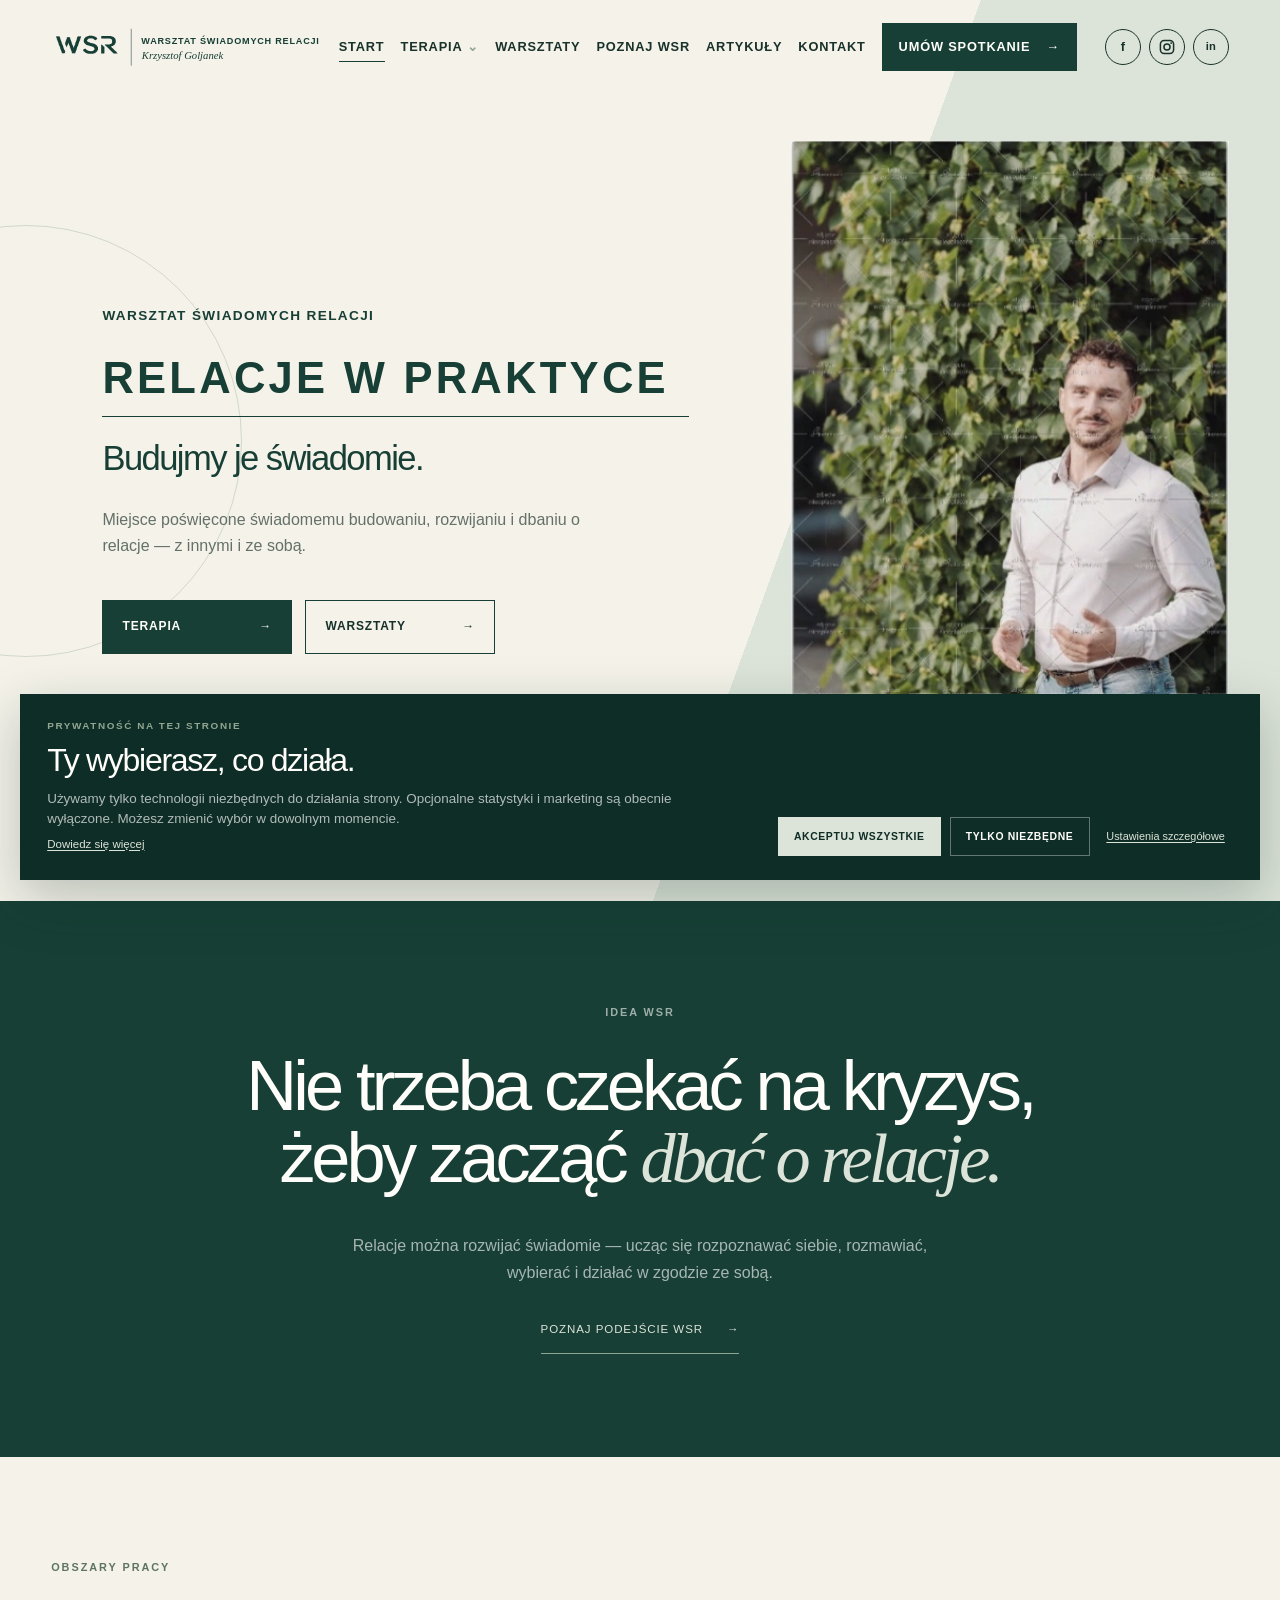
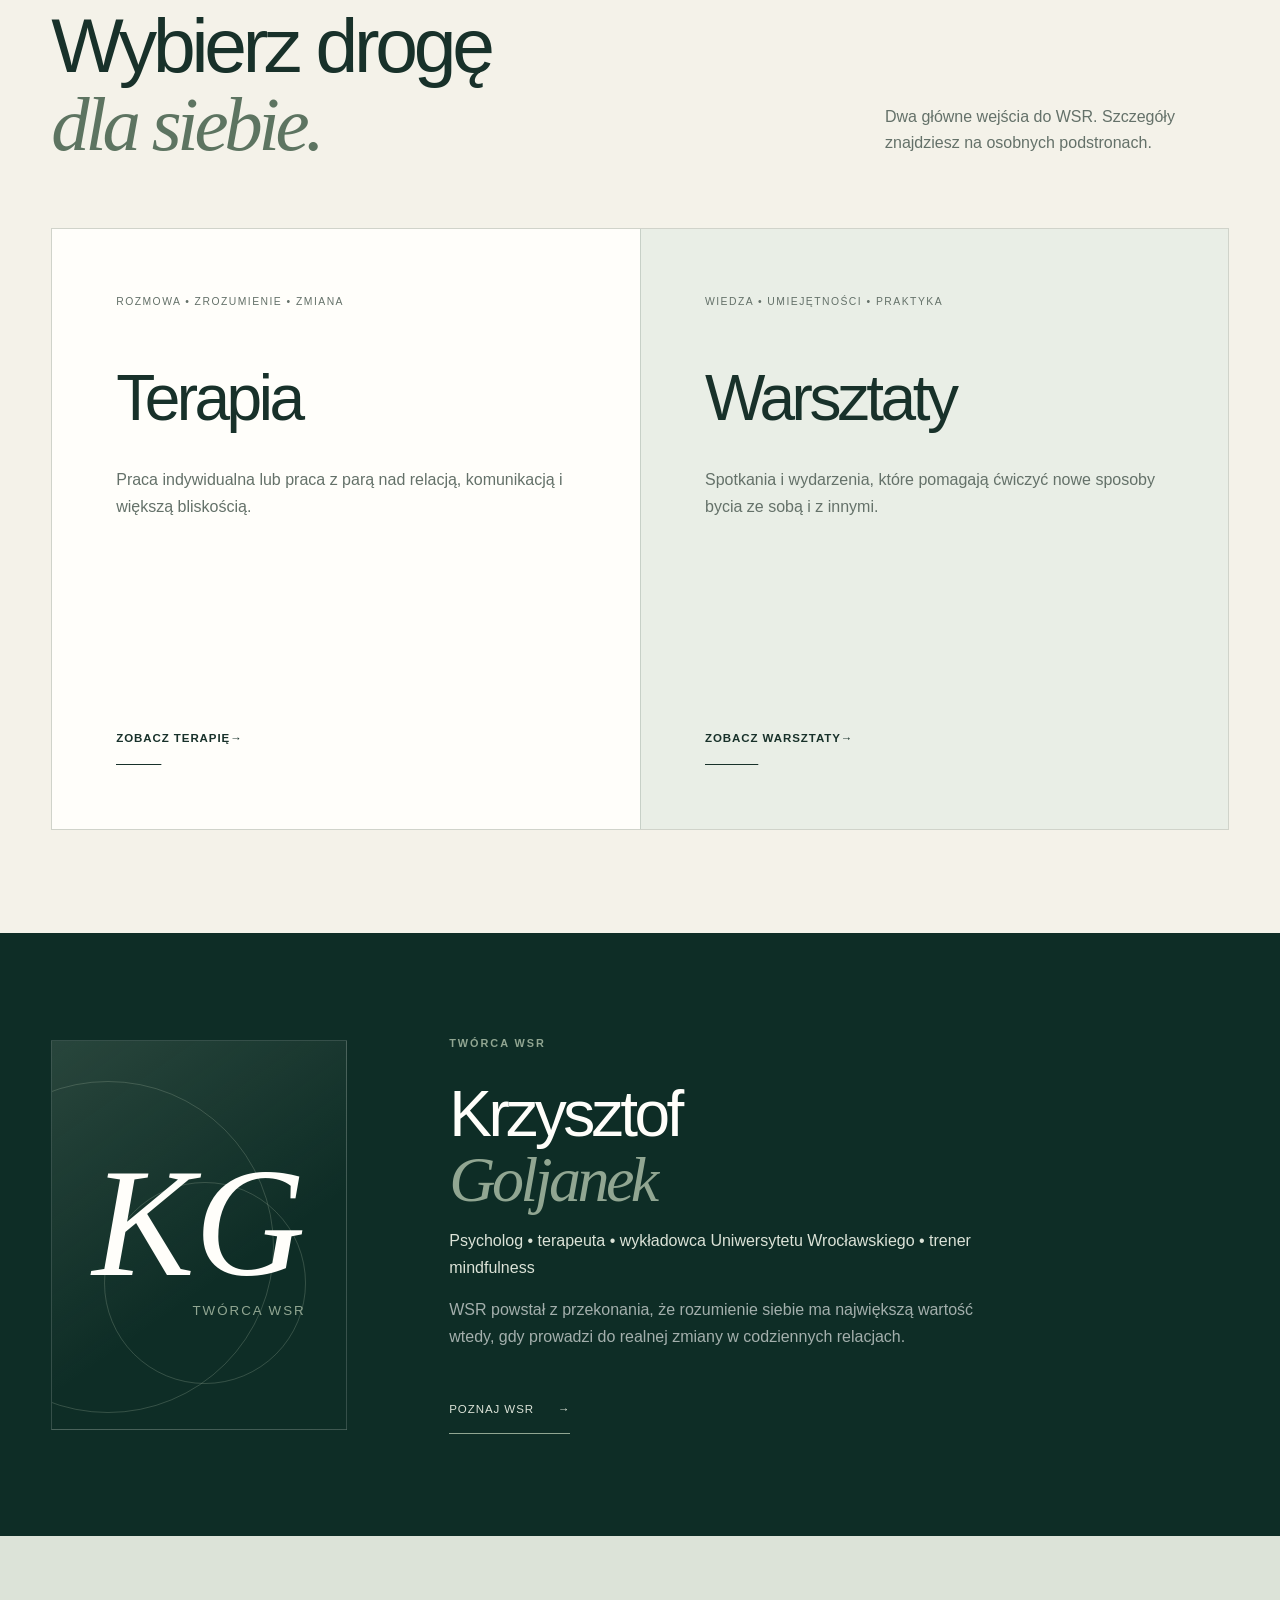
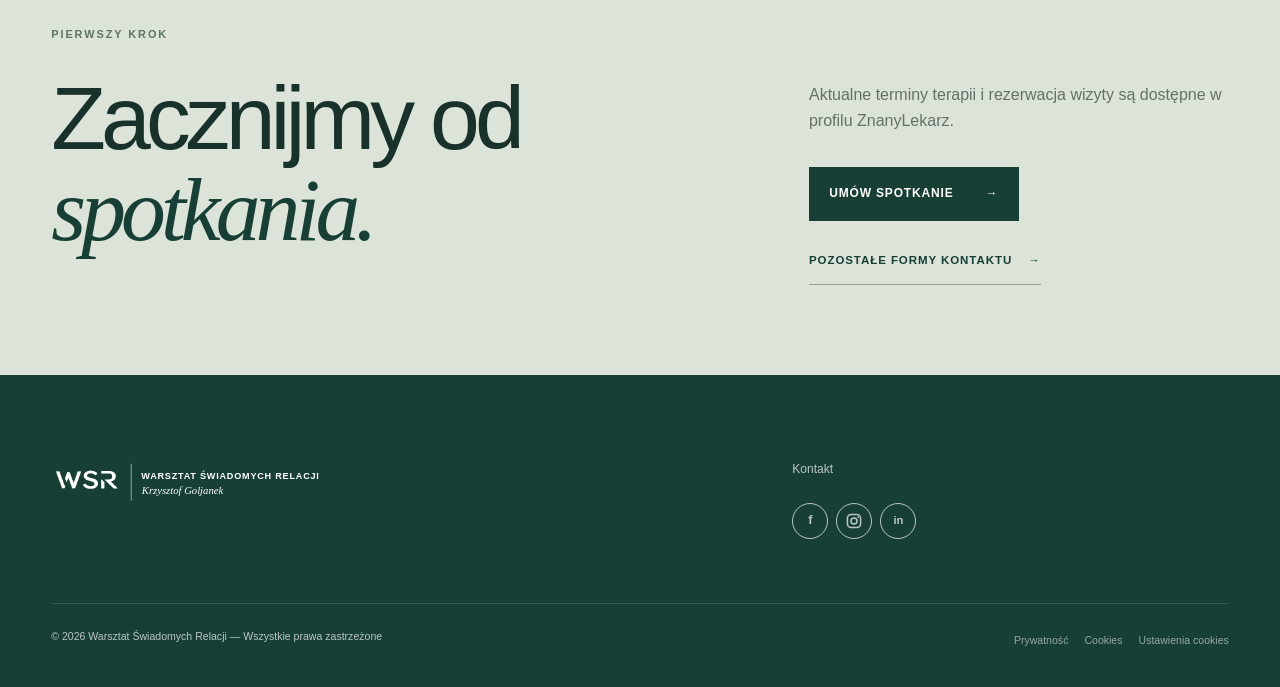
<file: index.html>
<!doctype html>
<html lang="pl">
  <head>
    <meta charset="utf-8"><meta name="viewport" content="width=device-width, initial-scale=1">
    <meta name="description" content="Warsztat Świadomych Relacji — terapia, warsztaty i praktyczne rozwijanie relacji z innymi oraz ze sobą.">
    <meta name="theme-color" content="#f4f2e9">
    <meta property="og:type" content="website"><meta property="og:title" content="Warsztat Świadomych Relacji"><meta property="og:description" content="Relacje w praktyce. Budujmy je świadomie.">
    <title>Warsztat Świadomych Relacji — Krzysztof Goljanek</title>
    <link rel="icon" href="assets/images/favicon.svg" type="image/svg+xml"><link rel="manifest" href="site.webmanifest"><link rel="preload" href="assets/images/krzysztof-hero.webp" as="image" type="image/webp"><link rel="stylesheet" href="assets/css/styles.css"><script src="assets/js/main.js" defer></script>
  </head>
  <body>
    <a class="skip-link" href="#main">Przejdź do treści</a>
    <header class="site-header" data-header><div class="container header-inner">
      <a class="brand" href="index.html" aria-label="Warsztat Świadomych Relacji — strona główna"><span class="brand-mark" aria-hidden="true">WSR</span><span class="brand-copy"><span>Warsztat Świadomych Relacji</span><i>Krzysztof Goljanek</i></span></a>
      <button class="menu-toggle" type="button" aria-expanded="false" aria-controls="main-nav"><span class="sr-only">Otwórz menu</span></button>
      <nav class="main-nav" id="main-nav" aria-label="Główna nawigacja"><a href="index.html">Start</a><details class="nav-dropdown"><summary>Terapia</summary><div class="dropdown-menu"><a href="terapia.html">Przegląd terapii</a><a href="terapia-indywidualna.html">Terapia indywidualna</a><a href="terapia-par.html">Terapia par</a></div></details><a href="warsztaty.html">Warsztaty</a><a href="poznaj-wsr.html">Poznaj WSR</a><a href="artykuly.html">Artykuły</a><a href="kontakt.html">Kontakt</a><a class="nav-booking booking-link" data-booking href="https://www.znanylekarz.pl/krzysztof-goljanek/psycholog/wroclaw">Umów spotkanie <span aria-hidden="true">→</span></a><span class="social-links social-links-menu" aria-label="Media społecznościowe"><a href="https://www.facebook.com/" target="_blank" rel="noopener" aria-label="Facebook">f</a><a href="https://www.instagram.com/" target="_blank" rel="noopener" aria-label="Instagram">◎</a><a href="https://www.linkedin.com/" target="_blank" rel="noopener" aria-label="LinkedIn">in</a></span></nav><span class="social-links social-links-header" aria-label="Media społecznościowe"><a href="https://www.facebook.com/" target="_blank" rel="noopener" aria-label="Facebook">f</a><a href="https://www.instagram.com/" target="_blank" rel="noopener" aria-label="Instagram">◎</a><a href="https://www.linkedin.com/" target="_blank" rel="noopener" aria-label="LinkedIn">in</a></span>
    </div></header>

    <main id="main">
      <section class="hero hero-home" id="start" aria-labelledby="hero-title"><div class="container hero-grid">
        <div class="hero-copy"><p class="hero-brandline reveal">Warsztat Świadomych Relacji</p><p class="hero-kicker reveal">RELACJE W PRAKTYCE</p><span class="hero-rule reveal" aria-hidden="true"></span><h1 id="hero-title" class="hero-title-refined reveal"><em>Budujmy je świadomie.</em></h1><p class="hero-intro reveal">Miejsce poświęcone świadomemu budowaniu, rozwijaniu i dbaniu o relacje — z innymi i ze sobą.</p><div class="hero-actions reveal"><a class="button button-primary" href="terapia.html">Terapia <span aria-hidden="true">→</span></a><a class="button button-ghost" href="warsztaty.html">Warsztaty <span aria-hidden="true">→</span></a></div></div>
        <figure class="hero-visual reveal"><div class="hero-image-wrap"><img src="assets/images/krzysztof-hero.webp" width="415" height="618" alt="Krzysztof Goljanek wśród zieleni" decoding="async" fetchpriority="high"><span class="image-note">Krzysztof Goljanek</span></div><figcaption>Twórca i główny specjalista Warsztatu Świadomych Relacji.</figcaption></figure>
      </div><a class="scroll-cue" href="#idea" aria-label="Przejdź do idei WSR"><span></span> Poznaj ideę WSR</a></section>

      <section class="idea section compact-section" id="idea" aria-labelledby="idea-title"><div class="container idea-inner"><p class="section-index reveal">Idea WSR</p><h2 id="idea-title" class="idea-quote reveal">Nie trzeba czekać na kryzys,<br>żeby zacząć <em>dbać o relacje.</em></h2><p class="idea-copy reveal">Relacje można rozwijać świadomie — ucząc się rozpoznawać siebie, rozmawiać, wybierać i działać w zgodzie ze sobą.</p><a class="inline-link inline-link-light reveal" href="poznaj-wsr.html">Poznaj podejście WSR <span aria-hidden="true">→</span></a></div></section>

      <section class="offer section compact-section" aria-labelledby="offer-title"><div class="container"><div class="section-heading"><div><p class="section-index reveal">Obszary pracy</p><h2 id="offer-title" class="section-title reveal">Wybierz drogę<br><em>dla siebie.</em></h2></div><p class="section-lead reveal">Dwa główne wejścia do WSR. Szczegóły znajdziesz na osobnych podstronach.</p></div><div class="offer-grid">
        <a class="offer-card therapy-card reveal" href="terapia.html" aria-label="Zobacz terapię"><p class="card-kicker">Rozmowa • Zrozumienie • Zmiana</p><h3>Terapia</h3><p>Praca indywidualna lub praca z parą nad relacją, komunikacją i większą bliskością.</p><span class="card-cta">Zobacz terapię <span aria-hidden="true">→</span></span></a>
        <a class="offer-card workshop-card reveal" href="warsztaty.html" aria-label="Zobacz warsztaty"><p class="card-kicker">Wiedza • Umiejętności • Praktyka</p><h3>Warsztaty</h3><p>Spotkania i wydarzenia, które pomagają ćwiczyć nowe sposoby bycia ze sobą i z innymi.</p><span class="card-cta">Zobacz warsztaty <span aria-hidden="true">→</span></span></a>
      </div></div></section>

      <section class="founder section compact-section" id="poznaj-wsr" aria-labelledby="founder-title"><div class="container founder-home-grid"><div class="founder-monogram reveal" aria-hidden="true"><span>KG</span><small>twórca WSR</small></div><div class="founder-copy"><p class="section-index reveal">Twórca WSR</p><h2 id="founder-title" class="section-title reveal">Krzysztof<br><em>Goljanek</em></h2><p class="founder-role reveal">Psycholog • terapeuta • wykładowca Uniwersytetu Wrocławskiego • trener mindfulness</p><p class="reveal">WSR powstał z przekonania, że rozumienie siebie ma największą wartość wtedy, gdy prowadzi do realnej zmiany w codziennych relacjach.</p><a class="inline-link inline-link-light reveal" href="poznaj-wsr.html">Poznaj WSR <span aria-hidden="true">→</span></a></div></div></section>

      <section class="contact compact-contact" id="kontakt" aria-labelledby="contact-title"><div class="container contact-grid"><div><p class="section-index reveal">Pierwszy krok</p><h2 id="contact-title" class="contact-title reveal">Zacznijmy od<br><em>spotkania.</em></h2></div><div class="contact-actions reveal"><p>Aktualne terminy terapii i rezerwacja wizyty są dostępne w profilu ZnanyLekarz.</p><a class="button button-light booking-link" data-booking href="https://www.znanylekarz.pl/krzysztof-goljanek/psycholog/wroclaw">Umów spotkanie <span aria-hidden="true">→</span></a><a class="contact-text-link" href="kontakt.html">Pozostałe formy kontaktu <span aria-hidden="true">→</span></a></div></div></section>
    </main>

    <footer class="site-footer"><div class="container footer-top"><a class="brand footer-brand" href="index.html" aria-label="Warsztat Świadomych Relacji — wróć na początek"><span class="brand-mark" aria-hidden="true">WSR</span><span class="brand-copy"><span>Warsztat Świadomych Relacji</span><i>Krzysztof Goljanek</i></span></a><nav class="footer-nav" aria-label="Kontakt i media"><a href="kontakt.html">Kontakt</a><span class="social-links social-links-footer" aria-label="Media społecznościowe"><a href="https://www.facebook.com/" target="_blank" rel="noopener" aria-label="Facebook">f</a><a href="https://www.instagram.com/" target="_blank" rel="noopener" aria-label="Instagram">◎</a><a href="https://www.linkedin.com/" target="_blank" rel="noopener" aria-label="LinkedIn">in</a></span></nav></div><div class="container footer-bottom"><p>© <span data-year>2026</span> Warsztat Świadomych Relacji — Wszystkie prawa zastrzeżone</p></div></footer>
    <div class="booking-transition" data-booking-transition aria-hidden="true" aria-live="polite"><div class="transition-mark">WSR</div><p>Przenosimy Cię do kalendarza Krzysztofa</p><span>ZnanyLekarz.pl</span><div class="transition-line" aria-hidden="true"></div></div>
  </body>
</html>
</file>
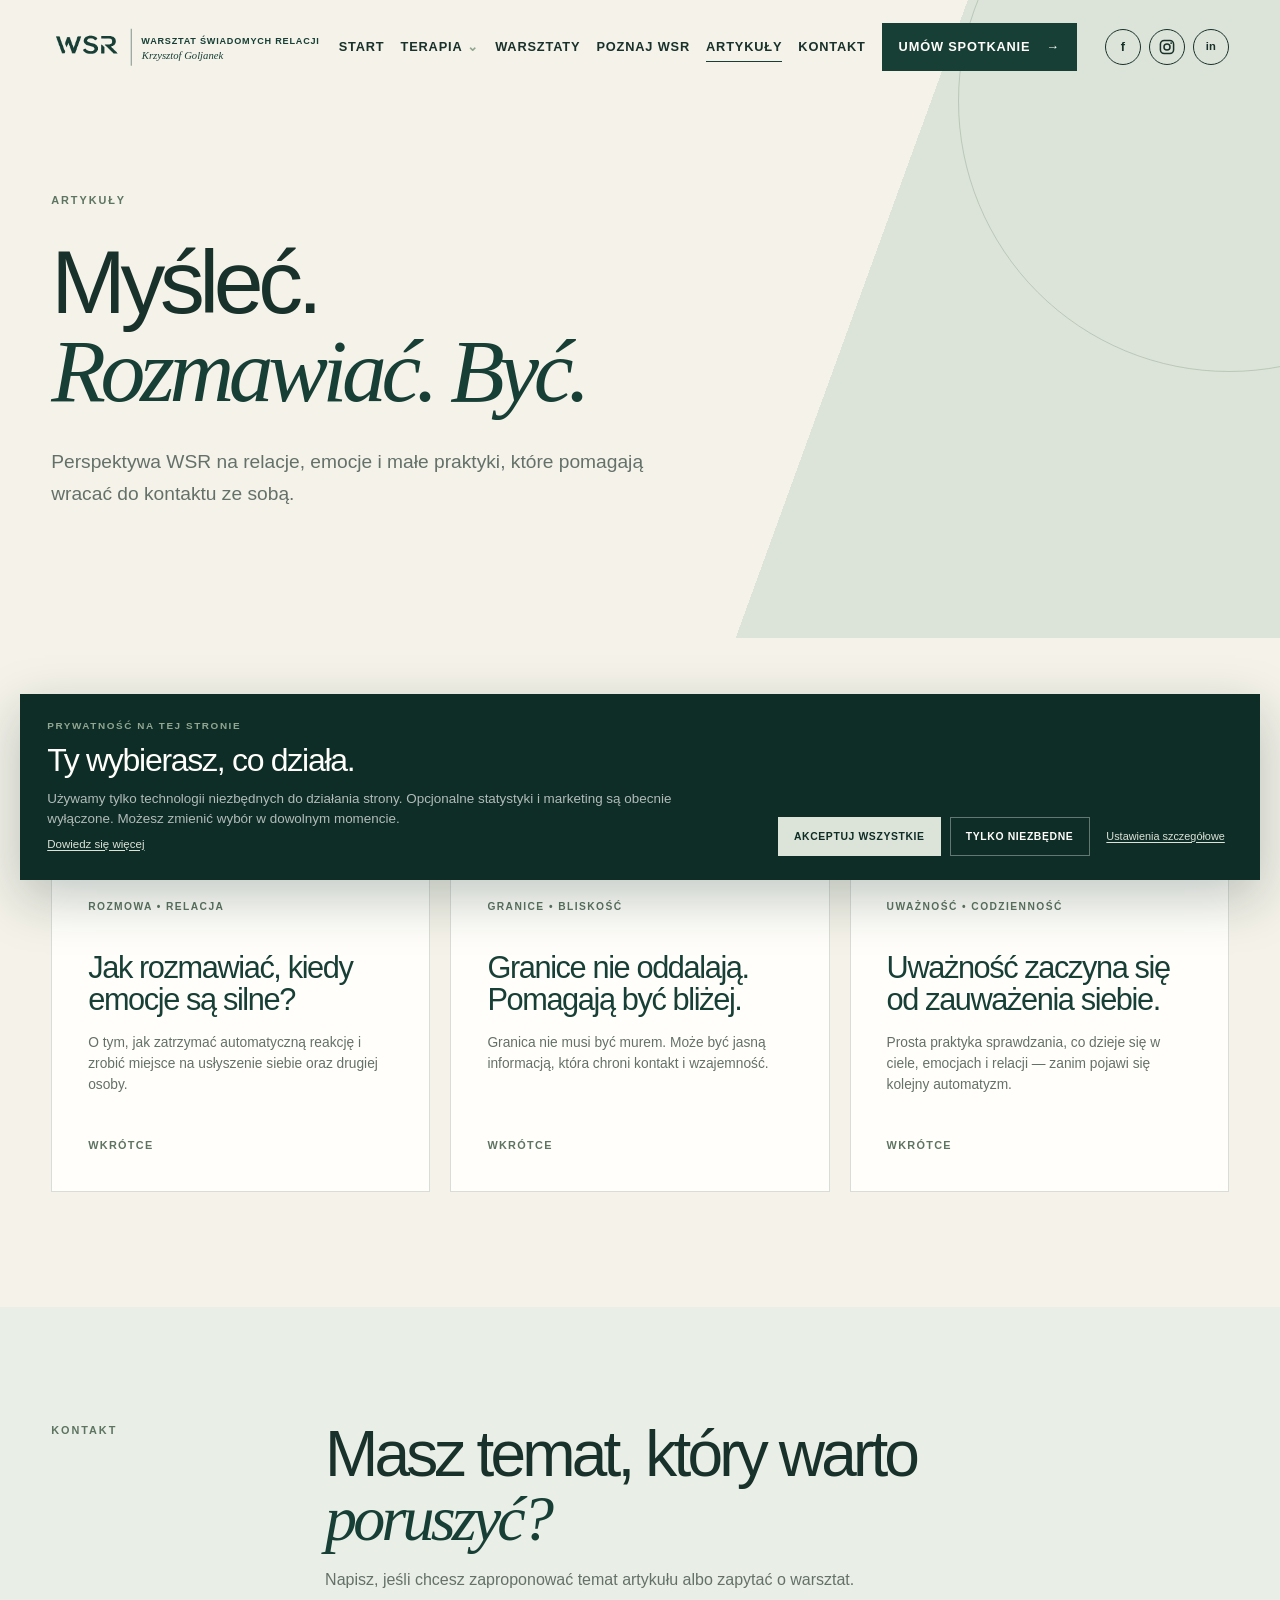
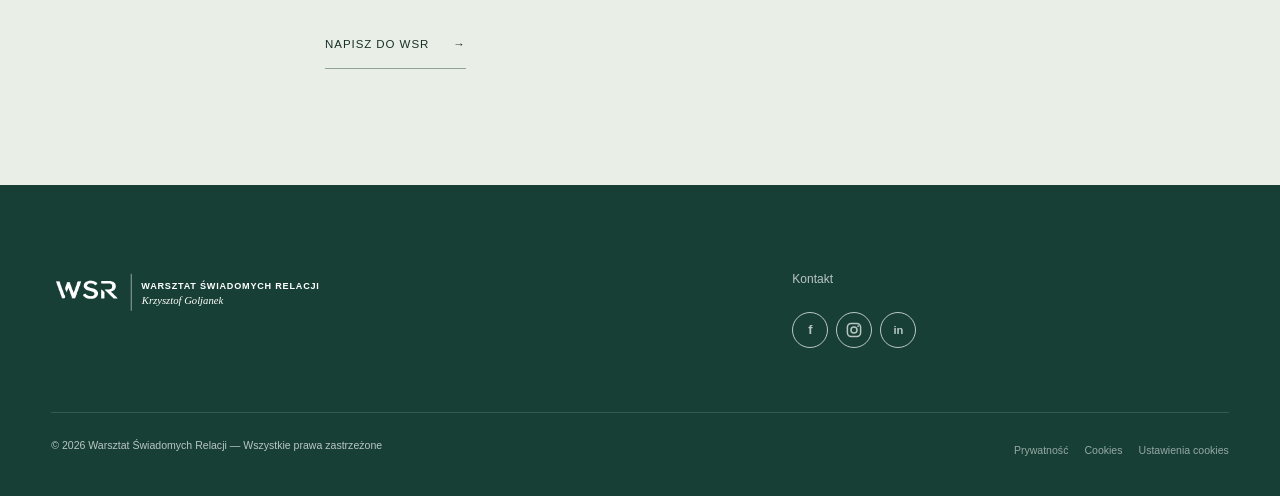
<file: artykuly.html>
<!doctype html>
<html lang="pl">
  <head>
    <meta charset="utf-8"><meta name="viewport" content="width=device-width,initial-scale=1">
    <meta name="description" content="Artykuły Warsztatu Świadomych Relacji — o relacjach, uważności i praktyce codziennego kontaktu ze sobą.">
    <meta name="theme-color" content="#f4f2e9"><title>Artykuły — Warsztat Świadomych Relacji</title>
    <link rel="icon" href="assets/images/favicon.svg" type="image/svg+xml"><link rel="stylesheet" href="assets/css/styles.css"><script src="assets/js/main.js" defer></script>
  </head>
  <body>
    <a class="skip-link" href="#main">Przejdź do treści</a>
    <header class="site-header" data-header><div class="container header-inner">
      <a class="brand" href="index.html" aria-label="WSR — strona główna"><span class="brand-mark" aria-hidden="true">WSR</span><span class="brand-copy"><span>Warsztat Świadomych Relacji</span><i>Krzysztof Goljanek</i></span></a>
      <button class="menu-toggle" type="button" aria-expanded="false" aria-controls="main-nav"><span class="sr-only">Otwórz menu</span></button>
      <nav class="main-nav" id="main-nav" aria-label="Główna nawigacja"><a href="index.html">Start</a><details class="nav-dropdown"><summary>Terapia</summary><div class="dropdown-menu"><a href="terapia.html">Przegląd terapii</a><a href="terapia-indywidualna.html">Terapia indywidualna</a><a href="terapia-par.html">Terapia par</a></div></details><a href="warsztaty.html">Warsztaty</a><a href="poznaj-wsr.html">Poznaj WSR</a><a href="artykuly.html">Artykuły</a><a href="kontakt.html">Kontakt</a><a class="nav-booking booking-link" data-booking href="https://www.znanylekarz.pl/krzysztof-goljanek/psycholog/wroclaw">Umów spotkanie <span aria-hidden="true">→</span></a><span class="social-links social-links-menu" aria-label="Media społecznościowe"><a href="https://www.facebook.com/" target="_blank" rel="noopener" aria-label="Facebook">f</a><a href="https://www.instagram.com/" target="_blank" rel="noopener" aria-label="Instagram">◎</a><a href="https://www.linkedin.com/" target="_blank" rel="noopener" aria-label="LinkedIn">in</a></span></nav><span class="social-links social-links-header" aria-label="Media społecznościowe"><a href="https://www.facebook.com/" target="_blank" rel="noopener" aria-label="Facebook">f</a><a href="https://www.instagram.com/" target="_blank" rel="noopener" aria-label="Instagram">◎</a><a href="https://www.linkedin.com/" target="_blank" rel="noopener" aria-label="LinkedIn">in</a></span>
    </div></header>

    <main id="main">
      <section class="page-hero"><div class="container page-hero-inner"><p class="eyebrow reveal">Artykuły</p><h1 class="page-title reveal">Myśleć.<br><em>Rozmawiać. Być.</em></h1><p class="page-lead reveal">Perspektywa WSR na relacje, emocje i małe praktyki, które pomagają wracać do kontaktu ze sobą.</p></div></section>
      <section class="article-list-section"><div class="container"><div class="article-intro"><p class="section-index reveal">Perspektywa WSR</p><p class="section-lead reveal">Artykuły będą rozwijane razem z kolejnymi materiałami i doświadczeniami z pracy.</p></div><div class="article-grid">
        <article class="article-card reveal"><p class="article-card-kicker">Rozmowa • Relacja</p><h2>Jak rozmawiać, kiedy emocje są silne?</h2><p>O tym, jak zatrzymać automatyczną reakcję i zrobić miejsce na usłyszenie siebie oraz drugiej osoby.</p><span class="article-card-status">Wkrótce</span></article>
        <article class="article-card reveal"><p class="article-card-kicker">Granice • Bliskość</p><h2>Granice nie oddalają. Pomagają być bliżej.</h2><p>Granica nie musi być murem. Może być jasną informacją, która chroni kontakt i wzajemność.</p><span class="article-card-status">Wkrótce</span></article>
        <article class="article-card reveal"><p class="article-card-kicker">Uważność • Codzienność</p><h2>Uważność zaczyna się od zauważenia siebie.</h2><p>Prosta praktyka sprawdzania, co dzieje się w ciele, emocjach i relacji — zanim pojawi się kolejny automatyzm.</p><span class="article-card-status">Wkrótce</span></article>
      </div></div></section>
      <section class="article-note"><div class="container article-note-inner"><p class="section-index">Kontakt</p><div><h2>Masz temat, który warto <em>poruszyć?</em></h2><p>Napisz, jeśli chcesz zaproponować temat artykułu albo zapytać o warsztat.</p><a class="inline-link" href="kontakt.html">Napisz do WSR <span aria-hidden="true">→</span></a></div></div></section>
    </main>

    <footer class="site-footer"><div class="container footer-top"><a class="brand footer-brand" href="index.html" aria-label="Warsztat Świadomych Relacji — wróć na początek"><span class="brand-mark" aria-hidden="true">WSR</span><span class="brand-copy"><span>Warsztat Świadomych Relacji</span><i>Krzysztof Goljanek</i></span></a><nav class="footer-nav" aria-label="Kontakt i media"><a href="kontakt.html">Kontakt</a><span class="social-links social-links-footer" aria-label="Media społecznościowe"><a href="https://www.facebook.com/" target="_blank" rel="noopener" aria-label="Facebook">f</a><a href="https://www.instagram.com/" target="_blank" rel="noopener" aria-label="Instagram">◎</a><a href="https://www.linkedin.com/" target="_blank" rel="noopener" aria-label="LinkedIn">in</a></span></nav></div><div class="container footer-bottom"><p>© <span data-year>2026</span> Warsztat Świadomych Relacji — Wszystkie prawa zastrzeżone</p></div></footer>
    <div class="booking-transition" data-booking-transition aria-hidden="true"><div class="transition-mark">WSR</div><p>Przenosimy Cię do kalendarza Krzysztofa</p><span>ZnanyLekarz.pl</span><div class="transition-line"></div></div>
  </body>
</html>
</file>
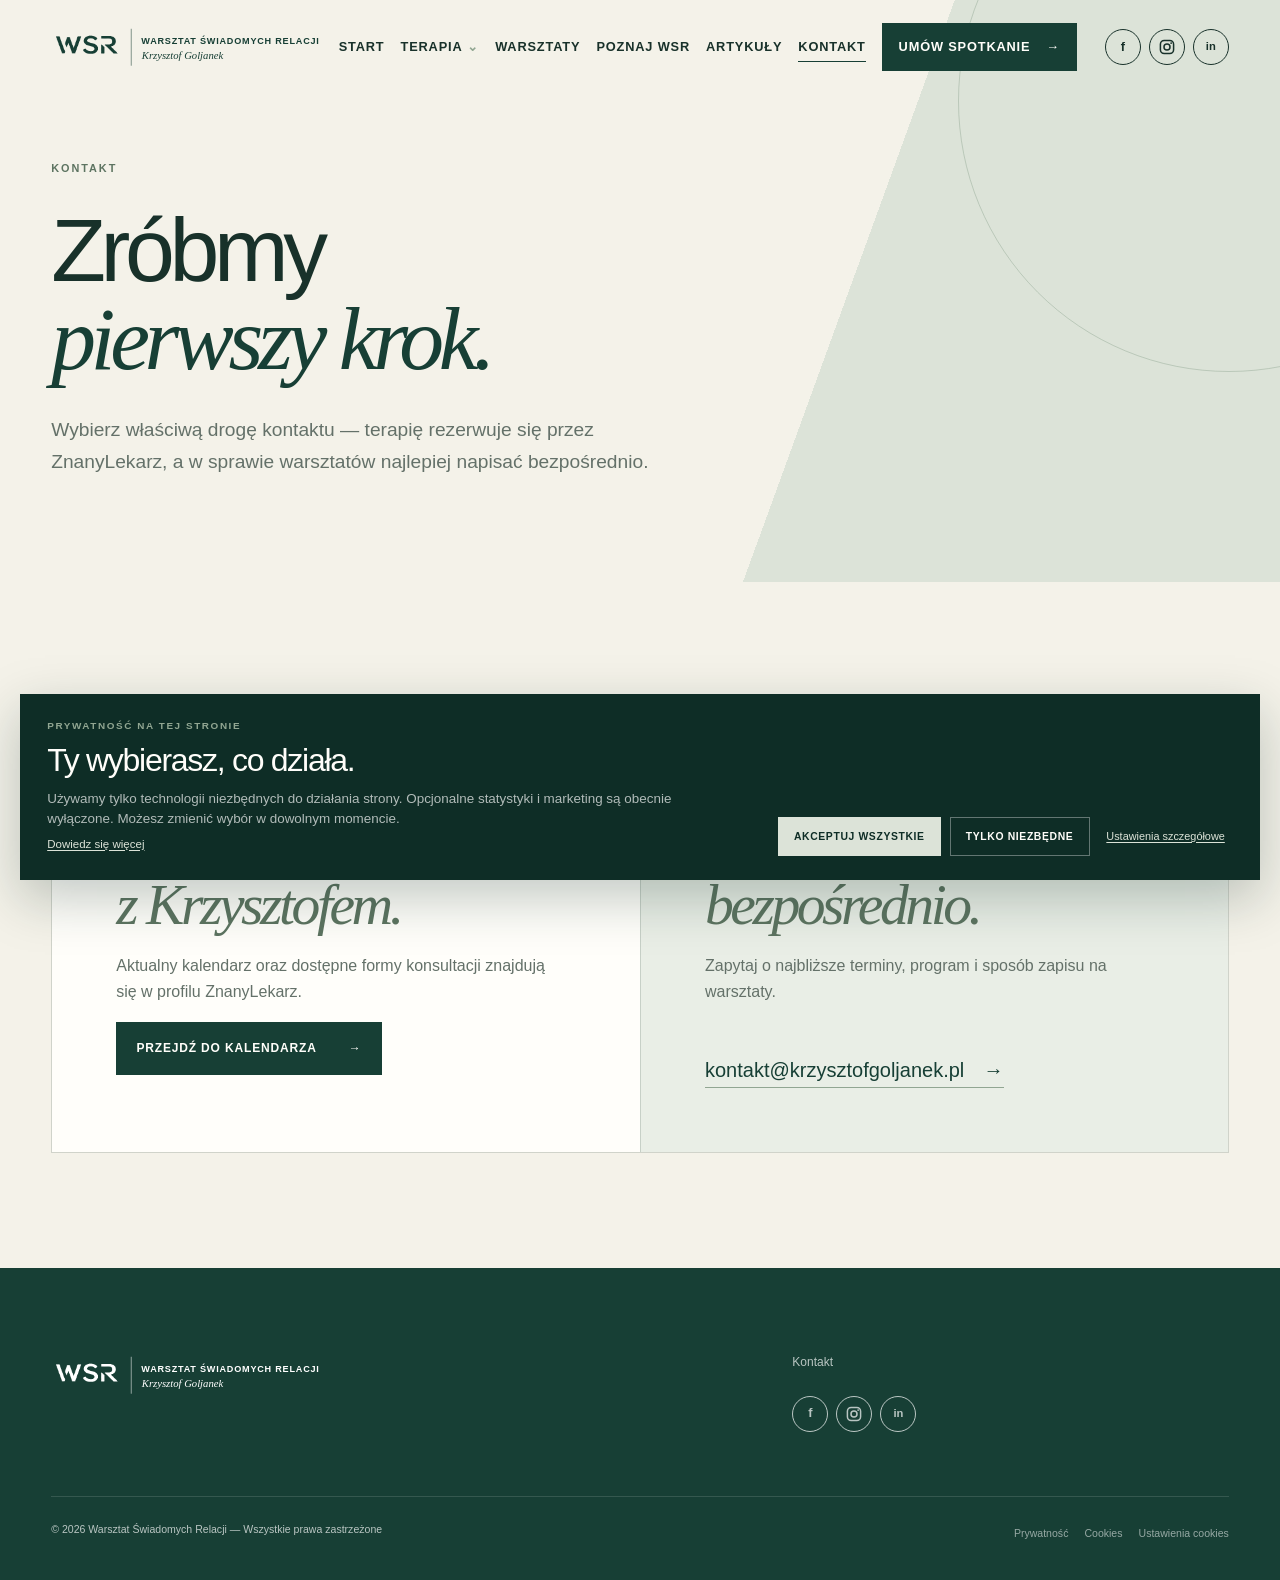
<file: kontakt.html>
<!doctype html>
<html lang="pl"><head><meta charset="utf-8"><meta name="viewport" content="width=device-width,initial-scale=1"><meta name="description" content="Kontakt z Warsztatem Świadomych Relacji i rezerwacja terapii u Krzysztofa Goljanka."><meta name="theme-color" content="#f4f2e9"><title>Kontakt — Warsztat Świadomych Relacji</title><link rel="icon" href="assets/images/favicon.svg" type="image/svg+xml"><link rel="stylesheet" href="assets/css/styles.css"><script src="assets/js/main.js" defer></script></head>
<body><a class="skip-link" href="#main">Przejdź do treści</a><header class="site-header" data-header><div class="container header-inner"><a class="brand" href="index.html" aria-label="WSR — strona główna"><span class="brand-mark" aria-hidden="true">WSR</span><span class="brand-copy"><span>Warsztat Świadomych Relacji</span><i>Krzysztof Goljanek</i></span></a><button class="menu-toggle" type="button" aria-expanded="false" aria-controls="main-nav"><span class="sr-only">Otwórz menu</span></button><nav class="main-nav" id="main-nav" aria-label="Główna nawigacja"><a href="index.html">Start</a><details class="nav-dropdown"><summary>Terapia</summary><div class="dropdown-menu"><a href="terapia.html">Przegląd terapii</a><a href="terapia-indywidualna.html">Terapia indywidualna</a><a href="terapia-par.html">Terapia par</a></div></details><a href="warsztaty.html">Warsztaty</a><a href="poznaj-wsr.html">Poznaj WSR</a><a href="artykuly.html">Artykuły</a><a href="kontakt.html">Kontakt</a><a class="nav-booking booking-link" data-booking href="https://www.znanylekarz.pl/krzysztof-goljanek/psycholog/wroclaw">Umów spotkanie <span aria-hidden="true">→</span></a><span class="social-links social-links-menu" aria-label="Media społecznościowe"><a href="https://www.facebook.com/" target="_blank" rel="noopener" aria-label="Facebook">f</a><a href="https://www.instagram.com/" target="_blank" rel="noopener" aria-label="Instagram">◎</a><a href="https://www.linkedin.com/" target="_blank" rel="noopener" aria-label="LinkedIn">in</a></span></nav><span class="social-links social-links-header" aria-label="Media społecznościowe"><a href="https://www.facebook.com/" target="_blank" rel="noopener" aria-label="Facebook">f</a><a href="https://www.instagram.com/" target="_blank" rel="noopener" aria-label="Instagram">◎</a><a href="https://www.linkedin.com/" target="_blank" rel="noopener" aria-label="LinkedIn">in</a></span></div></header>
<main id="main"><section class="page-hero page-hero-small"><div class="container page-hero-inner"><p class="eyebrow reveal">Kontakt</p><h1 class="page-title reveal">Zróbmy<br><em>pierwszy krok.</em></h1><p class="page-lead reveal">Wybierz właściwą drogę kontaktu — terapię rezerwuje się przez ZnanyLekarz, a w sprawie warsztatów najlepiej napisać bezpośrednio.</p></div></section><section class="contact-options"><div class="container contact-options-grid"><article class="contact-option reveal"><p class="section-index">Terapia</p><h2>Umów spotkanie<br><em>z Krzysztofem.</em></h2><p>Aktualny kalendarz oraz dostępne formy konsultacji znajdują się w profilu ZnanyLekarz.</p><a class="button button-primary booking-link" data-booking href="https://www.znanylekarz.pl/krzysztof-goljanek/psycholog/wroclaw">Przejdź do kalendarza <span>→</span></a></article><article class="contact-option contact-option-sage reveal"><p class="section-index">Warsztaty i wydarzenia</p><h2>Napisz<br><em>bezpośrednio.</em></h2><p>Zapytaj o najbliższe terminy, program i sposób zapisu na warsztaty.</p><a class="mail-link" href="mailto:kontakt@krzysztofgoljanek.pl?subject=Kontakt%20WSR">kontakt@krzysztofgoljanek.pl <span>→</span></a></article></div></section></main><footer class="site-footer"><div class="container footer-top"><a class="brand footer-brand" href="index.html"><span class="brand-mark" aria-hidden="true">WSR</span><span class="brand-copy"><span>Warsztat Świadomych Relacji</span><i>Krzysztof Goljanek</i></span></a><nav class="footer-nav" aria-label="Kontakt i media"><a href="kontakt.html">Kontakt</a><span class="social-links social-links-footer" aria-label="Media społecznościowe"><a href="https://www.facebook.com/" target="_blank" rel="noopener" aria-label="Facebook">f</a><a href="https://www.instagram.com/" target="_blank" rel="noopener" aria-label="Instagram">◎</a><a href="https://www.linkedin.com/" target="_blank" rel="noopener" aria-label="LinkedIn">in</a></span></nav></div><div class="container footer-bottom"><p>© <span data-year>2026</span> Warsztat Świadomych Relacji — Wszystkie prawa zastrzeżone</p></div></footer><div class="booking-transition" data-booking-transition aria-hidden="true"><div class="transition-mark">WSR</div><p>Przenosimy Cię do kalendarza Krzysztofa</p><span>ZnanyLekarz.pl</span><div class="transition-line"></div></div></body></html>
</file>
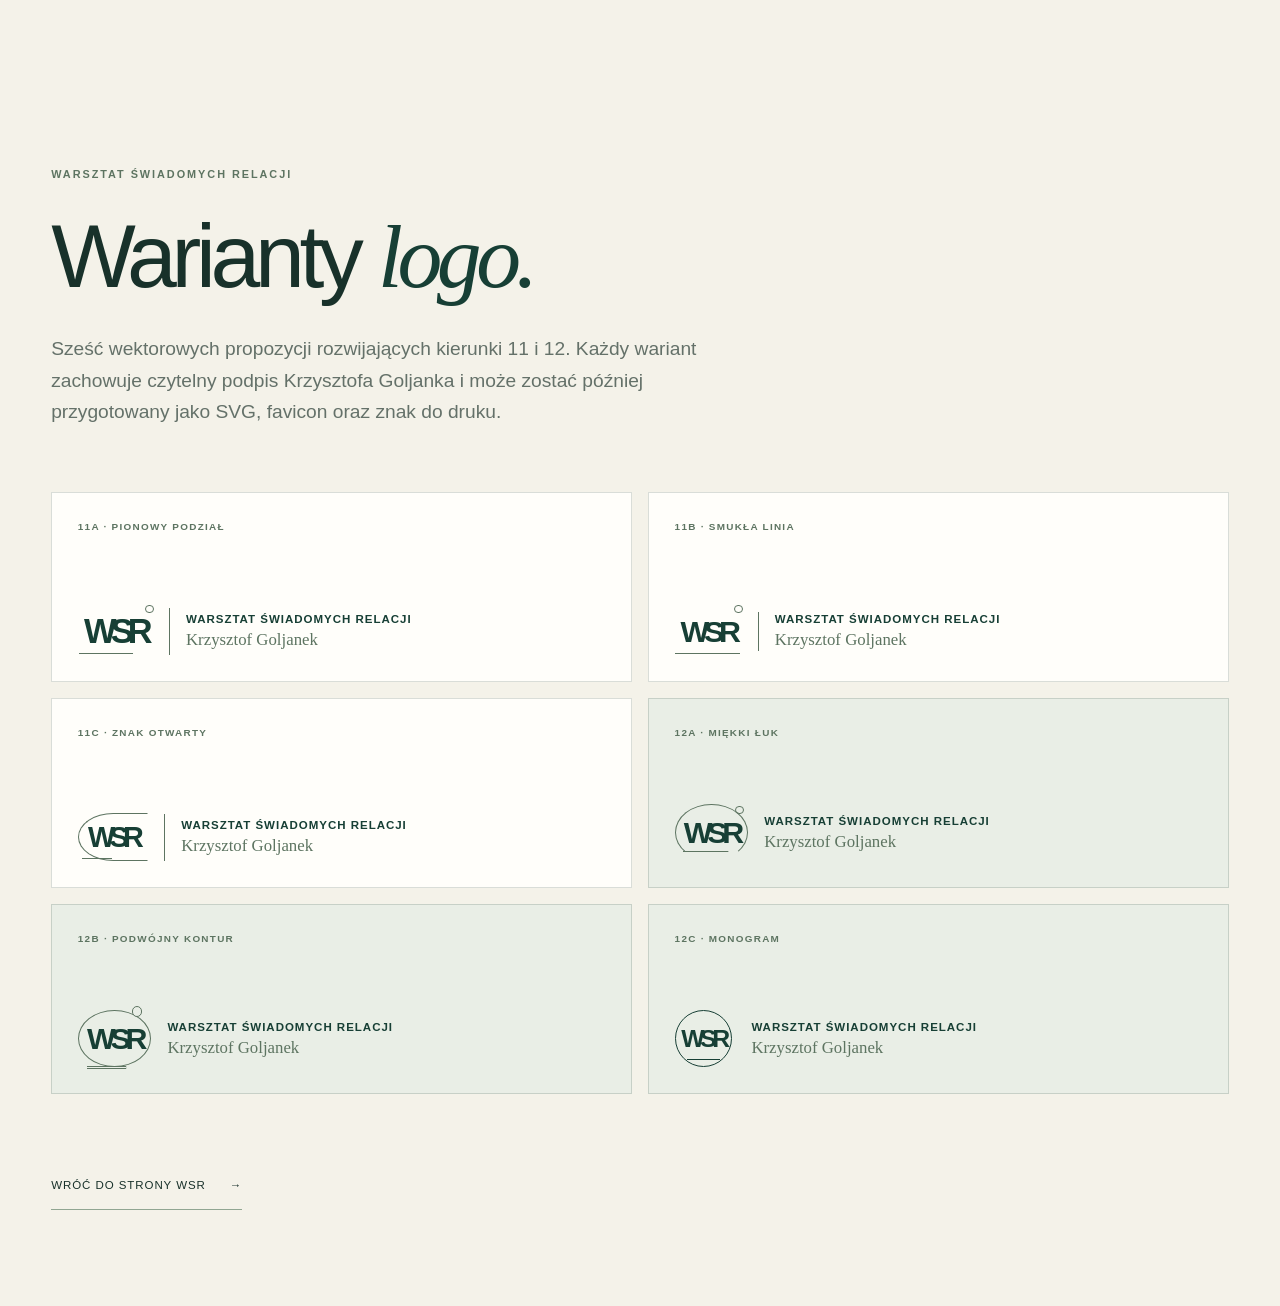
<file: logo-variants-v2.html>
<!doctype html>
<html lang="pl">
  <head>
    <meta charset="utf-8"><meta name="viewport" content="width=device-width,initial-scale=1">
    <meta name="robots" content="noindex,nofollow">
    <title>Warianty logo WSR — podgląd</title>
    <link rel="icon" href="assets/images/favicon.svg" type="image/svg+xml"><link rel="stylesheet" href="assets/css/styles.css">
  </head>
  <body class="logo-board-page">
    <main id="main" class="logo-board">
      <div class="container">
        <p class="eyebrow">Warsztat Świadomych Relacji</p>
        <h1 class="page-title">Warianty <em>logo.</em></h1>
        <p class="page-lead">Sześć wektorowych propozycji rozwijających kierunki 11 i 12. Każdy wariant zachowuje czytelny podpis Krzysztofa Goljanka i może zostać później przygotowany jako SVG, favicon oraz znak do druku.</p>
        <div class="logo-proposals">
          <article class="logo-proposal logo-proposal-light">
            <p class="logo-proposal-label">11A · pionowy podział</p>
            <div class="logo-lockup logo-lockup-11a"><span class="logo-proposal-mark">WSR</span><span class="logo-proposal-divider" aria-hidden="true"></span><span class="logo-proposal-copy"><strong>Warsztat Świadomych Relacji</strong><i>Krzysztof Goljanek</i></span></div>
          </article>
          <article class="logo-proposal logo-proposal-light">
            <p class="logo-proposal-label">11B · smukła linia</p>
            <div class="logo-lockup logo-lockup-11b"><span class="logo-proposal-mark">WSR</span><span class="logo-proposal-divider" aria-hidden="true"></span><span class="logo-proposal-copy"><strong>Warsztat Świadomych Relacji</strong><i>Krzysztof Goljanek</i></span></div>
          </article>
          <article class="logo-proposal logo-proposal-light">
            <p class="logo-proposal-label">11C · znak otwarty</p>
            <div class="logo-lockup logo-lockup-11c"><span class="logo-proposal-mark">WSR</span><span class="logo-proposal-divider" aria-hidden="true"></span><span class="logo-proposal-copy"><strong>Warsztat Świadomych Relacji</strong><i>Krzysztof Goljanek</i></span></div>
          </article>
          <article class="logo-proposal logo-proposal-sage">
            <p class="logo-proposal-label">12A · miękki łuk</p>
            <div class="logo-lockup logo-lockup-12a"><span class="logo-proposal-mark">WSR</span><span class="logo-proposal-copy"><strong>Warsztat Świadomych Relacji</strong><i>Krzysztof Goljanek</i></span></div>
          </article>
          <article class="logo-proposal logo-proposal-sage">
            <p class="logo-proposal-label">12B · podwójny kontur</p>
            <div class="logo-lockup logo-lockup-12b"><span class="logo-proposal-mark">WSR</span><span class="logo-proposal-copy"><strong>Warsztat Świadomych Relacji</strong><i>Krzysztof Goljanek</i></span></div>
          </article>
          <article class="logo-proposal logo-proposal-sage">
            <p class="logo-proposal-label">12C · monogram</p>
            <div class="logo-lockup logo-lockup-12c"><span class="logo-proposal-mark">WSR</span><span class="logo-proposal-copy"><strong>Warsztat Świadomych Relacji</strong><i>Krzysztof Goljanek</i></span></div>
          </article>
        </div>
        <a class="inline-link" href="index.html">Wróć do strony WSR <span aria-hidden="true">→</span></a>
      </div>
    </main>
  </body>
</html>
</file>
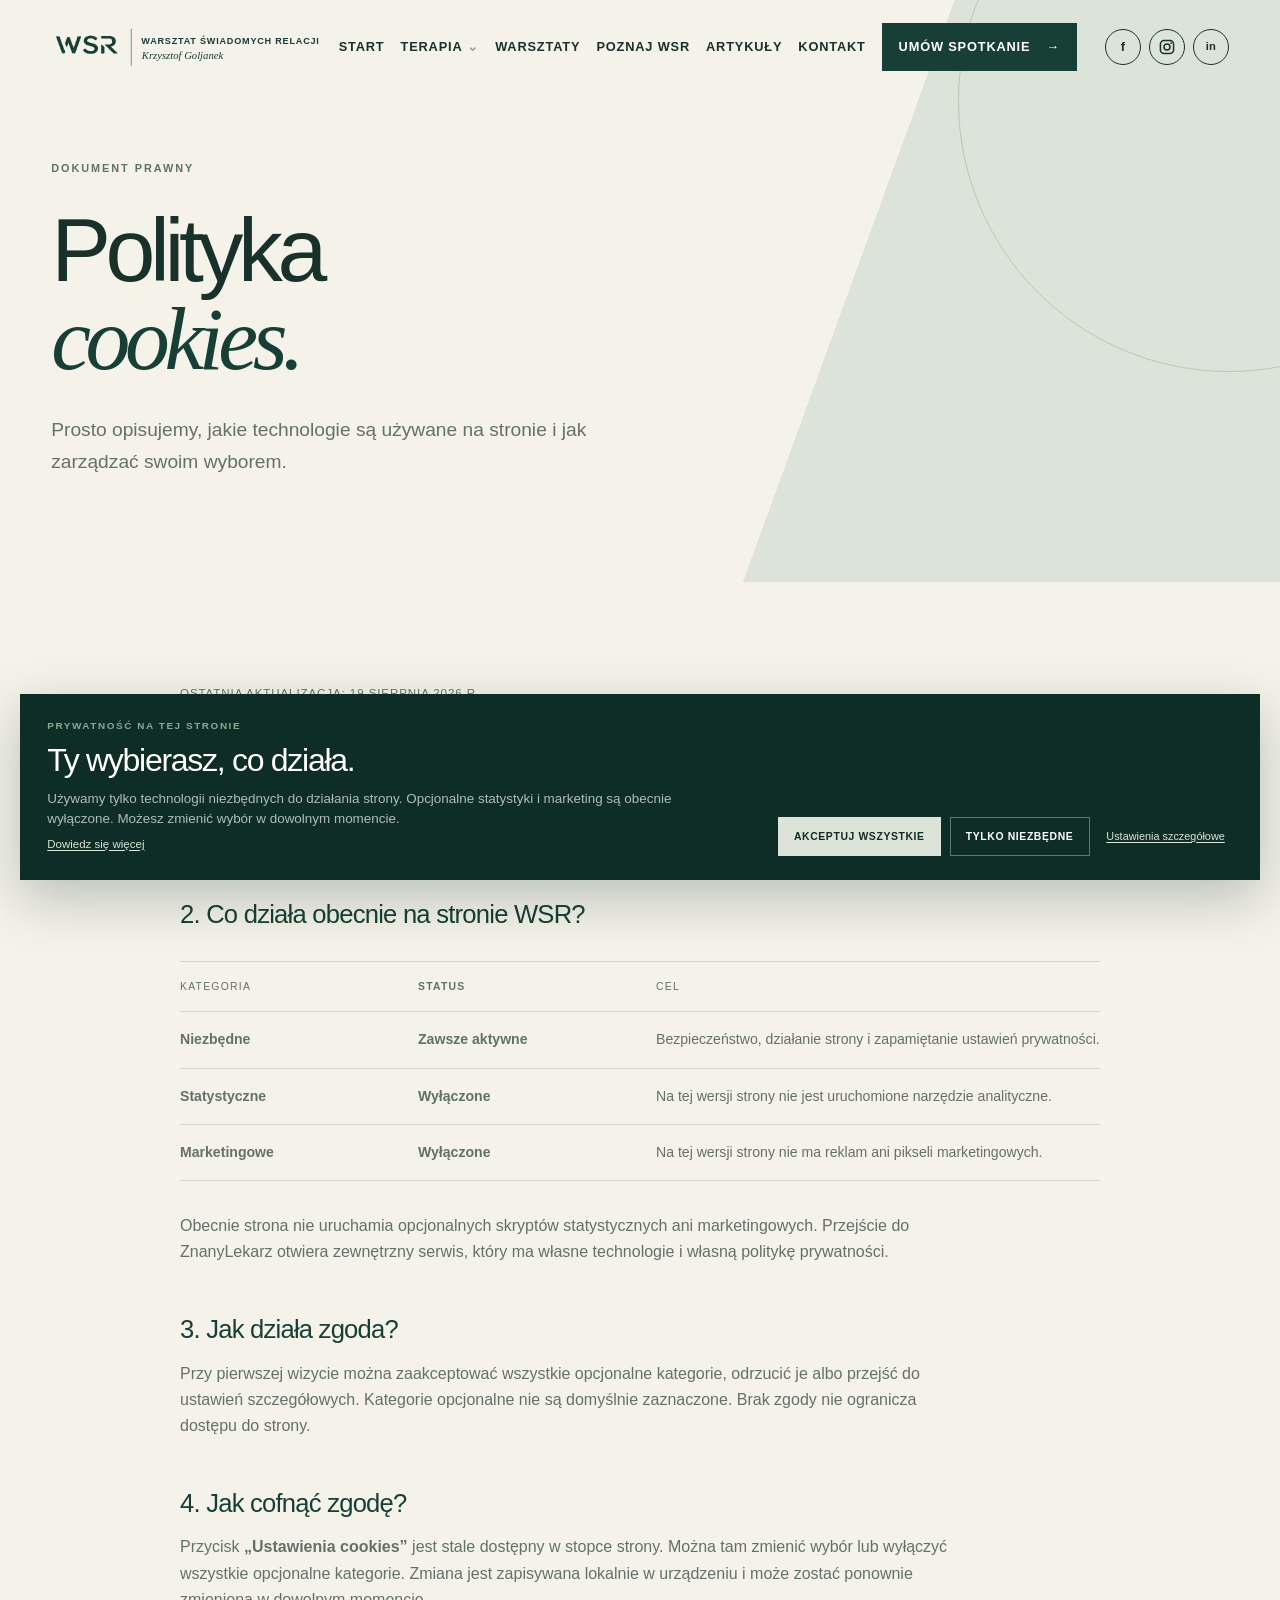
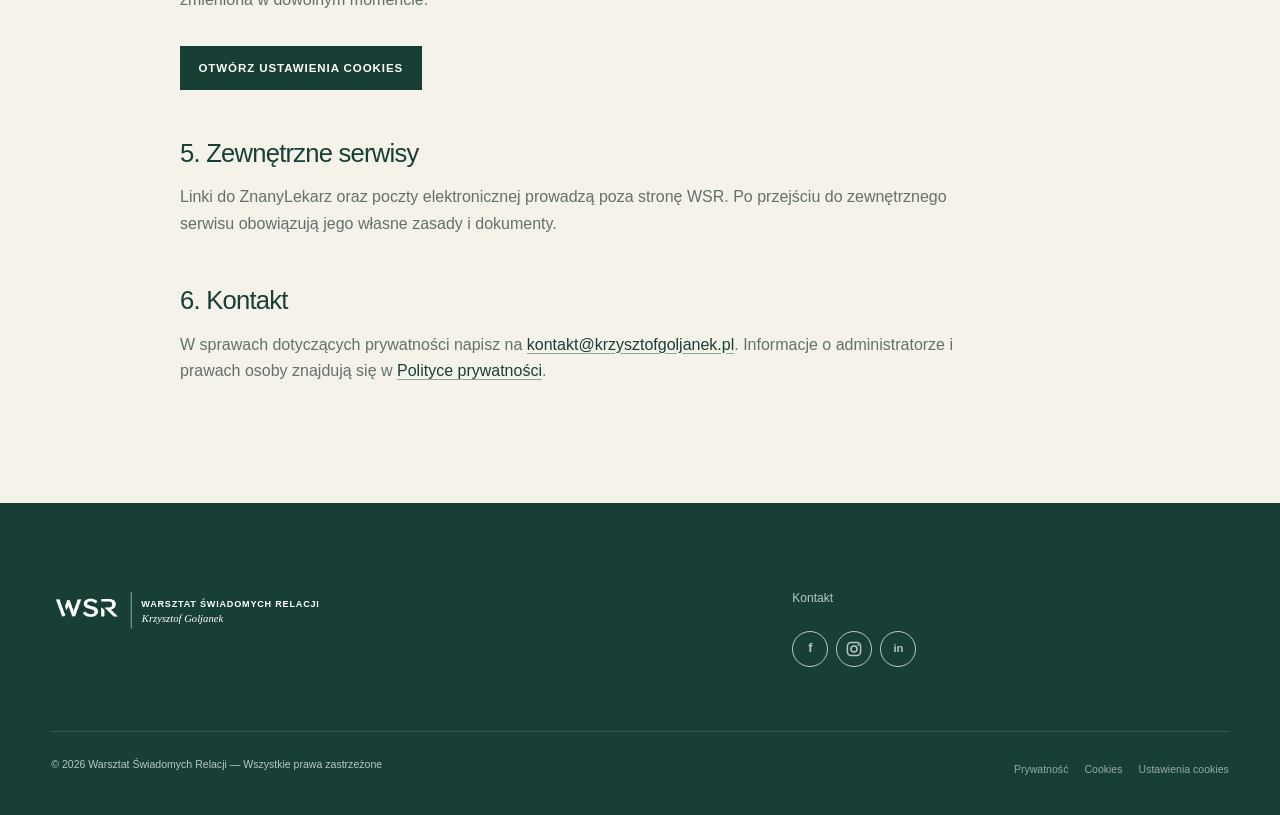
<file: polityka-cookies.html>
<!doctype html>
<html lang="pl">
<head>
  <meta charset="utf-8"><meta name="viewport" content="width=device-width, initial-scale=1"><meta name="theme-color" content="#f4f2e9">
  <meta name="description" content="Polityka cookies i ustawienia prywatności Warsztatu Świadomych Relacji.">
  <title>Polityka cookies — WSR</title>
  <link rel="icon" href="assets/images/favicon.svg" type="image/svg+xml"><link rel="stylesheet" href="assets/css/styles.css"><script src="assets/js/main.js" defer></script>
</head>
<body><a class="skip-link" href="#main">Przejdź do treści</a><header class="site-header" data-header><div class="container header-inner"><a class="brand" href="index.html" aria-label="WSR — strona główna"><span class="brand-mark" aria-hidden="true">WSR</span><span class="brand-copy"><span>Warsztat Świadomych Relacji</span><i>Krzysztof Goljanek</i></span></a><button class="menu-toggle" type="button" aria-expanded="false" aria-controls="main-nav"><span class="sr-only">Otwórz menu</span></button><nav class="main-nav" id="main-nav" aria-label="Główna nawigacja"><a href="index.html">Start</a><details class="nav-dropdown"><summary>Terapia</summary><div class="dropdown-menu"><a href="terapia.html">Przegląd terapii</a><a href="terapia-indywidualna.html">Terapia indywidualna</a><a href="terapia-par.html">Terapia par</a></div></details><a href="warsztaty.html">Warsztaty</a><a href="poznaj-wsr.html">Poznaj WSR</a><a href="artykuly.html">Artykuły</a><a href="kontakt.html">Kontakt</a><a class="nav-booking booking-link" data-booking href="https://www.znanylekarz.pl/krzysztof-goljanek/psycholog/wroclaw">Umów spotkanie <span aria-hidden="true">→</span></a><span class="social-links social-links-menu" aria-label="Media społecznościowe"><a href="https://www.facebook.com/" target="_blank" rel="noopener" aria-label="Facebook">f</a><a href="https://www.instagram.com/" target="_blank" rel="noopener" aria-label="Instagram">◎</a><a href="https://www.linkedin.com/" target="_blank" rel="noopener" aria-label="LinkedIn">in</a></span></nav><span class="social-links social-links-header" aria-label="Media społecznościowe"><a href="https://www.facebook.com/" target="_blank" rel="noopener" aria-label="Facebook">f</a><a href="https://www.instagram.com/" target="_blank" rel="noopener" aria-label="Instagram">◎</a><a href="https://www.linkedin.com/" target="_blank" rel="noopener" aria-label="LinkedIn">in</a></span></div></header>
<main id="main" class="legal-page"><section class="page-hero page-hero-small"><div class="container page-hero-inner"><p class="eyebrow reveal">Dokument prawny</p><h1 class="page-title reveal">Polityka<br><em>cookies.</em></h1><p class="page-lead reveal">Prosto opisujemy, jakie technologie są używane na stronie i jak zarządzać swoim wyborem.</p></div></section><article class="legal-content container"><p class="legal-updated">Ostatnia aktualizacja: 19 sierpnia 2026 r.</p><h2>1. Czym są cookies?</h2><p>Cookies to małe pliki zapisywane w urządzeniu użytkownika. Mogą być niezbędne do działania serwisu albo służyć dodatkowym celom, takim jak statystyka lub marketing.</p><h2>2. Co działa obecnie na stronie WSR?</h2><div class="cookie-table" role="table" aria-label="Kategorie technologii"><div class="cookie-row cookie-head" role="row"><span>Kategoria</span><span>Status</span><span>Cel</span></div><div class="cookie-row" role="row"><strong>Niezbędne</strong><span>Zawsze aktywne</span><span>Bezpieczeństwo, działanie strony i zapamiętanie ustawień prywatności.</span></div><div class="cookie-row" role="row"><strong>Statystyczne</strong><span>Wyłączone</span><span>Na tej wersji strony nie jest uruchomione narzędzie analityczne.</span></div><div class="cookie-row" role="row"><strong>Marketingowe</strong><span>Wyłączone</span><span>Na tej wersji strony nie ma reklam ani pikseli marketingowych.</span></div></div><p>Obecnie strona nie uruchamia opcjonalnych skryptów statystycznych ani marketingowych. Przejście do ZnanyLekarz otwiera zewnętrzny serwis, który ma własne technologie i własną politykę prywatności.</p><h2>3. Jak działa zgoda?</h2><p>Przy pierwszej wizycie można zaakceptować wszystkie opcjonalne kategorie, odrzucić je albo przejść do ustawień szczegółowych. Kategorie opcjonalne nie są domyślnie zaznaczone. Brak zgody nie ogranicza dostępu do strony.</p><h2>4. Jak cofnąć zgodę?</h2><p>Przycisk <strong>„Ustawienia cookies”</strong> jest stale dostępny w stopce strony. Można tam zmienić wybór lub wyłączyć wszystkie opcjonalne kategorie. Zmiana jest zapisywana lokalnie w urządzeniu i może zostać ponownie zmieniona w dowolnym momencie.</p><button class="settings-open legal-settings-button" type="button" data-open-consent>Otwórz ustawienia cookies</button><h2>5. Zewnętrzne serwisy</h2><p>Linki do ZnanyLekarz oraz poczty elektronicznej prowadzą poza stronę WSR. Po przejściu do zewnętrznego serwisu obowiązują jego własne zasady i dokumenty.</p><h2>6. Kontakt</h2><p>W sprawach dotyczących prywatności napisz na <a href="mailto:kontakt@krzysztofgoljanek.pl">kontakt@krzysztofgoljanek.pl</a>. Informacje o administratorze i prawach osoby znajdują się w <a href="polityka-prywatnosci.html">Polityce prywatności</a>.</p></article></main><footer class="site-footer"><div class="container footer-top"><a class="brand footer-brand" href="index.html"><span class="brand-mark" aria-hidden="true">WSR</span><span class="brand-copy"><span>Warsztat Świadomych Relacji</span><i>Krzysztof Goljanek</i></span></a><nav class="footer-nav" aria-label="Kontakt i media"><a href="kontakt.html">Kontakt</a><span class="social-links social-links-footer" aria-label="Media społecznościowe"><a href="https://www.facebook.com/" target="_blank" rel="noopener" aria-label="Facebook">f</a><a href="https://www.instagram.com/" target="_blank" rel="noopener" aria-label="Instagram">◎</a><a href="https://www.linkedin.com/" target="_blank" rel="noopener" aria-label="LinkedIn">in</a></span></nav></div><div class="container footer-bottom"><p>© <span data-year>2026</span> Warsztat Świadomych Relacji — Wszystkie prawa zastrzeżone</p></div></footer></body></html>
</file>
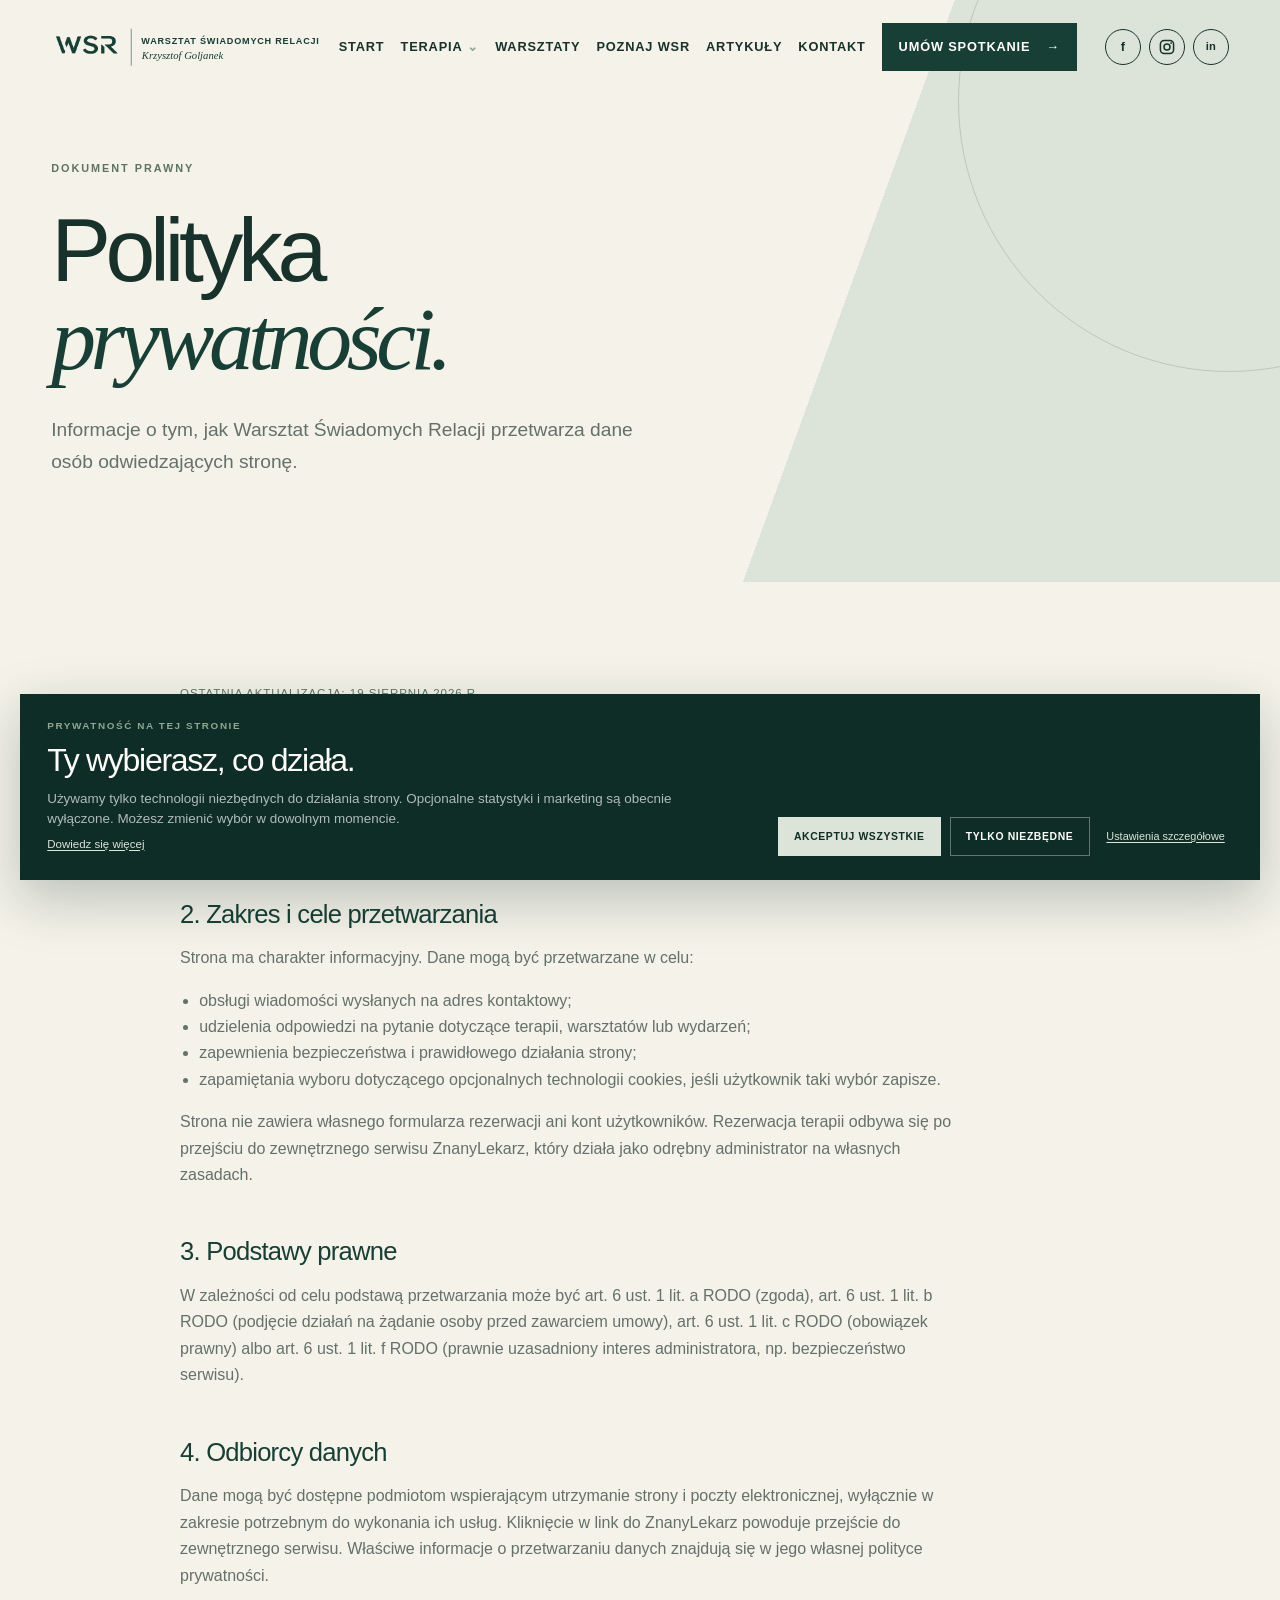
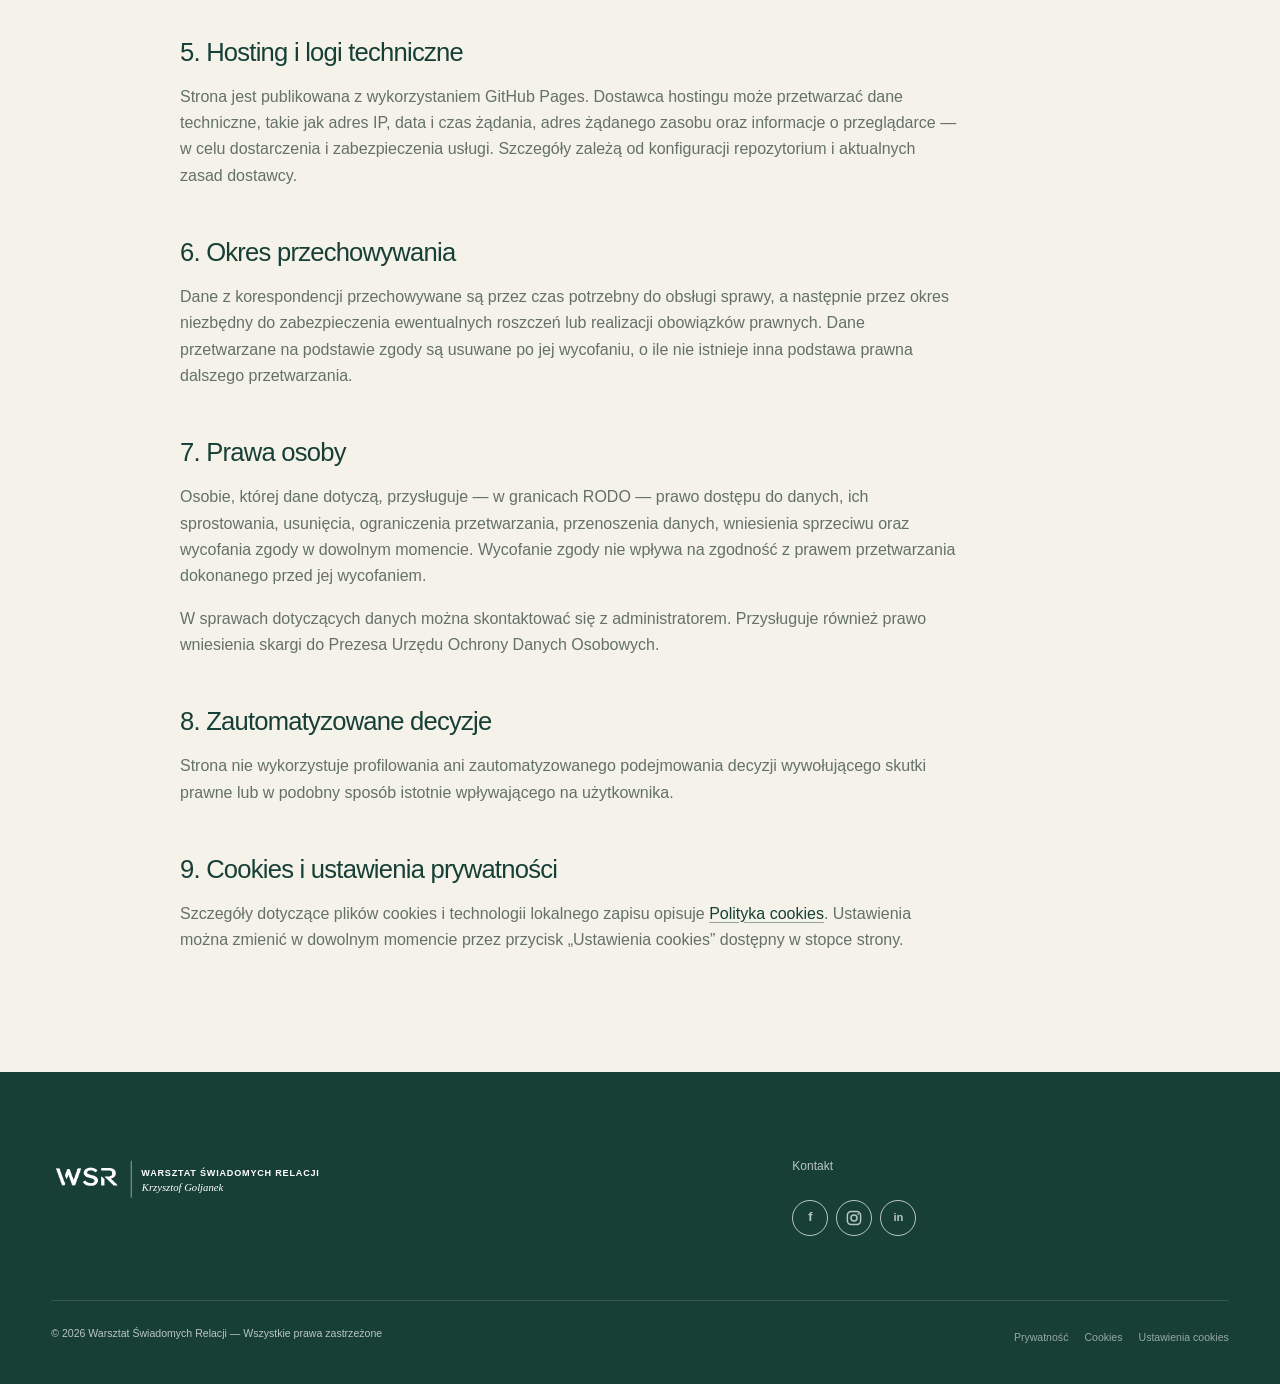
<file: polityka-prywatnosci.html>
<!doctype html>
<html lang="pl">
<head>
  <meta charset="utf-8"><meta name="viewport" content="width=device-width, initial-scale=1"><meta name="theme-color" content="#f4f2e9">
  <meta name="description" content="Polityka prywatności Warsztatu Świadomych Relacji.">
  <title>Polityka prywatności — WSR</title>
  <link rel="icon" href="assets/images/favicon.svg" type="image/svg+xml"><link rel="stylesheet" href="assets/css/styles.css"><script src="assets/js/main.js" defer></script>
</head>
<body><a class="skip-link" href="#main">Przejdź do treści</a>
<header class="site-header" data-header><div class="container header-inner"><a class="brand" href="index.html" aria-label="WSR — strona główna"><span class="brand-mark" aria-hidden="true">WSR</span><span class="brand-copy"><span>Warsztat Świadomych Relacji</span><i>Krzysztof Goljanek</i></span></a><button class="menu-toggle" type="button" aria-expanded="false" aria-controls="main-nav"><span class="sr-only">Otwórz menu</span></button><nav class="main-nav" id="main-nav" aria-label="Główna nawigacja"><a href="index.html">Start</a><details class="nav-dropdown"><summary>Terapia</summary><div class="dropdown-menu"><a href="terapia.html">Przegląd terapii</a><a href="terapia-indywidualna.html">Terapia indywidualna</a><a href="terapia-par.html">Terapia par</a></div></details><a href="warsztaty.html">Warsztaty</a><a href="poznaj-wsr.html">Poznaj WSR</a><a href="artykuly.html">Artykuły</a><a href="kontakt.html">Kontakt</a><a class="nav-booking booking-link" data-booking href="https://www.znanylekarz.pl/krzysztof-goljanek/psycholog/wroclaw">Umów spotkanie <span aria-hidden="true">→</span></a><span class="social-links social-links-menu" aria-label="Media społecznościowe"><a href="https://www.facebook.com/" target="_blank" rel="noopener" aria-label="Facebook">f</a><a href="https://www.instagram.com/" target="_blank" rel="noopener" aria-label="Instagram">◎</a><a href="https://www.linkedin.com/" target="_blank" rel="noopener" aria-label="LinkedIn">in</a></span></nav><span class="social-links social-links-header" aria-label="Media społecznościowe"><a href="https://www.facebook.com/" target="_blank" rel="noopener" aria-label="Facebook">f</a><a href="https://www.instagram.com/" target="_blank" rel="noopener" aria-label="Instagram">◎</a><a href="https://www.linkedin.com/" target="_blank" rel="noopener" aria-label="LinkedIn">in</a></span></div></header>
<main id="main" class="legal-page"><section class="page-hero page-hero-small"><div class="container page-hero-inner"><p class="eyebrow reveal">Dokument prawny</p><h1 class="page-title reveal">Polityka<br><em>prywatności.</em></h1><p class="page-lead reveal">Informacje o tym, jak Warsztat Świadomych Relacji przetwarza dane osób odwiedzających stronę.</p></div></section><article class="legal-content container"><p class="legal-updated">Ostatnia aktualizacja: 19 sierpnia 2026 r.</p>
<h2>1. Administrator danych</h2><p>Administratorem danych osobowych jest <strong>Krzysztof Goljanek</strong>, prowadzący Warsztat Świadomych Relacji. Kontakt w sprawach prywatności: <a href="mailto:kontakt@krzysztofgoljanek.pl">kontakt@krzysztofgoljanek.pl</a>.</p>
<h2>2. Zakres i cele przetwarzania</h2><p>Strona ma charakter informacyjny. Dane mogą być przetwarzane w celu:</p><ul><li>obsługi wiadomości wysłanych na adres kontaktowy;</li><li>udzielenia odpowiedzi na pytanie dotyczące terapii, warsztatów lub wydarzeń;</li><li>zapewnienia bezpieczeństwa i prawidłowego działania strony;</li><li>zapamiętania wyboru dotyczącego opcjonalnych technologii cookies, jeśli użytkownik taki wybór zapisze.</li></ul><p>Strona nie zawiera własnego formularza rezerwacji ani kont użytkowników. Rezerwacja terapii odbywa się po przejściu do zewnętrznego serwisu ZnanyLekarz, który działa jako odrębny administrator na własnych zasadach.</p>
<h2>3. Podstawy prawne</h2><p>W zależności od celu podstawą przetwarzania może być art. 6 ust. 1 lit. a RODO (zgoda), art. 6 ust. 1 lit. b RODO (podjęcie działań na żądanie osoby przed zawarciem umowy), art. 6 ust. 1 lit. c RODO (obowiązek prawny) albo art. 6 ust. 1 lit. f RODO (prawnie uzasadniony interes administratora, np. bezpieczeństwo serwisu).</p>
<h2>4. Odbiorcy danych</h2><p>Dane mogą być dostępne podmiotom wspierającym utrzymanie strony i poczty elektronicznej, wyłącznie w zakresie potrzebnym do wykonania ich usług. Kliknięcie w link do ZnanyLekarz powoduje przejście do zewnętrznego serwisu. Właściwe informacje o przetwarzaniu danych znajdują się w jego własnej polityce prywatności.</p>
<h2>5. Hosting i logi techniczne</h2><p>Strona jest publikowana z wykorzystaniem GitHub Pages. Dostawca hostingu może przetwarzać dane techniczne, takie jak adres IP, data i czas żądania, adres żądanego zasobu oraz informacje o przeglądarce — w celu dostarczenia i zabezpieczenia usługi. Szczegóły zależą od konfiguracji repozytorium i aktualnych zasad dostawcy.</p>
<h2>6. Okres przechowywania</h2><p>Dane z korespondencji przechowywane są przez czas potrzebny do obsługi sprawy, a następnie przez okres niezbędny do zabezpieczenia ewentualnych roszczeń lub realizacji obowiązków prawnych. Dane przetwarzane na podstawie zgody są usuwane po jej wycofaniu, o ile nie istnieje inna podstawa prawna dalszego przetwarzania.</p>
<h2>7. Prawa osoby</h2><p>Osobie, której dane dotyczą, przysługuje — w granicach RODO — prawo dostępu do danych, ich sprostowania, usunięcia, ograniczenia przetwarzania, przenoszenia danych, wniesienia sprzeciwu oraz wycofania zgody w dowolnym momencie. Wycofanie zgody nie wpływa na zgodność z prawem przetwarzania dokonanego przed jej wycofaniem.</p><p>W sprawach dotyczących danych można skontaktować się z administratorem. Przysługuje również prawo wniesienia skargi do Prezesa Urzędu Ochrony Danych Osobowych.</p>
<h2>8. Zautomatyzowane decyzje</h2><p>Strona nie wykorzystuje profilowania ani zautomatyzowanego podejmowania decyzji wywołującego skutki prawne lub w podobny sposób istotnie wpływającego na użytkownika.</p>
<h2>9. Cookies i ustawienia prywatności</h2><p>Szczegóły dotyczące plików cookies i technologii lokalnego zapisu opisuje <a href="polityka-cookies.html">Polityka cookies</a>. Ustawienia można zmienić w dowolnym momencie przez przycisk „Ustawienia cookies” dostępny w stopce strony.</p>
</article></main><footer class="site-footer"><div class="container footer-top"><a class="brand footer-brand" href="index.html"><span class="brand-mark" aria-hidden="true">WSR</span><span class="brand-copy"><span>Warsztat Świadomych Relacji</span><i>Krzysztof Goljanek</i></span></a><nav class="footer-nav" aria-label="Kontakt i media"><a href="kontakt.html">Kontakt</a><span class="social-links social-links-footer" aria-label="Media społecznościowe"><a href="https://www.facebook.com/" target="_blank" rel="noopener" aria-label="Facebook">f</a><a href="https://www.instagram.com/" target="_blank" rel="noopener" aria-label="Instagram">◎</a><a href="https://www.linkedin.com/" target="_blank" rel="noopener" aria-label="LinkedIn">in</a></span></nav></div><div class="container footer-bottom"><p>© <span data-year>2026</span> Warsztat Świadomych Relacji — Wszystkie prawa zastrzeżone</p></div></footer></body></html>
</file>
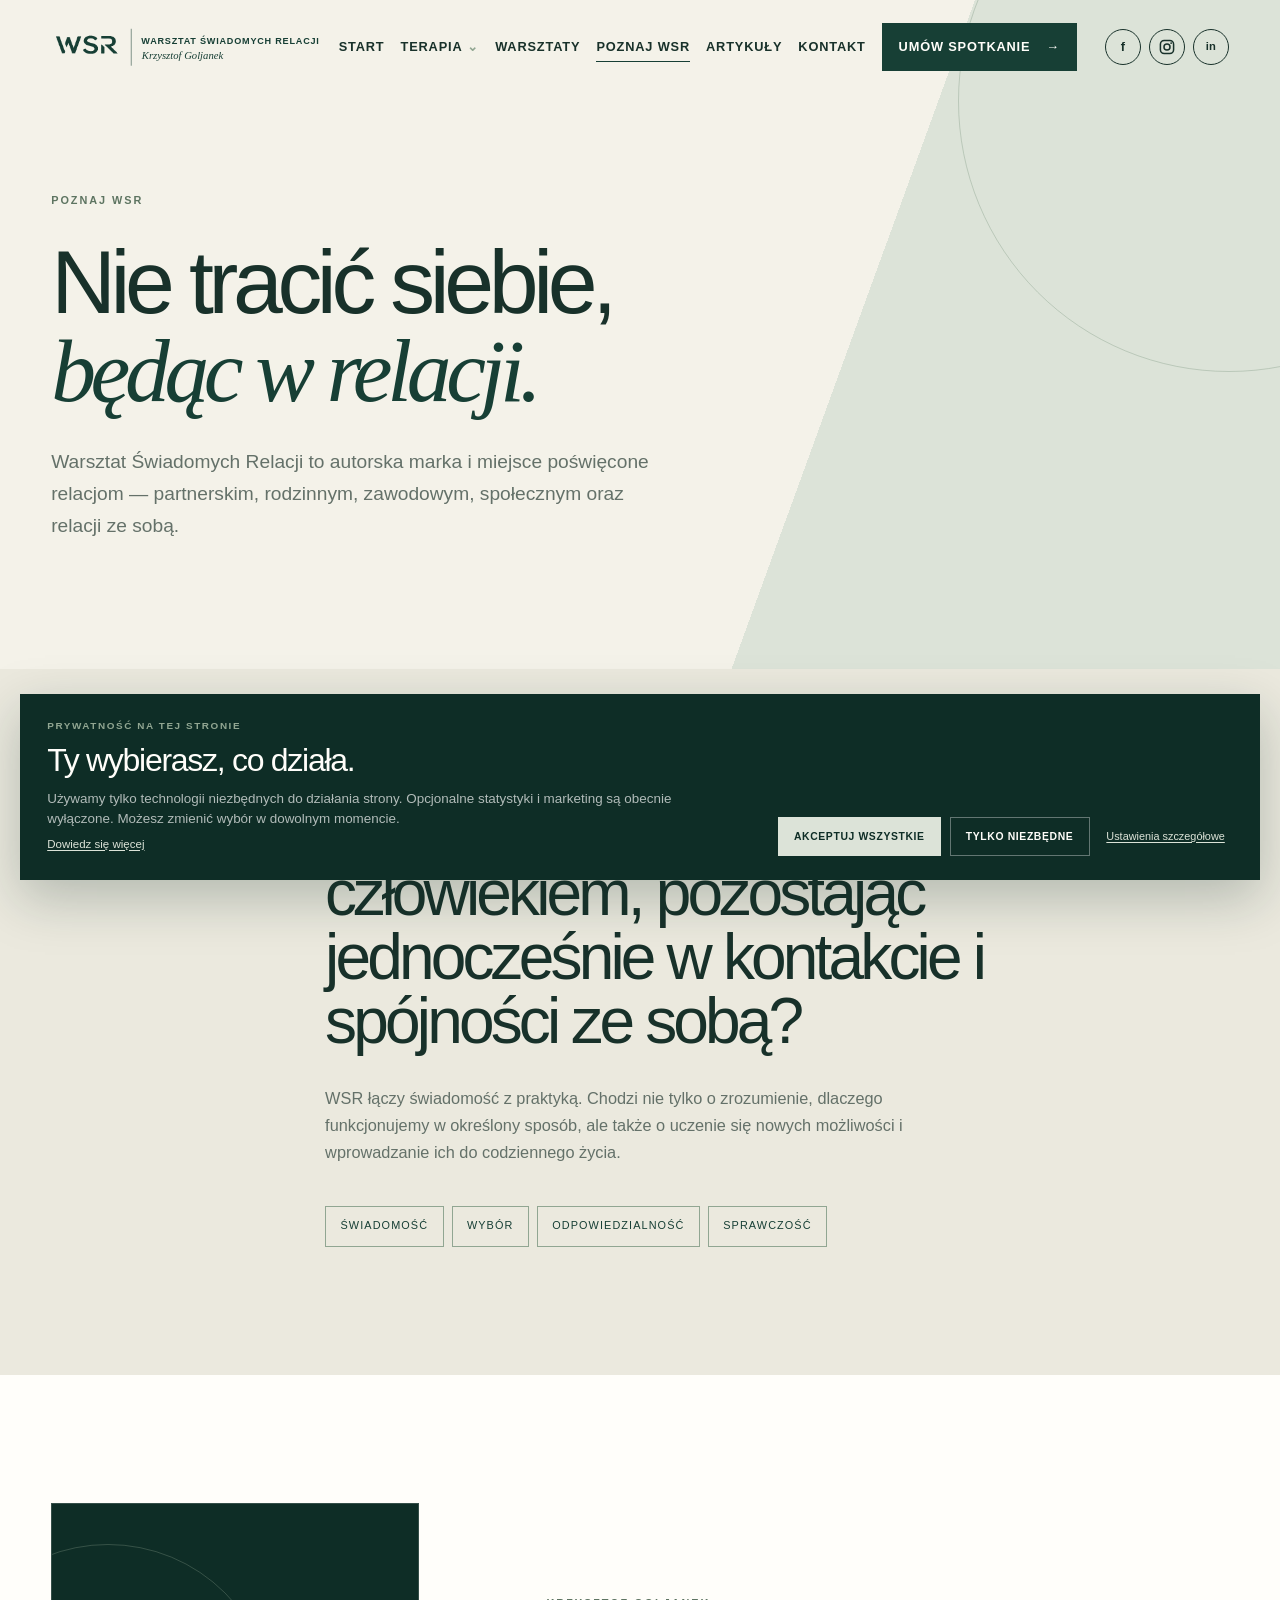
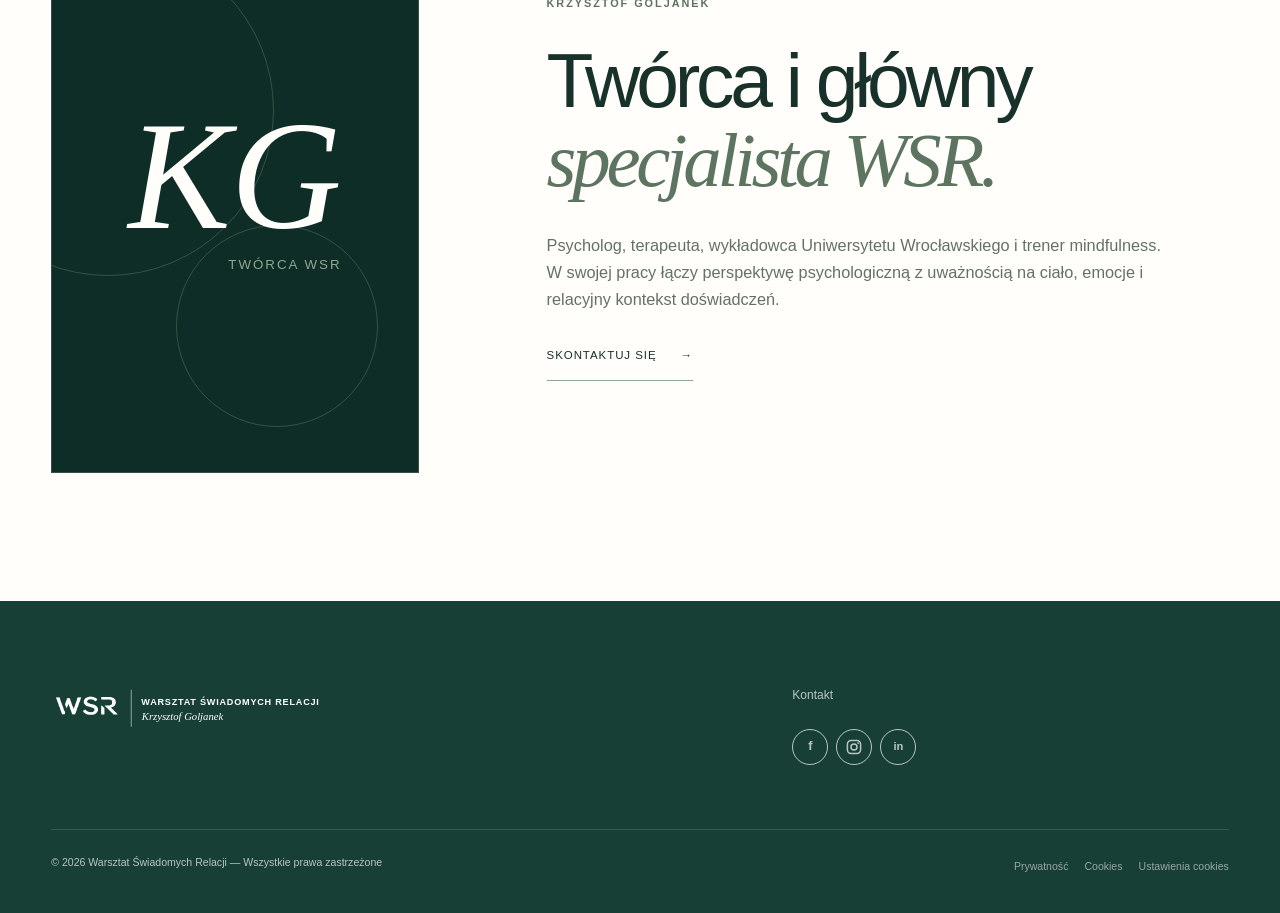
<file: poznaj-wsr.html>
<!doctype html>
<html lang="pl"><head><meta charset="utf-8"><meta name="viewport" content="width=device-width,initial-scale=1"><meta name="description" content="Poznaj Warsztat Świadomych Relacji i filozofię pracy Krzysztofa Goljanka."><meta name="theme-color" content="#f4f2e9"><title>Poznaj WSR — Warsztat Świadomych Relacji</title><link rel="icon" href="assets/images/favicon.svg" type="image/svg+xml"><link rel="stylesheet" href="assets/css/styles.css"><script src="assets/js/main.js" defer></script></head>
<body><a class="skip-link" href="#main">Przejdź do treści</a><header class="site-header" data-header><div class="container header-inner"><a class="brand" href="index.html" aria-label="WSR — strona główna"><span class="brand-mark" aria-hidden="true">WSR</span><span class="brand-copy"><span>Warsztat Świadomych Relacji</span><i>Krzysztof Goljanek</i></span></a><button class="menu-toggle" type="button" aria-expanded="false" aria-controls="main-nav"><span class="sr-only">Otwórz menu</span></button><nav class="main-nav" id="main-nav" aria-label="Główna nawigacja"><a href="index.html">Start</a><details class="nav-dropdown"><summary>Terapia</summary><div class="dropdown-menu"><a href="terapia.html">Przegląd terapii</a><a href="terapia-indywidualna.html">Terapia indywidualna</a><a href="terapia-par.html">Terapia par</a></div></details><a href="warsztaty.html">Warsztaty</a><a href="poznaj-wsr.html">Poznaj WSR</a><a href="artykuly.html">Artykuły</a><a href="kontakt.html">Kontakt</a><a class="nav-booking booking-link" data-booking href="https://www.znanylekarz.pl/krzysztof-goljanek/psycholog/wroclaw">Umów spotkanie <span aria-hidden="true">→</span></a><span class="social-links social-links-menu" aria-label="Media społecznościowe"><a href="https://www.facebook.com/" target="_blank" rel="noopener" aria-label="Facebook">f</a><a href="https://www.instagram.com/" target="_blank" rel="noopener" aria-label="Instagram">◎</a><a href="https://www.linkedin.com/" target="_blank" rel="noopener" aria-label="LinkedIn">in</a></span></nav><span class="social-links social-links-header" aria-label="Media społecznościowe"><a href="https://www.facebook.com/" target="_blank" rel="noopener" aria-label="Facebook">f</a><a href="https://www.instagram.com/" target="_blank" rel="noopener" aria-label="Instagram">◎</a><a href="https://www.linkedin.com/" target="_blank" rel="noopener" aria-label="LinkedIn">in</a></span></div></header>
<main id="main"><section class="page-hero"><div class="container page-hero-inner"><p class="eyebrow reveal">Poznaj WSR</p><h1 class="page-title reveal">Nie tracić siebie,<br><em>będąc w relacji.</em></h1><p class="page-lead reveal">Warsztat Świadomych Relacji to autorska marka i miejsce poświęcone relacjom — partnerskim, rodzinnym, zawodowym, społecznym oraz relacji ze sobą.</p></div></section><section class="manifesto-section"><div class="container manifesto-grid"><p class="section-index reveal">Rdzeń filozofii</p><div><h2 class="detail-title reveal">Jak być w relacji z drugim człowiekiem, pozostając jednocześnie w kontakcie i spójności ze sobą?</h2><p class="detail-copy reveal">WSR łączy świadomość z praktyką. Chodzi nie tylko o zrozumienie, dlaczego funkcjonujemy w określony sposób, ale także o uczenie się nowych możliwości i wprowadzanie ich do codziennego życia.</p><div class="values-row reveal"><span>świadomość</span><span>wybór</span><span>odpowiedzialność</span><span>sprawczość</span></div></div></div></section><section class="founder-about"><div class="container founder-about-grid"><div class="founder-monogram reveal" aria-hidden="true"><span>KG</span><small>twórca WSR</small></div><div><p class="section-index reveal">Krzysztof Goljanek</p><h2 class="section-title reveal">Twórca i główny<br><em>specjalista WSR.</em></h2><p class="detail-copy reveal">Psycholog, terapeuta, wykładowca Uniwersytetu Wrocławskiego i trener mindfulness. W swojej pracy łączy perspektywę psychologiczną z uważnością na ciało, emocje i relacyjny kontekst doświadczeń.</p><a class="inline-link reveal" href="kontakt.html">Skontaktuj się <span>→</span></a></div></div></section></main><footer class="site-footer"><div class="container footer-top"><a class="brand footer-brand" href="index.html"><span class="brand-mark" aria-hidden="true">WSR</span><span class="brand-copy"><span>Warsztat Świadomych Relacji</span><i>Krzysztof Goljanek</i></span></a><nav class="footer-nav" aria-label="Kontakt i media"><a href="kontakt.html">Kontakt</a><span class="social-links social-links-footer" aria-label="Media społecznościowe"><a href="https://www.facebook.com/" target="_blank" rel="noopener" aria-label="Facebook">f</a><a href="https://www.instagram.com/" target="_blank" rel="noopener" aria-label="Instagram">◎</a><a href="https://www.linkedin.com/" target="_blank" rel="noopener" aria-label="LinkedIn">in</a></span></nav></div><div class="container footer-bottom"><p>© <span data-year>2026</span> Warsztat Świadomych Relacji — Wszystkie prawa zastrzeżone</p></div></footer></body></html>
</file>
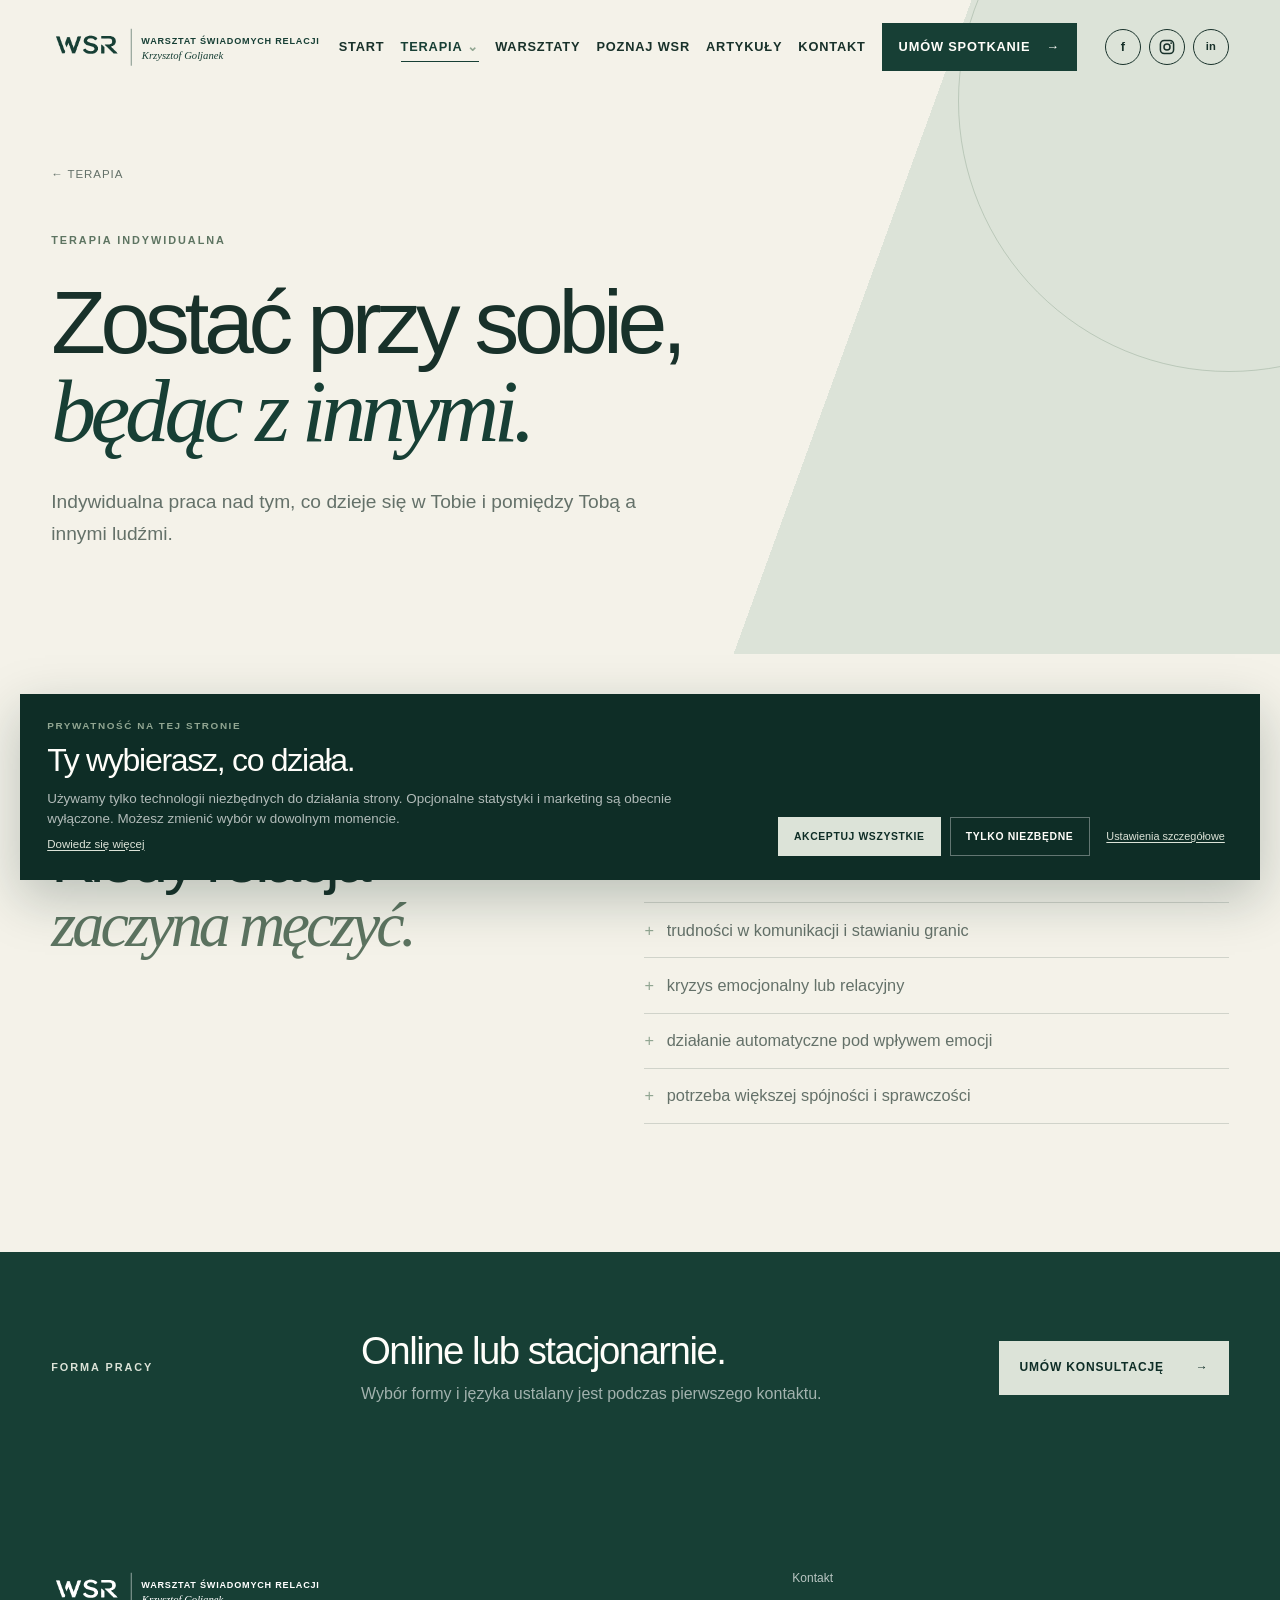
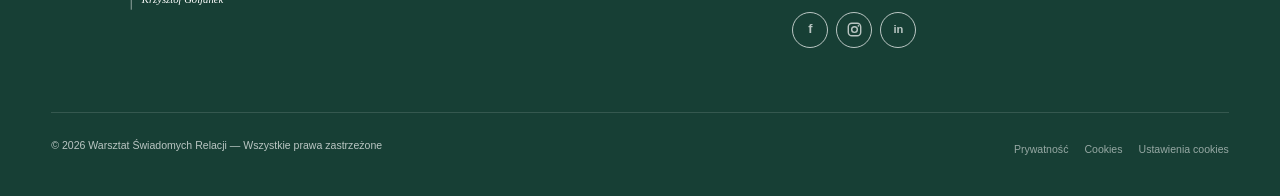
<file: terapia-indywidualna.html>
<!doctype html>
<html lang="pl"><head><meta charset="utf-8"><meta name="viewport" content="width=device-width,initial-scale=1"><meta name="description" content="Terapia indywidualna z Krzysztofem Goljankiem — relacja ze sobą, granice i sprawczość."><meta name="theme-color" content="#f4f2e9"><title>Terapia indywidualna — WSR</title><link rel="icon" href="assets/images/favicon.svg" type="image/svg+xml"><link rel="stylesheet" href="assets/css/styles.css"><script src="assets/js/main.js" defer></script></head>
<body><a class="skip-link" href="#main">Przejdź do treści</a><header class="site-header" data-header><div class="container header-inner"><a class="brand" href="index.html" aria-label="WSR — strona główna"><span class="brand-mark" aria-hidden="true">WSR</span><span class="brand-copy"><span>Warsztat Świadomych Relacji</span><i>Krzysztof Goljanek</i></span></a><button class="menu-toggle" type="button" aria-expanded="false" aria-controls="main-nav"><span class="sr-only">Otwórz menu</span></button><nav class="main-nav" id="main-nav" aria-label="Główna nawigacja"><a href="index.html">Start</a><details class="nav-dropdown"><summary>Terapia</summary><div class="dropdown-menu"><a href="terapia.html">Przegląd terapii</a><a href="terapia-indywidualna.html">Terapia indywidualna</a><a href="terapia-par.html">Terapia par</a></div></details><a href="warsztaty.html">Warsztaty</a><a href="poznaj-wsr.html">Poznaj WSR</a><a href="artykuly.html">Artykuły</a><a href="kontakt.html">Kontakt</a><a class="nav-booking booking-link" data-booking href="https://www.znanylekarz.pl/krzysztof-goljanek/psycholog/wroclaw">Umów spotkanie <span aria-hidden="true">→</span></a><span class="social-links social-links-menu" aria-label="Media społecznościowe"><a href="https://www.facebook.com/" target="_blank" rel="noopener" aria-label="Facebook">f</a><a href="https://www.instagram.com/" target="_blank" rel="noopener" aria-label="Instagram">◎</a><a href="https://www.linkedin.com/" target="_blank" rel="noopener" aria-label="LinkedIn">in</a></span></nav><span class="social-links social-links-header" aria-label="Media społecznościowe"><a href="https://www.facebook.com/" target="_blank" rel="noopener" aria-label="Facebook">f</a><a href="https://www.instagram.com/" target="_blank" rel="noopener" aria-label="Instagram">◎</a><a href="https://www.linkedin.com/" target="_blank" rel="noopener" aria-label="LinkedIn">in</a></span></div></header>
<main id="main"><section class="page-hero page-hero-small"><div class="container page-hero-inner"><a class="back-link reveal" href="terapia.html">← Terapia</a><p class="eyebrow reveal">Terapia indywidualna</p><h1 class="page-title reveal">Zostać przy sobie,<br><em>będąc z innymi.</em></h1><p class="page-lead reveal">Indywidualna praca nad tym, co dzieje się w Tobie i pomiędzy Tobą a innymi ludźmi.</p></div></section><section class="detail-section"><div class="container detail-grid"><div><p class="section-index reveal">Dla kogo</p><h2 class="detail-title reveal">Kiedy relacja<br><em>zaczyna męczyć.</em></h2></div><div class="detail-copy reveal"><p>To miejsce dla osób, które chcą lepiej rozumieć swoje emocje, potrzeby i schematy działania. Także wtedy, gdy nie ma jednego wyraźnego kryzysu, ale pojawia się poczucie utknięcia, napięcie lub trudność w byciu blisko.</p><ul class="check-list"><li>trudności w komunikacji i stawianiu granic</li><li>kryzys emocjonalny lub relacyjny</li><li>działanie automatyczne pod wpływem emocji</li><li>potrzeba większej spójności i sprawczości</li></ul></div></div></section><section class="process-strip"><div class="container process-strip-inner"><p class="section-index">Forma pracy</p><div><h2>Online lub stacjonarnie.</h2><p>Wybór formy i języka ustalany jest podczas pierwszego kontaktu.</p></div><a class="button button-primary booking-link" data-booking href="https://www.znanylekarz.pl/krzysztof-goljanek/psycholog/wroclaw">Umów konsultację <span>→</span></a></div></section></main><footer class="site-footer"><div class="container footer-top"><a class="brand footer-brand" href="index.html"><span class="brand-mark" aria-hidden="true">WSR</span><span class="brand-copy"><span>Warsztat Świadomych Relacji</span><i>Krzysztof Goljanek</i></span></a><nav class="footer-nav" aria-label="Kontakt i media"><a href="kontakt.html">Kontakt</a><span class="social-links social-links-footer" aria-label="Media społecznościowe"><a href="https://www.facebook.com/" target="_blank" rel="noopener" aria-label="Facebook">f</a><a href="https://www.instagram.com/" target="_blank" rel="noopener" aria-label="Instagram">◎</a><a href="https://www.linkedin.com/" target="_blank" rel="noopener" aria-label="LinkedIn">in</a></span></nav></div><div class="container footer-bottom"><p>© <span data-year>2026</span> Warsztat Świadomych Relacji — Wszystkie prawa zastrzeżone</p></div></footer><div class="booking-transition" data-booking-transition aria-hidden="true"><div class="transition-mark">WSR</div><p>Przenosimy Cię do kalendarza Krzysztofa</p><span>ZnanyLekarz.pl</span><div class="transition-line"></div></div></body></html>
</file>
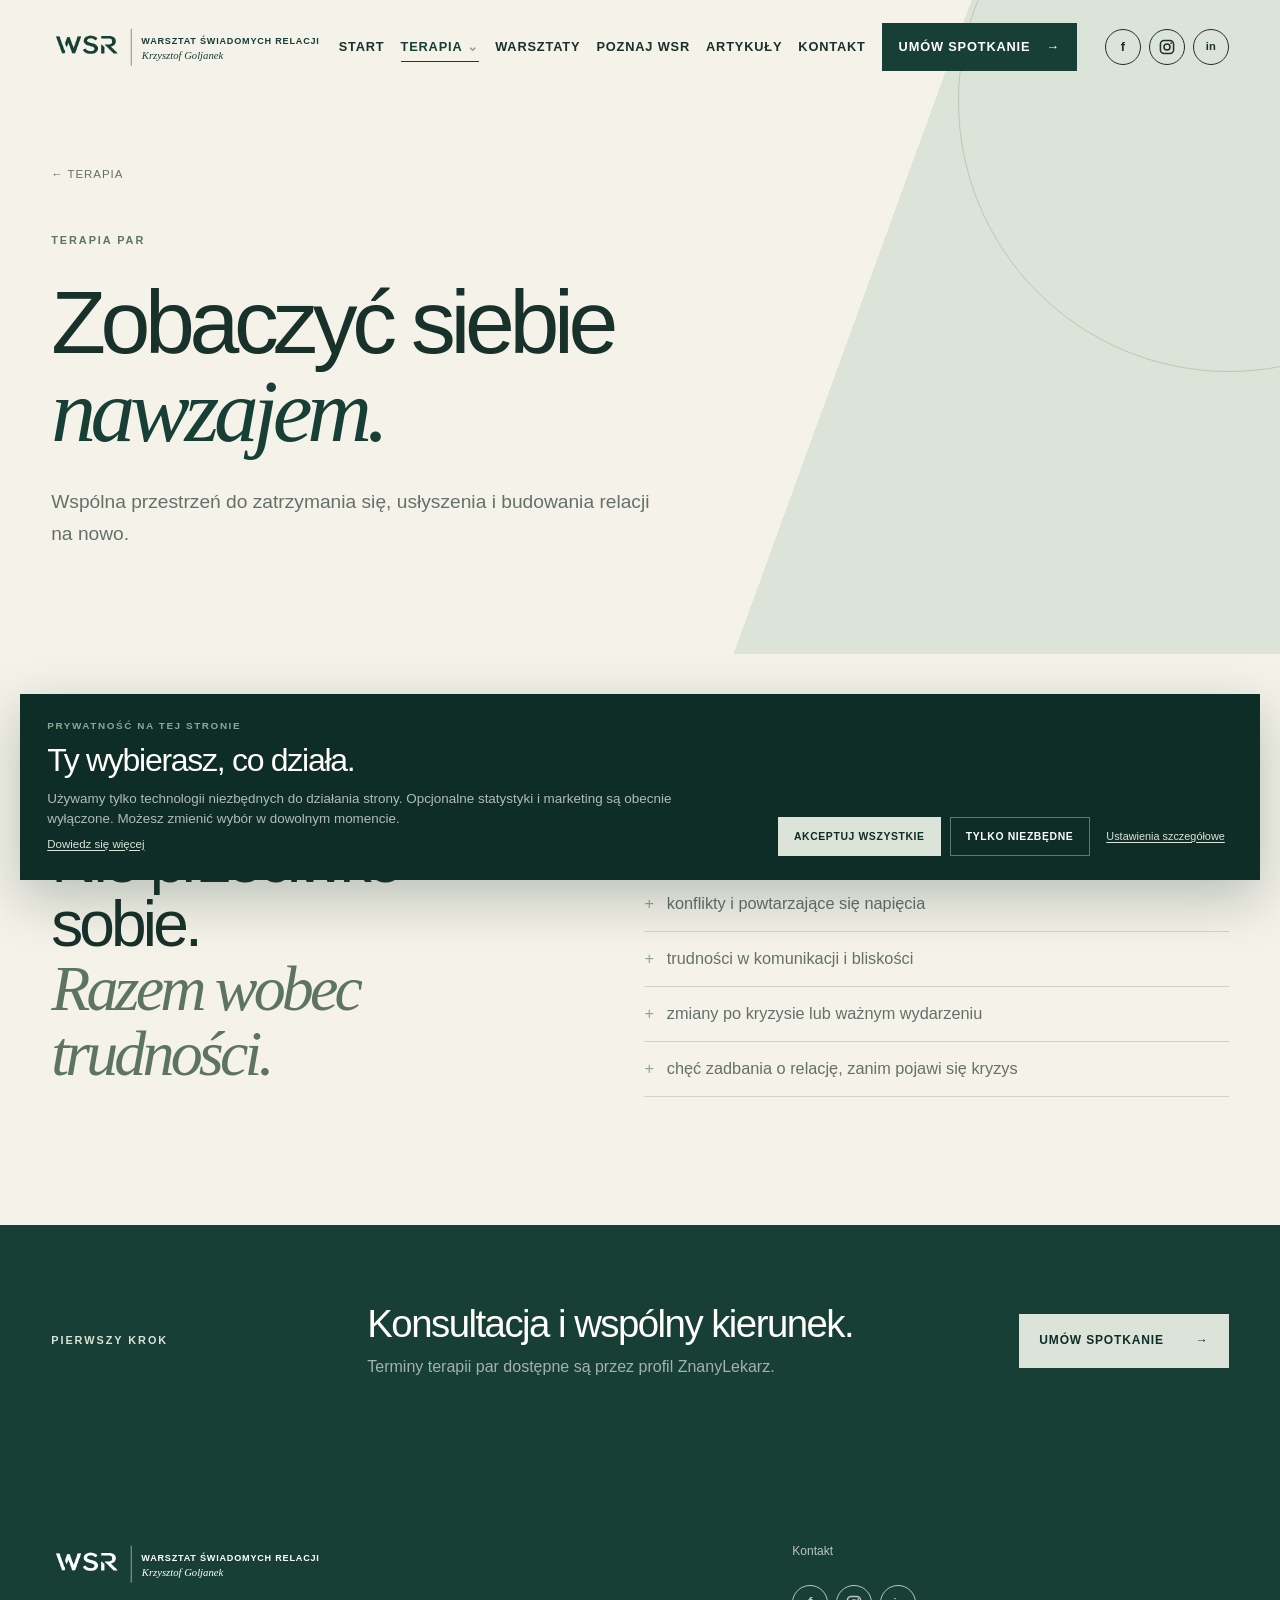
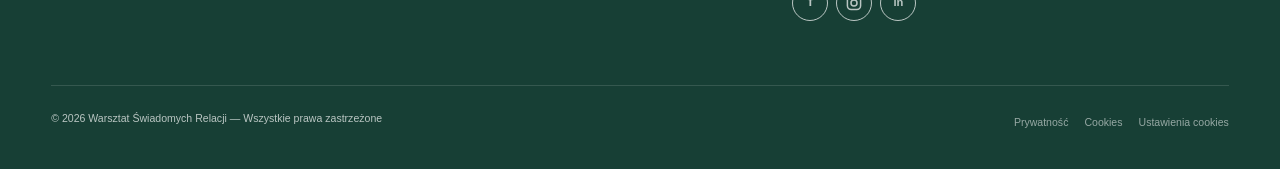
<file: terapia-par.html>
<!doctype html>
<html lang="pl"><head><meta charset="utf-8"><meta name="viewport" content="width=device-width,initial-scale=1"><meta name="description" content="Terapia par z Krzysztofem Goljankiem — komunikacja, bliskość i wspólna praca nad relacją."><meta name="theme-color" content="#f4f2e9"><title>Terapia par — WSR</title><link rel="icon" href="assets/images/favicon.svg" type="image/svg+xml"><link rel="stylesheet" href="assets/css/styles.css"><script src="assets/js/main.js" defer></script></head>
<body><a class="skip-link" href="#main">Przejdź do treści</a><header class="site-header" data-header><div class="container header-inner"><a class="brand" href="index.html" aria-label="WSR — strona główna"><span class="brand-mark" aria-hidden="true">WSR</span><span class="brand-copy"><span>Warsztat Świadomych Relacji</span><i>Krzysztof Goljanek</i></span></a><button class="menu-toggle" type="button" aria-expanded="false" aria-controls="main-nav"><span class="sr-only">Otwórz menu</span></button><nav class="main-nav" id="main-nav" aria-label="Główna nawigacja"><a href="index.html">Start</a><details class="nav-dropdown"><summary>Terapia</summary><div class="dropdown-menu"><a href="terapia.html">Przegląd terapii</a><a href="terapia-indywidualna.html">Terapia indywidualna</a><a href="terapia-par.html">Terapia par</a></div></details><a href="warsztaty.html">Warsztaty</a><a href="poznaj-wsr.html">Poznaj WSR</a><a href="artykuly.html">Artykuły</a><a href="kontakt.html">Kontakt</a><a class="nav-booking booking-link" data-booking href="https://www.znanylekarz.pl/krzysztof-goljanek/psycholog/wroclaw">Umów spotkanie <span aria-hidden="true">→</span></a><span class="social-links social-links-menu" aria-label="Media społecznościowe"><a href="https://www.facebook.com/" target="_blank" rel="noopener" aria-label="Facebook">f</a><a href="https://www.instagram.com/" target="_blank" rel="noopener" aria-label="Instagram">◎</a><a href="https://www.linkedin.com/" target="_blank" rel="noopener" aria-label="LinkedIn">in</a></span></nav><span class="social-links social-links-header" aria-label="Media społecznościowe"><a href="https://www.facebook.com/" target="_blank" rel="noopener" aria-label="Facebook">f</a><a href="https://www.instagram.com/" target="_blank" rel="noopener" aria-label="Instagram">◎</a><a href="https://www.linkedin.com/" target="_blank" rel="noopener" aria-label="LinkedIn">in</a></span></div></header>
<main id="main"><section class="page-hero page-hero-small"><div class="container page-hero-inner"><a class="back-link reveal" href="terapia.html">← Terapia</a><p class="eyebrow reveal">Terapia par</p><h1 class="page-title reveal">Zobaczyć siebie<br><em>nawzajem.</em></h1><p class="page-lead reveal">Wspólna przestrzeń do zatrzymania się, usłyszenia i budowania relacji na nowo.</p></div></section><section class="detail-section"><div class="container detail-grid"><div><p class="section-index reveal">Wspólna praca</p><h2 class="detail-title reveal">Nie przeciwko sobie.<br><em>Razem wobec trudności.</em></h2></div><div class="detail-copy reveal"><p>Terapia par pomaga nazwać to, co dzieje się między dwojgiem ludzi, i znaleźć sposób na rozmowę, w której obie osoby mogą być usłyszane.</p><ul class="check-list"><li>konflikty i powtarzające się napięcia</li><li>trudności w komunikacji i bliskości</li><li>zmiany po kryzysie lub ważnym wydarzeniu</li><li>chęć zadbania o relację, zanim pojawi się kryzys</li></ul></div></div></section><section class="process-strip"><div class="container process-strip-inner"><p class="section-index">Pierwszy krok</p><div><h2>Konsultacja i wspólny kierunek.</h2><p>Terminy terapii par dostępne są przez profil ZnanyLekarz.</p></div><a class="button button-primary booking-link" data-booking href="https://www.znanylekarz.pl/krzysztof-goljanek/psycholog/wroclaw">Umów spotkanie <span>→</span></a></div></section></main><footer class="site-footer"><div class="container footer-top"><a class="brand footer-brand" href="index.html"><span class="brand-mark" aria-hidden="true">WSR</span><span class="brand-copy"><span>Warsztat Świadomych Relacji</span><i>Krzysztof Goljanek</i></span></a><nav class="footer-nav" aria-label="Kontakt i media"><a href="kontakt.html">Kontakt</a><span class="social-links social-links-footer" aria-label="Media społecznościowe"><a href="https://www.facebook.com/" target="_blank" rel="noopener" aria-label="Facebook">f</a><a href="https://www.instagram.com/" target="_blank" rel="noopener" aria-label="Instagram">◎</a><a href="https://www.linkedin.com/" target="_blank" rel="noopener" aria-label="LinkedIn">in</a></span></nav></div><div class="container footer-bottom"><p>© <span data-year>2026</span> Warsztat Świadomych Relacji — Wszystkie prawa zastrzeżone</p></div></footer><div class="booking-transition" data-booking-transition aria-hidden="true"><div class="transition-mark">WSR</div><p>Przenosimy Cię do kalendarza Krzysztofa</p><span>ZnanyLekarz.pl</span><div class="transition-line"></div></div></body></html>
</file>
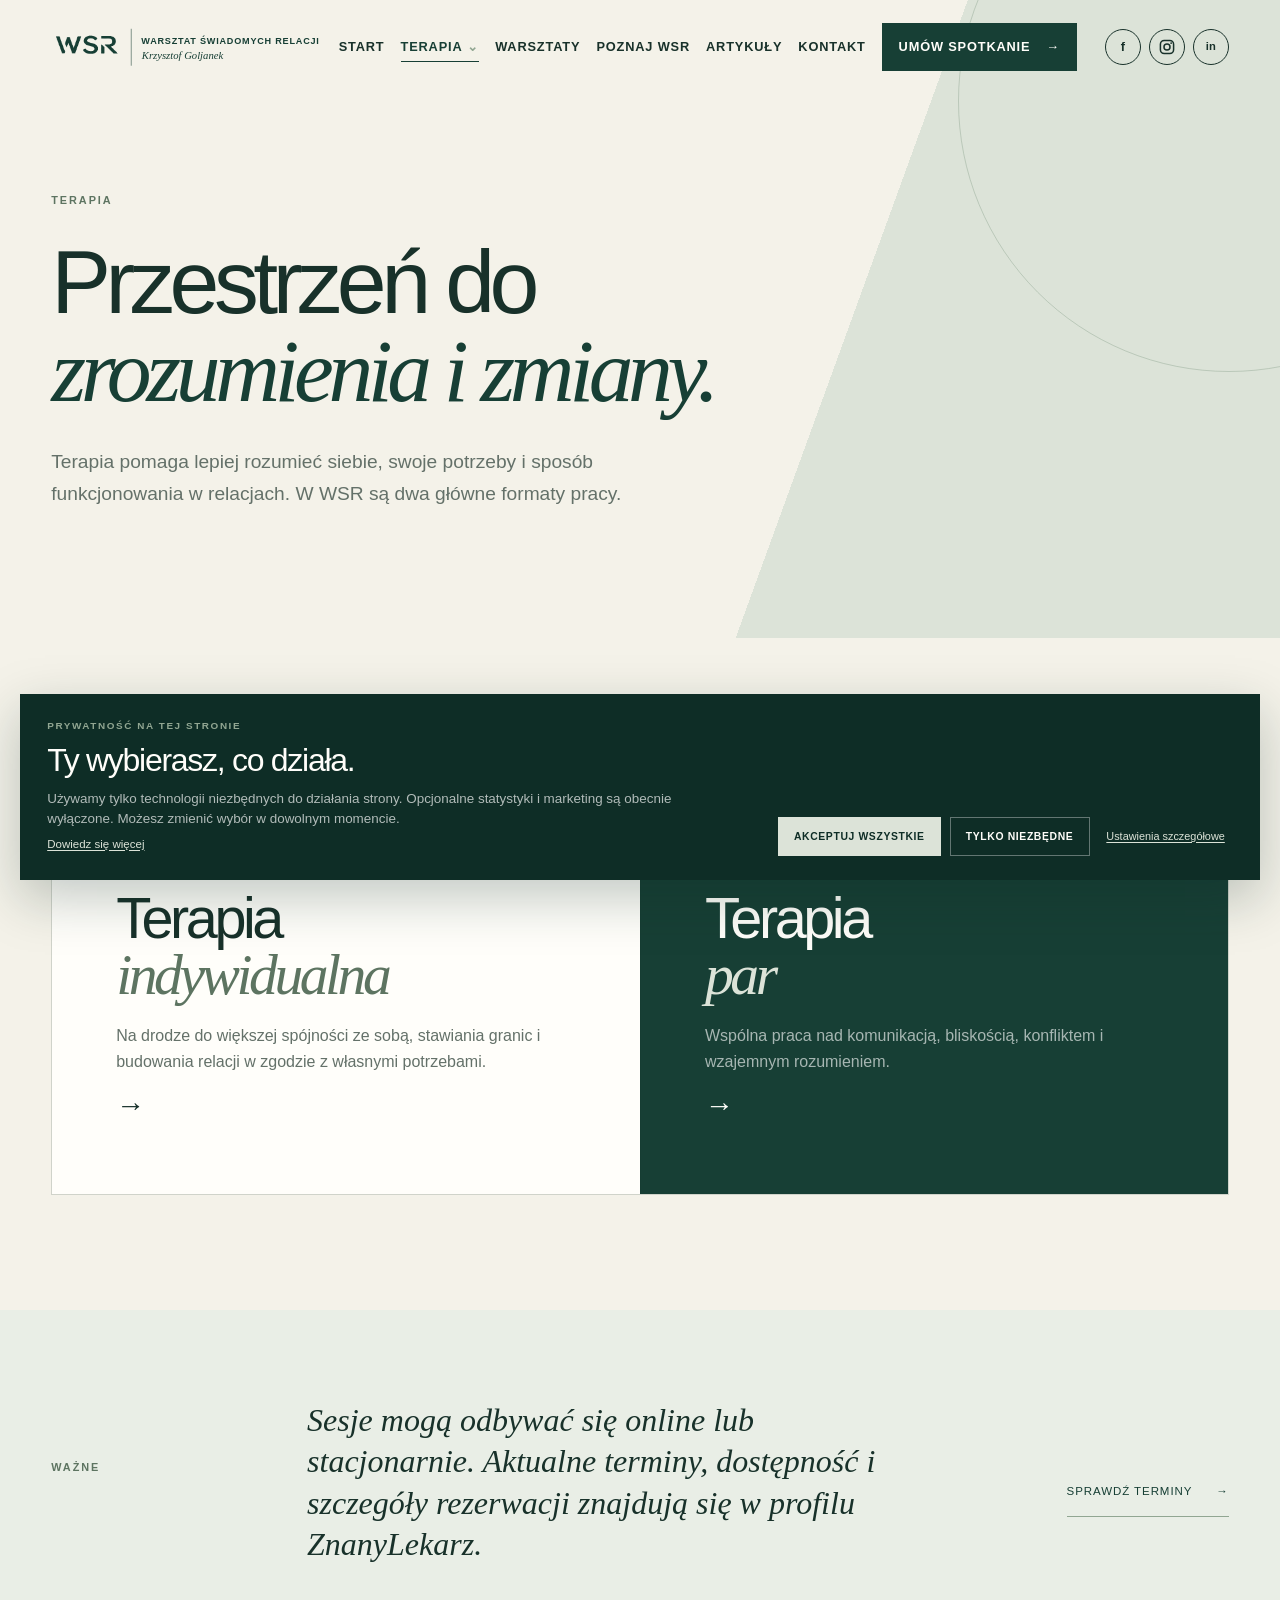
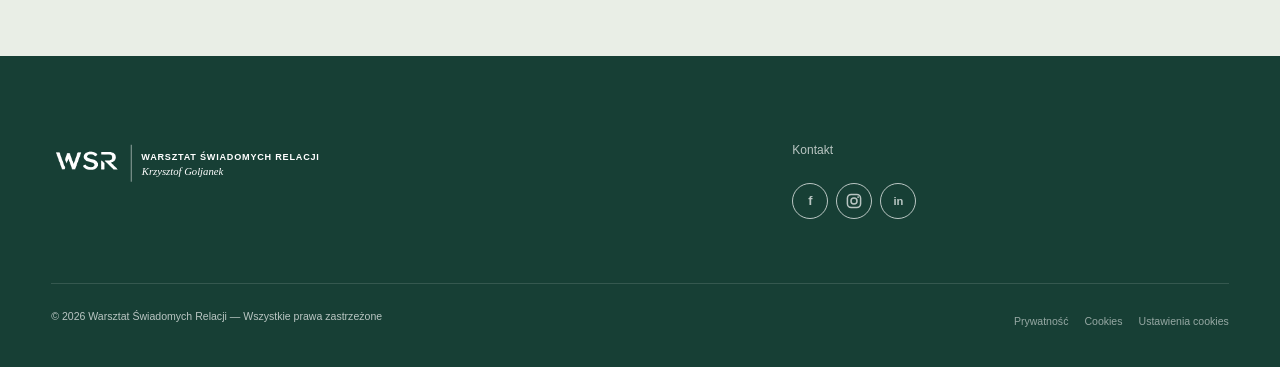
<file: terapia.html>
<!doctype html>
<html lang="pl"><head><meta charset="utf-8"><meta name="viewport" content="width=device-width,initial-scale=1"><meta name="description" content="Terapia indywidualna i terapia par w Warsztacie Świadomych Relacji."><meta name="theme-color" content="#f4f2e9"><title>Terapia — Warsztat Świadomych Relacji</title><link rel="icon" href="assets/images/favicon.svg" type="image/svg+xml"><link rel="stylesheet" href="assets/css/styles.css"><script src="assets/js/main.js" defer></script></head>
<body><a class="skip-link" href="#main">Przejdź do treści</a><header class="site-header" data-header><div class="container header-inner"><a class="brand" href="index.html" aria-label="WSR — strona główna"><span class="brand-mark" aria-hidden="true">WSR</span><span class="brand-copy"><span>Warsztat Świadomych Relacji</span><i>Krzysztof Goljanek</i></span></a><button class="menu-toggle" type="button" aria-expanded="false" aria-controls="main-nav"><span class="sr-only">Otwórz menu</span></button><nav class="main-nav" id="main-nav" aria-label="Główna nawigacja"><a href="index.html">Start</a><details class="nav-dropdown" open><summary>Terapia</summary><div class="dropdown-menu"><a href="terapia.html">Przegląd terapii</a><a href="terapia-indywidualna.html">Terapia indywidualna</a><a href="terapia-par.html">Terapia par</a></div></details><a href="warsztaty.html">Warsztaty</a><a href="poznaj-wsr.html">Poznaj WSR</a><a href="artykuly.html">Artykuły</a><a href="kontakt.html">Kontakt</a><a class="nav-booking booking-link" data-booking href="https://www.znanylekarz.pl/krzysztof-goljanek/psycholog/wroclaw">Umów spotkanie <span aria-hidden="true">→</span></a><span class="social-links social-links-menu" aria-label="Media społecznościowe"><a href="https://www.facebook.com/" target="_blank" rel="noopener" aria-label="Facebook">f</a><a href="https://www.instagram.com/" target="_blank" rel="noopener" aria-label="Instagram">◎</a><a href="https://www.linkedin.com/" target="_blank" rel="noopener" aria-label="LinkedIn">in</a></span></nav><span class="social-links social-links-header" aria-label="Media społecznościowe"><a href="https://www.facebook.com/" target="_blank" rel="noopener" aria-label="Facebook">f</a><a href="https://www.instagram.com/" target="_blank" rel="noopener" aria-label="Instagram">◎</a><a href="https://www.linkedin.com/" target="_blank" rel="noopener" aria-label="LinkedIn">in</a></span></div></header>
<main id="main"><section class="page-hero"><div class="container page-hero-inner"><p class="eyebrow reveal">Terapia</p><h1 class="page-title reveal">Przestrzeń do<br><em>zrozumienia i zmiany.</em></h1><p class="page-lead reveal">Terapia pomaga lepiej rozumieć siebie, swoje potrzeby i sposób funkcjonowania w relacjach. W WSR są dwa główne formaty pracy.</p></div></section><section class="page-section"><div class="container"><div class="service-page-grid"><a class="service-tile reveal" href="terapia-indywidualna.html"><h2>Terapia<br><em>indywidualna</em></h2><p>Na drodze do większej spójności ze sobą, stawiania granic i budowania relacji w zgodzie z własnymi potrzebami.</p><span class="tile-arrow">→</span></a><a class="service-tile service-tile-dark reveal" href="terapia-par.html"><h2>Terapia<br><em>par</em></h2><p>Wspólna praca nad komunikacją, bliskością, konfliktem i wzajemnym rozumieniem.</p><span class="tile-arrow">→</span></a></div></div></section><section class="note-section"><div class="container note-grid"><p class="section-index reveal">Ważne</p><p class="note-copy reveal">Sesje mogą odbywać się online lub stacjonarnie. Aktualne terminy, dostępność i szczegóły rezerwacji znajdują się w profilu ZnanyLekarz.</p><a class="inline-link reveal booking-link" data-booking href="https://www.znanylekarz.pl/krzysztof-goljanek/psycholog/wroclaw">Sprawdź terminy <span>→</span></a></div></section></main><footer class="site-footer"><div class="container footer-top"><a class="brand footer-brand" href="index.html"><span class="brand-mark" aria-hidden="true">WSR</span><span class="brand-copy"><span>Warsztat Świadomych Relacji</span><i>Krzysztof Goljanek</i></span></a><nav class="footer-nav" aria-label="Kontakt i media"><a href="kontakt.html">Kontakt</a><span class="social-links social-links-footer" aria-label="Media społecznościowe"><a href="https://www.facebook.com/" target="_blank" rel="noopener" aria-label="Facebook">f</a><a href="https://www.instagram.com/" target="_blank" rel="noopener" aria-label="Instagram">◎</a><a href="https://www.linkedin.com/" target="_blank" rel="noopener" aria-label="LinkedIn">in</a></span></nav></div><div class="container footer-bottom"><p>© <span data-year>2026</span> Warsztat Świadomych Relacji — Wszystkie prawa zastrzeżone</p></div></footer><div class="booking-transition" data-booking-transition aria-hidden="true"><div class="transition-mark">WSR</div><p>Przenosimy Cię do kalendarza Krzysztofa</p><span>ZnanyLekarz.pl</span><div class="transition-line"></div></div></body></html>
</file>
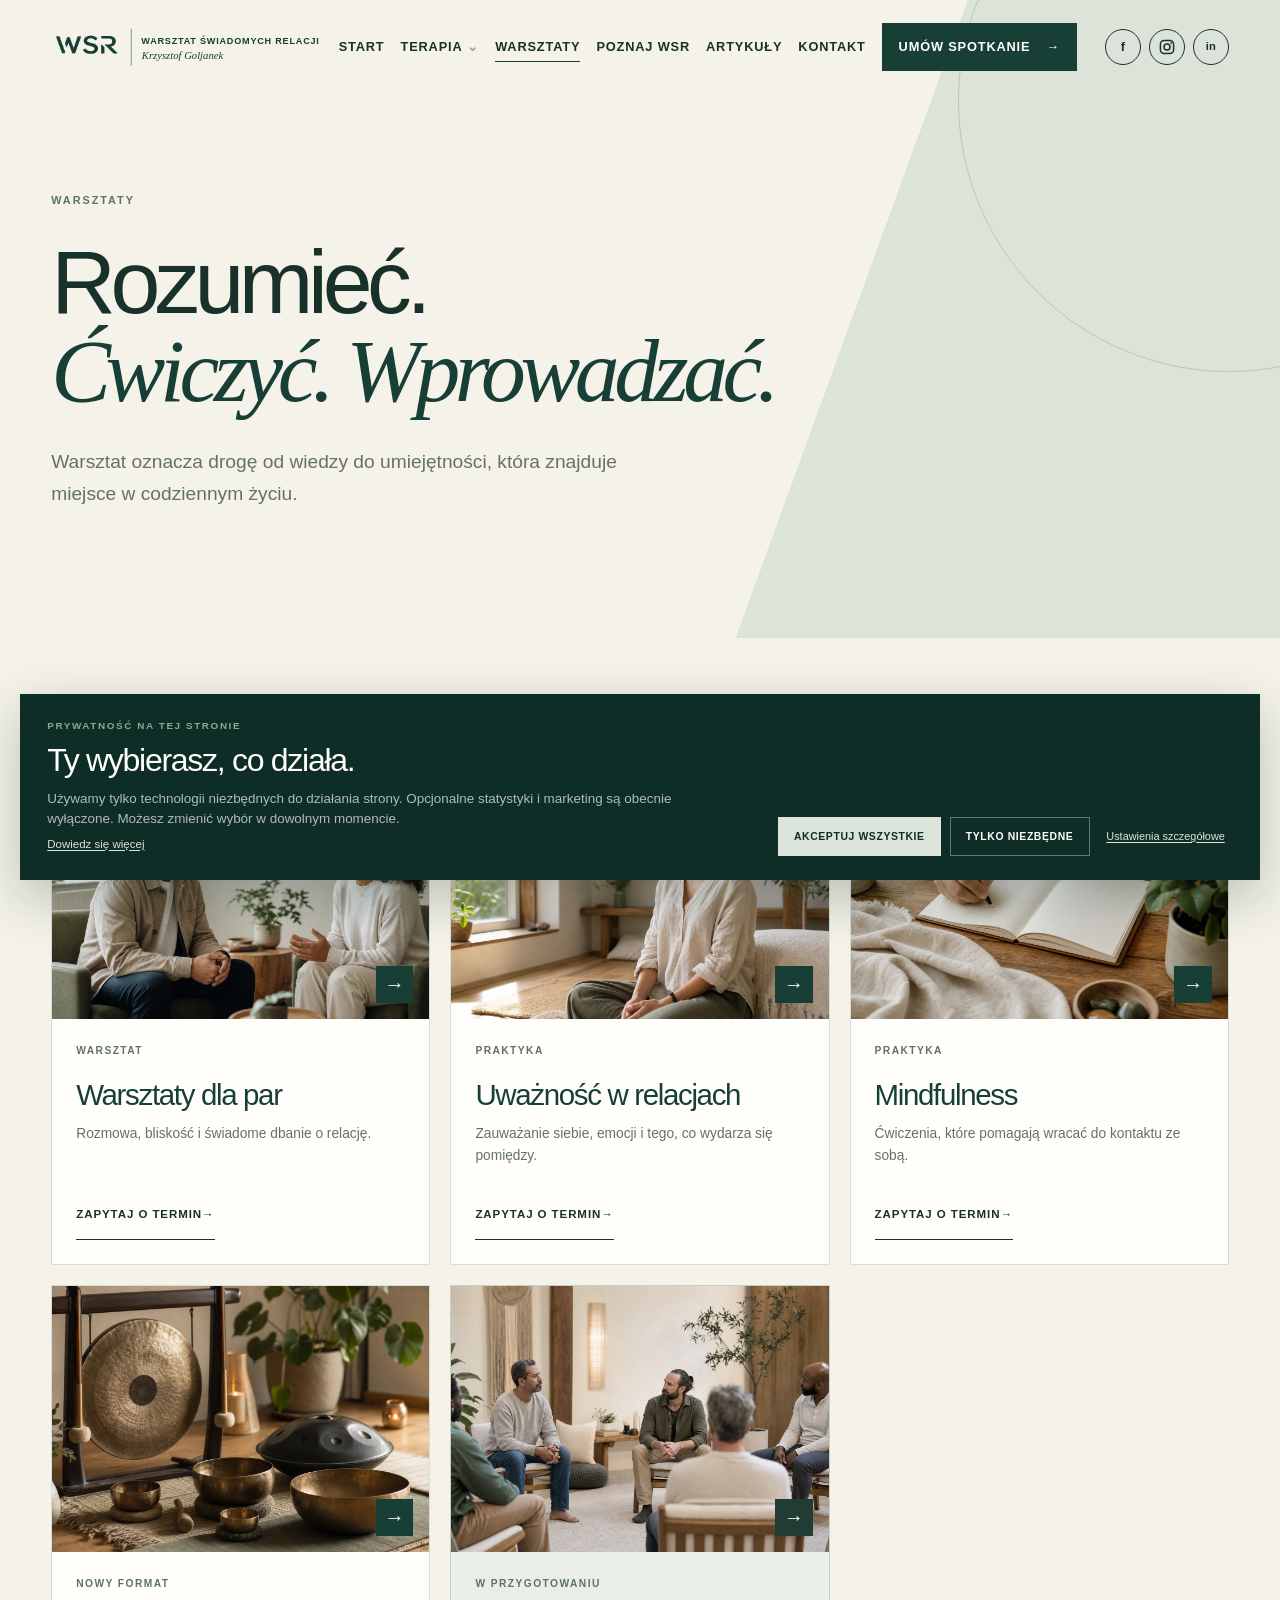
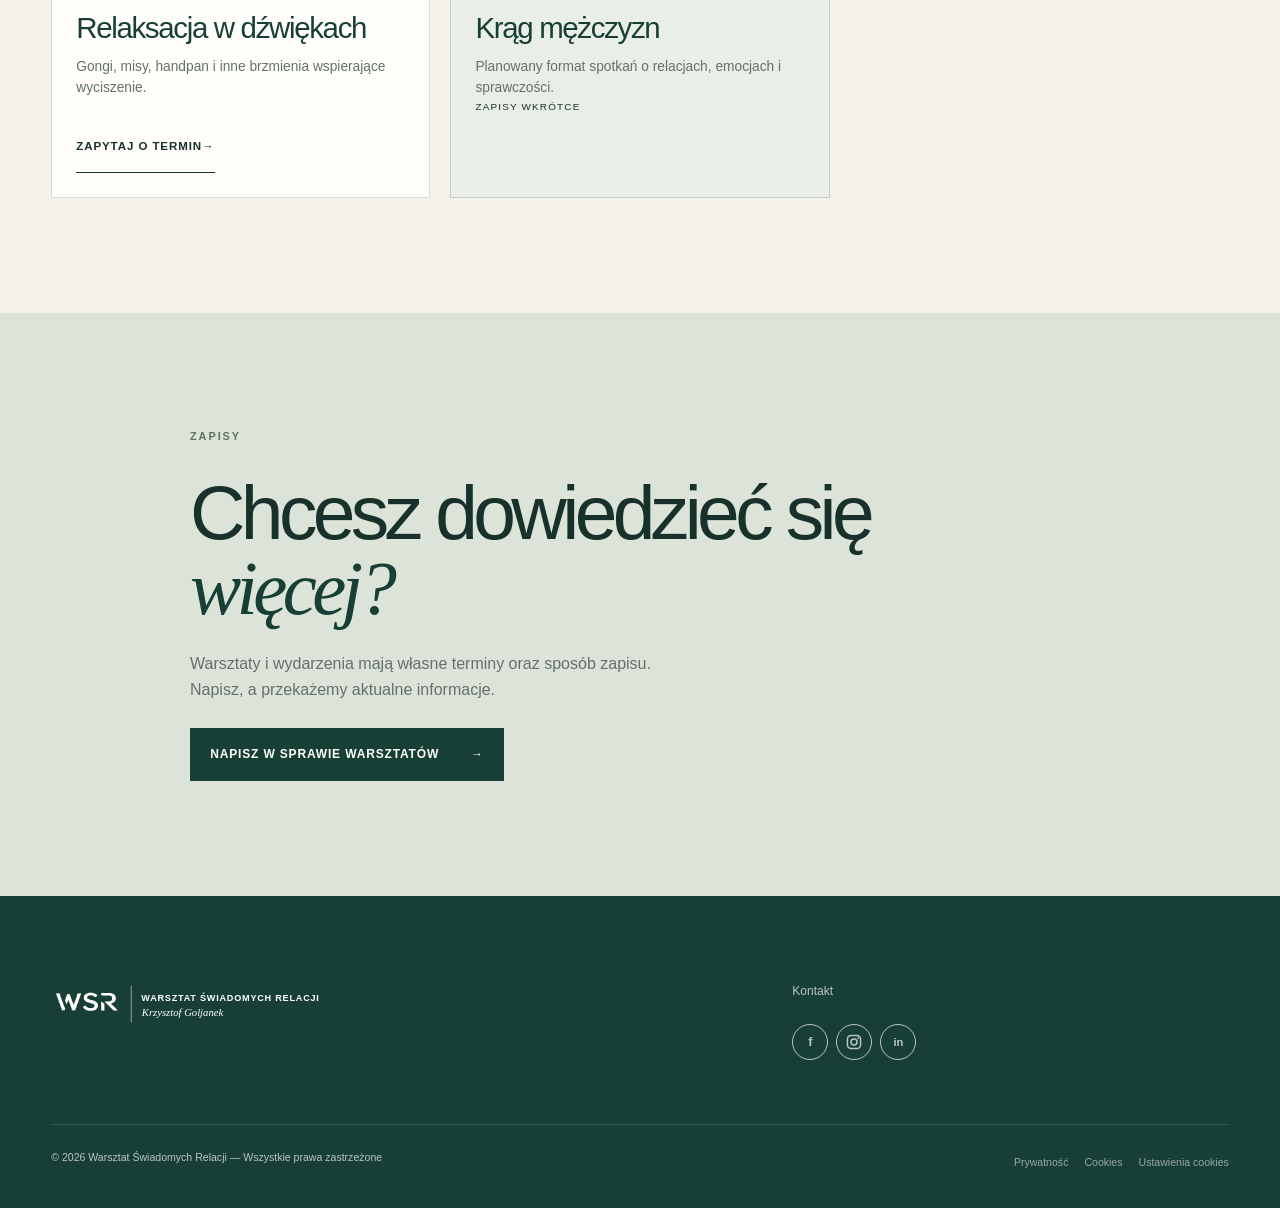
<file: warsztaty.html>
<!doctype html>
<html lang="pl"><head><meta charset="utf-8"><meta name="viewport" content="width=device-width,initial-scale=1"><meta name="description" content="Warsztaty WSR — relacje, uważność, mindfulness i wydarzenia rozwijające praktyczne umiejętności."><meta name="theme-color" content="#f4f2e9"><title>Warsztaty — Warsztat Świadomych Relacji</title><link rel="icon" href="assets/images/favicon.svg" type="image/svg+xml"><link rel="stylesheet" href="assets/css/styles.css"><script src="assets/js/main.js" defer></script></head>
<body><a class="skip-link" href="#main">Przejdź do treści</a><header class="site-header" data-header><div class="container header-inner"><a class="brand" href="index.html" aria-label="WSR — strona główna"><span class="brand-mark" aria-hidden="true">WSR</span><span class="brand-copy"><span>Warsztat Świadomych Relacji</span><i>Krzysztof Goljanek</i></span></a><button class="menu-toggle" type="button" aria-expanded="false" aria-controls="main-nav"><span class="sr-only">Otwórz menu</span></button><nav class="main-nav" id="main-nav" aria-label="Główna nawigacja"><a href="index.html">Start</a><details class="nav-dropdown"><summary>Terapia</summary><div class="dropdown-menu"><a href="terapia.html">Przegląd terapii</a><a href="terapia-indywidualna.html">Terapia indywidualna</a><a href="terapia-par.html">Terapia par</a></div></details><a href="warsztaty.html">Warsztaty</a><a href="poznaj-wsr.html">Poznaj WSR</a><a href="artykuly.html">Artykuły</a><a href="kontakt.html">Kontakt</a><a class="nav-booking booking-link" data-booking href="https://www.znanylekarz.pl/krzysztof-goljanek/psycholog/wroclaw">Umów spotkanie <span aria-hidden="true">→</span></a><span class="social-links social-links-menu" aria-label="Media społecznościowe"><a href="https://www.facebook.com/" target="_blank" rel="noopener" aria-label="Facebook">f</a><a href="https://www.instagram.com/" target="_blank" rel="noopener" aria-label="Instagram">◎</a><a href="https://www.linkedin.com/" target="_blank" rel="noopener" aria-label="LinkedIn">in</a></span></nav><span class="social-links social-links-header" aria-label="Media społecznościowe"><a href="https://www.facebook.com/" target="_blank" rel="noopener" aria-label="Facebook">f</a><a href="https://www.instagram.com/" target="_blank" rel="noopener" aria-label="Instagram">◎</a><a href="https://www.linkedin.com/" target="_blank" rel="noopener" aria-label="LinkedIn">in</a></span></div></header>
<main id="main"><section class="page-hero"><div class="container page-hero-inner"><p class="eyebrow reveal">Warsztaty</p><h1 class="page-title reveal">Rozumieć.<br><em>Ćwiczyć. Wprowadzać.</em></h1><p class="page-lead reveal">Warsztat oznacza drogę od wiedzy do umiejętności, która znajduje miejsce w codziennym życiu.</p></div></section><section class="workshop-list-section"><div class="container"><div class="workshop-grid"><article class="workshop-feature-card reveal"><a class="workshop-card-media" href="kontakt.html"><img src="assets/images/workshop-pary.webp" width="1400" height="933" loading="lazy" decoding="async" alt="Dwie osoby rozmawiające w spokojnej przestrzeni warsztatowej"><span aria-hidden="true">→</span></a><div class="workshop-card-body"><p class="workshop-card-kicker">Warsztat</p><h2>Warsztaty dla par</h2><p>Rozmowa, bliskość i świadome dbanie o relację.</p><a class="card-cta" href="kontakt.html">Zapytaj o termin <span aria-hidden="true">→</span></a></div></article><article class="workshop-feature-card reveal"><a class="workshop-card-media" href="kontakt.html"><img src="assets/images/workshop-mindfulness.webp" width="1400" height="933" loading="lazy" decoding="async" alt="Osoba praktykująca uważność w jasnej sali"><span aria-hidden="true">→</span></a><div class="workshop-card-body"><p class="workshop-card-kicker">Praktyka</p><h2>Uważność w relacjach</h2><p>Zauważanie siebie, emocji i tego, co wydarza się pomiędzy.</p><a class="card-cta" href="kontakt.html">Zapytaj o termin <span aria-hidden="true">→</span></a></div></article><article class="workshop-feature-card reveal"><a class="workshop-card-media" href="kontakt.html"><img src="assets/images/workshop-pisanie.webp" width="1400" height="933" loading="lazy" decoding="async" alt="Osoba zapisująca refleksje w notesie podczas warsztatu uważności"><span aria-hidden="true">→</span></a><div class="workshop-card-body"><p class="workshop-card-kicker">Praktyka</p><h2>Mindfulness</h2><p>Ćwiczenia, które pomagają wracać do kontaktu ze sobą.</p><a class="card-cta" href="kontakt.html">Zapytaj o termin <span aria-hidden="true">→</span></a></div></article><article class="workshop-feature-card reveal"><a class="workshop-card-media" href="kontakt.html"><img src="assets/images/workshop-dzwieki.webp" width="1400" height="933" loading="lazy" decoding="async" alt="Gong, misy i handpan w spokojnej sali relaksacyjnej"><span aria-hidden="true">→</span></a><div class="workshop-card-body"><p class="workshop-card-kicker">Nowy format</p><h2>Relaksacja w dźwiękach</h2><p>Gongi, misy, handpan i inne brzmienia wspierające wyciszenie.</p><a class="card-cta" href="kontakt.html">Zapytaj o termin <span aria-hidden="true">→</span></a></div></article><article class="workshop-feature-card workshop-feature-card-muted reveal"><a class="workshop-card-media" href="kontakt.html"><img src="assets/images/workshop-mezczyzni.webp" width="1400" height="933" loading="lazy" decoding="async" alt="Mężczyźni siedzący w kręgu podczas spokojnego spotkania"><span aria-hidden="true">→</span></a><div class="workshop-card-body"><p class="workshop-card-kicker">W przygotowaniu</p><h2>Krąg mężczyzn</h2><p>Planowany format spotkań o relacjach, emocjach i sprawczości.</p><span class="planned-label">Zapisy wkrótce</span></div></article></div></div></section><section class="workshop-cta"><div class="container workshop-cta-inner"><p class="section-index">Zapisy</p><h2>Chcesz dowiedzieć się<br><em>więcej?</em></h2><p>Warsztaty i wydarzenia mają własne terminy oraz sposób zapisu. Napisz, a przekażemy aktualne informacje.</p><a class="button button-primary" href="mailto:kontakt@krzysztofgoljanek.pl?subject=Warsztaty%20WSR">Napisz w sprawie warsztatów <span>→</span></a></div></section></main><footer class="site-footer"><div class="container footer-top"><a class="brand footer-brand" href="index.html"><span class="brand-mark" aria-hidden="true">WSR</span><span class="brand-copy"><span>Warsztat Świadomych Relacji</span><i>Krzysztof Goljanek</i></span></a><nav class="footer-nav" aria-label="Kontakt i media"><a href="kontakt.html">Kontakt</a><span class="social-links social-links-footer" aria-label="Media społecznościowe"><a href="https://www.facebook.com/" target="_blank" rel="noopener" aria-label="Facebook">f</a><a href="https://www.instagram.com/" target="_blank" rel="noopener" aria-label="Instagram">◎</a><a href="https://www.linkedin.com/" target="_blank" rel="noopener" aria-label="LinkedIn">in</a></span></nav></div><div class="container footer-bottom"><p>© <span data-year>2026</span> Warsztat Świadomych Relacji — Wszystkie prawa zastrzeżone</p></div></footer></body></html>
</file>
<file: assets/css/styles.css>
:root{--paper:#f4f2e9;--paper-deep:#ebe9de;--ink:#18312a;--forest:#173f35;--forest-deep:#0e2d26;--sage:#91a692;--sage-ink:#5d7461;--sage-light:#dce3d8;--mist:#e9eee6;--muted:#647169;--clay:#5d7461;--line:rgba(24,49,42,.16);--white:#fffefa;--container:1240px;--gutter:clamp(1.25rem,4vw,3.5rem);--sans:"DM Sans",sans-serif;--display:"Manrope",sans-serif;--serif:"Newsreader",Georgia,serif}
*{box-sizing:border-box}html{scroll-behavior:smooth;scroll-padding-top:100px}body{margin:0;overflow-x:hidden;color:var(--ink);background:var(--paper);font:400 1rem/1.65 var(--sans);-webkit-font-smoothing:antialiased}body.menu-open,body.is-leaving,body.consent-open{overflow:hidden}a{color:inherit;text-decoration:none}img{display:block;max-width:100%}button,summary{font:inherit}:focus-visible{outline:2px solid var(--sage-ink);outline-offset:4px}.container{width:min(calc(100% - var(--gutter)*2),var(--container));margin-inline:auto}.sr-only{position:absolute;width:1px;height:1px;padding:0;margin:-1px;overflow:hidden;clip:rect(0,0,0,0);white-space:nowrap;border:0}.skip-link{position:fixed;z-index:1100;top:.75rem;left:.75rem;padding:.75rem 1rem;color:var(--white);background:var(--forest);transform:translateY(-150%);transition:transform .2s}.skip-link:focus{transform:translateY(0)}
.site-header{position:fixed;z-index:30;inset:0 0 auto;border-bottom:1px solid transparent;transition:background .3s,border-color .3s,box-shadow .3s}.site-header.is-scrolled{background:rgba(244,242,233,.94);border-color:var(--line);box-shadow:0 10px 35px rgba(24,49,42,.055)}.header-inner{min-height:94px;display:flex;align-items:center;justify-content:space-between;gap:2rem}.brand{position:relative;z-index:3;display:inline-flex;align-items:center;gap:.85rem;flex:0 0 auto}.brand-mark{color:var(--forest);font-family:var(--display);font-size:1.65rem;font-weight:600;line-height:1;letter-spacing:-.1em}.brand-copy{display:grid;padding-left:.85rem;border-left:1px solid var(--sage);line-height:1.05}.brand-copy>span{font-size:.68rem;font-weight:600;letter-spacing:.04em}.brand-copy i{margin-top:.25rem;color:var(--muted);font:400 italic .94rem/1 var(--serif)}
.main-nav{display:flex;align-items:center;gap:clamp(.9rem,1.7vw,1.65rem);font-size:.72rem;font-weight:600;letter-spacing:.065em;text-transform:uppercase}.main-nav>a:not(.nav-booking),.nav-dropdown>summary{padding-block:.75rem}.main-nav>a:not(.nav-booking){position:relative}.main-nav>a:not(.nav-booking)::after{content:"";position:absolute;inset:auto 0 .5rem;height:1px;background:var(--forest);transform:scaleX(0);transform-origin:right;transition:transform .25s}.main-nav>a:hover::after,.main-nav>a:focus-visible::after{transform:scaleX(1);transform-origin:left}.nav-booking{display:inline-flex;align-items:center;gap:1rem;padding:.85rem 1.05rem;color:var(--white);background:var(--forest);transition:background .2s,transform .2s}.nav-booking:hover{background:var(--forest-deep);transform:translateY(-1px)}.nav-dropdown{position:relative}.nav-dropdown summary{cursor:pointer;list-style:none}.nav-dropdown summary::after{content:"⌄";margin-left:.3rem;color:var(--sage)}.nav-dropdown summary::-webkit-details-marker{display:none}.dropdown-menu{position:absolute;top:100%;left:-1rem;min-width:220px;padding:.75rem;background:var(--white);border:1px solid var(--line);box-shadow:0 18px 45px rgba(24,49,42,.11)}.dropdown-menu a{display:block;padding:.7rem .8rem;font-size:.68rem}.dropdown-menu a:hover{background:var(--mist)}.menu-toggle{display:none;width:44px;height:44px;padding:0;color:var(--forest);background:transparent;border:0}.menu-toggle::before,.menu-toggle::after{content:"";display:block;width:24px;height:1px;margin:6px auto;background:currentColor;transition:transform .2s}
.hero{position:relative;min-height:860px;padding:9.5rem 0 6rem;display:flex;align-items:center;background:linear-gradient(110deg,var(--paper) 0 61%,var(--sage-light) 61%)}.hero::before{content:"";position:absolute;width:430px;height:430px;left:-190px;top:25%;border:1px solid rgba(145,166,146,.35);border-radius:50%}.hero-grid{display:grid;grid-template-columns:minmax(0,1.05fr) minmax(350px,.72fr);align-items:center;gap:clamp(3rem,8vw,8rem)}.hero-copy{position:relative;z-index:1;padding-left:clamp(0rem,4vw,4rem)}.eyebrow,.section-index{margin:0 0 1.8rem;color:var(--sage);font-size:.68rem;font-weight:600;letter-spacing:.18em;text-transform:uppercase}.hero h1,.section-title,.idea-quote,.practice-title,.contact-title{font-family:var(--display);font-weight:400;line-height:1.02;letter-spacing:-.055em}.hero h1{max-width:750px;margin:0;font-size:clamp(3.5rem,6.5vw,6.6rem)}em{color:var(--sage);font-family:var(--serif);font-weight:400}.hero h1 em{display:inline-block;margin-top:.18em;color:var(--forest);font-size:.78em;letter-spacing:-.025em}.hero-intro{max-width:560px;margin:2rem 0 0;color:var(--muted);font-size:clamp(1rem,1.25vw,1.12rem)}.hero-actions{display:flex;gap:.8rem;margin-top:2.5rem}.button{display:inline-flex;align-items:center;justify-content:space-between;gap:2rem;min-width:190px;padding:1rem 1.2rem;border:1px solid var(--forest);font-size:.75rem;font-weight:600;letter-spacing:.07em;text-transform:uppercase;transition:transform .2s,background .2s,color .2s}.button:hover{transform:translateY(-2px)}.button-primary{color:var(--white);background:var(--forest)}.button-ghost{background:transparent}.button-ghost:hover{color:var(--white);background:var(--forest)}.hero-visual{position:relative;margin:0}.hero-image-wrap{position:relative;overflow:hidden;aspect-ratio:4/5}.hero-image-wrap::after{content:"";position:absolute;inset:0;border:1px solid rgba(255,255,255,.3);box-shadow:inset 0 0 90px rgba(14,45,38,.12)}.hero-visual img{width:100%;height:100%;object-fit:cover;filter:saturate(.75) contrast(.92)}.image-note{position:absolute;z-index:2;right:1rem;bottom:1rem;padding:.45rem .65rem;color:var(--white);background:rgba(14,45,38,.72);font-size:.6rem;letter-spacing:.1em;text-transform:uppercase}.hero-visual figcaption{max-width:380px;margin-top:.85rem;color:var(--muted);font-size:.67rem;line-height:1.45}.scroll-cue{position:absolute;left:max(var(--gutter),calc((100vw - var(--container))/2));bottom:2rem;display:flex;align-items:center;gap:.8rem;color:var(--muted);font-size:.64rem;letter-spacing:.12em;text-transform:uppercase}.scroll-cue span{position:relative;width:34px;height:34px;border:1px solid var(--sage);border-radius:50%}.scroll-cue span::after{content:"↓";position:absolute;inset:5px 0 auto;text-align:center}
.section{padding-block:clamp(6rem,11vw,10rem)}.idea{color:var(--white);background:var(--forest)}.idea-inner{text-align:center}.idea .section-index{color:rgba(255,255,255,.48)}.idea-quote{margin:0 auto;font-size:clamp(2.6rem,5.5vw,5.3rem)}.idea-quote em{color:var(--sage-light)}.idea-copy{max-width:610px;margin:2.4rem auto 0;color:rgba(255,255,255,.62)}
.section-heading{display:grid;grid-template-columns:1.6fr .7fr;align-items:end;gap:3rem;margin-bottom:4rem}.section-title{margin:0;font-size:clamp(3rem,6vw,5.7rem)}.section-lead{max-width:390px;margin:0 0 .5rem;color:var(--muted)}.offer-grid{display:grid;grid-template-columns:repeat(2,1fr);border:1px solid var(--line)}.offer-card{position:relative;min-height:600px;padding:clamp(2rem,5vw,4rem);display:flex;flex-direction:column}.offer-card+.offer-card{border-left:1px solid var(--line)}.therapy-card{background:var(--white)}.workshop-card{background:var(--mist)}.card-number{position:absolute;top:2rem;right:2rem;color:var(--sage);font:italic 1.5rem var(--serif)}.card-kicker{margin:0 0 3.5rem;color:var(--muted);font-size:.65rem;letter-spacing:.14em;text-transform:uppercase}.offer-card h3{margin:0 0 1.3rem;font:400 clamp(3rem,5vw,5rem)/1 var(--display);letter-spacing:-.055em}.offer-card>p:not(.card-kicker){max-width:470px;color:var(--muted)}.card-links{margin:2rem 0 2.5rem;padding:0;list-style:none;border-top:1px solid var(--line)}.card-links a{display:flex;justify-content:space-between;padding:.9rem 0;border-bottom:1px solid var(--line);font-size:.85rem}.card-links a:hover span{transform:translateX(4px)}.card-links span{transition:transform .2s}.card-cta{align-self:flex-start;margin-top:auto;padding-bottom:.3rem;border-bottom:1px solid currentColor;font-size:.72rem;font-weight:600;letter-spacing:.08em;text-transform:uppercase}
.philosophy{background:var(--paper-deep)}.philosophy-grid{display:grid;grid-template-columns:.8fr 1.2fr;align-items:center;gap:clamp(4rem,9vw,9rem)}.philosophy-copy>p:not(.section-index){max-width:560px;margin-top:1.5rem;color:var(--muted)}.relation-model{min-height:540px;display:flex;align-items:center;justify-content:center;position:relative}.model-circle{position:absolute;width:280px;height:280px;display:grid;place-content:center;text-align:center;border:1px solid var(--sage);border-radius:50%}.model-circle>span{font:500 2.2rem var(--display);letter-spacing:.08em}.model-circle small{color:var(--muted);font-size:.67rem;letter-spacing:.08em}.model-self{left:4%;background:rgba(244,242,233,.65)}.model-relation{right:4%;background:rgba(220,227,216,.55)}.model-bridge{z-index:2;width:150px;display:grid;gap:.45rem;padding:1.2rem;color:var(--white);background:var(--forest);text-align:center;font-size:.61rem;letter-spacing:.08em;text-transform:uppercase}
.practice{background:var(--white)}.practice-grid{display:grid;grid-template-columns:.45fr 1.5fr;gap:3rem}.practice-title{margin:0 0 4rem;font-size:clamp(2.7rem,5vw,5rem)}.practice-steps{margin:0;padding:0;list-style:none;display:grid;grid-template-columns:repeat(2,1fr);border-top:1px solid var(--line)}.practice-steps li{position:relative;min-height:210px;padding:2rem 2rem 2rem 0;border-bottom:1px solid var(--line)}.practice-steps li:nth-child(odd){border-right:1px solid var(--line)}.practice-steps li:nth-child(even){padding-left:2rem}.practice-steps span{color:var(--sage);font-size:.65rem}.practice-steps strong{display:block;margin:1.2rem 0 .5rem;font:400 1.45rem var(--display)}.practice-steps p{margin:0;color:var(--muted);font-size:.9rem}
.founder{color:var(--white);background:var(--forest-deep)}.founder-grid{display:grid;grid-template-columns:.75fr 1fr;gap:clamp(4rem,10vw,10rem);align-items:center}.founder-monogram{min-height:570px;display:grid;place-content:center;position:relative;overflow:hidden;border:1px solid rgba(255,255,255,.16);background:linear-gradient(145deg,rgba(145,166,146,.2),transparent 60%)}.founder-monogram::before,.founder-monogram::after{content:"";position:absolute;border:1px solid rgba(145,166,146,.3);border-radius:50%}.founder-monogram::before{width:330px;height:330px;left:-110px;top:40px}.founder-monogram::after{width:200px;height:200px;right:40px;bottom:45px}.founder-monogram span{position:relative;z-index:1;font:italic clamp(6rem,12vw,10rem)/1 var(--serif)}.founder-monogram small{position:relative;z-index:1;justify-self:end;color:var(--sage);letter-spacing:.15em;text-transform:uppercase}.founder .section-index,.founder .section-title em{color:var(--sage)}.founder-role{max-width:610px;color:var(--sage-light)}.founder blockquote{max-width:670px;margin:2.5rem 0;padding:1.5rem 0 1.5rem 2rem;border-left:1px solid var(--sage);font:italic 1.55rem/1.45 var(--serif)}.founder-copy>p:not(.section-index,.founder-role){max-width:620px;color:rgba(255,255,255,.58)}.inline-link{display:inline-flex;gap:1.5rem;margin-top:1.5rem;padding-bottom:.3rem;border-bottom:1px solid var(--sage);font-size:.72rem;letter-spacing:.08em;text-transform:uppercase}
.contact{background:var(--sage-light)}.contact-grid{display:grid;grid-template-columns:1.2fr .8fr;gap:clamp(3rem,10vw,10rem);align-items:start}.contact-title{margin:0;font-size:clamp(3.5rem,7vw,7rem)}.contact-title em{color:var(--forest)}.contact-actions{padding-top:2.5rem}.contact-actions>p{max-width:510px;color:var(--muted)}.button-light{margin-top:1rem;color:var(--white);background:var(--forest)}.contact-actions small{display:block;max-width:430px;margin-top:.75rem;color:var(--muted)}.contact-separator{display:flex;align-items:center;gap:.8rem;margin:2rem 0 1.2rem;color:var(--muted);font-size:.7rem;text-transform:uppercase}.contact-separator::before,.contact-separator::after{content:"";flex:1;height:1px;background:var(--line)}.mail-link{font-family:var(--display);font-size:clamp(1rem,2vw,1.25rem);border-bottom:1px solid var(--sage)}
.site-footer{padding:5rem 0 2rem;color:rgba(255,255,255,.7);background:var(--forest)}.footer-top{display:grid;grid-template-columns:1.4fr 1fr .6fr;gap:3rem;align-items:start}.footer-brand .brand-mark{color:var(--white)}.footer-brand .brand-copy>span{color:var(--white)}.footer-brand .brand-copy i{color:var(--sage)}.footer-top>p{margin:0;font:italic 1.3rem/1.3 var(--serif)}.footer-nav{display:grid;gap:.45rem;font-size:.75rem}.footer-nav a:hover{color:var(--white)}.footer-bottom{display:flex;justify-content:space-between;margin-top:4rem;padding-top:1.5rem;border-top:1px solid rgba(255,255,255,.13);font-size:.66rem}.footer-bottom p{margin:0}
.booking-transition{position:fixed;z-index:200;inset:0;display:grid;place-content:center;padding:2rem;color:var(--white);background:var(--forest-deep);text-align:center;opacity:0;visibility:hidden;transition:opacity .35s,visibility .35s}.booking-transition.is-active{opacity:1;visibility:visible}.transition-mark{margin-bottom:1.5rem;color:var(--sage);font:600 2.4rem var(--display);letter-spacing:-.1em}.booking-transition p{margin:0;font:italic clamp(1.8rem,5vw,3.8rem)/1.1 var(--serif)}.booking-transition>span{margin-top:.8rem;color:rgba(255,255,255,.55);font-size:.7rem;letter-spacing:.12em}.transition-line{width:0;height:1px;margin:2rem auto 0;background:var(--sage)}.booking-transition.is-active .transition-line{animation:load-line .85s ease forwards}@keyframes load-line{to{width:min(300px,60vw)}}
.reveal{opacity:1;transform:none}.js-enabled .reveal{opacity:0;transform:translateY(22px);transition:opacity .75s ease,transform .75s cubic-bezier(.2,.7,.2,1)}.js-enabled .reveal.is-visible{opacity:1;transform:none}
@media(max-width:1060px){.header-inner{min-height:78px}.menu-toggle{position:relative;z-index:3;display:block}.menu-toggle[aria-expanded=true]::before{transform:translateY(3.5px) rotate(45deg)}.menu-toggle[aria-expanded=true]::after{transform:translateY(-3.5px) rotate(-45deg)}.main-nav{position:fixed;z-index:2;inset:0;display:flex;flex-direction:column;align-items:flex-start;justify-content:center;gap:.5rem;padding:7rem var(--gutter) 3rem;color:var(--white);background:var(--forest-deep);opacity:0;visibility:hidden;transition:opacity .25s,visibility 0s linear .25s;font-size:1rem}.main-nav.is-open{opacity:1;visibility:visible;transition:opacity .25s}body.menu-open .site-header,body.menu-open .brand-mark,body.menu-open .menu-toggle{color:var(--white)}body.menu-open .brand-copy>span{color:var(--white)}body.menu-open .brand-copy i{color:var(--sage)}.nav-dropdown{width:100%}.dropdown-menu{position:static;min-width:0;margin:0 0 .5rem;padding:.25rem 0 .25rem 1rem;color:rgba(255,255,255,.75);background:transparent;border:0;box-shadow:none}.dropdown-menu a{padding:.4rem 0}.dropdown-menu a:hover{background:transparent;color:var(--white)}.nav-booking{margin-top:1rem;color:var(--forest-deep);background:var(--sage-light)}}
@media(max-width:800px){.brand-copy>span{max-width:155px;font-size:.58rem}.brand-copy i{font-size:.82rem}.hero{min-height:auto;padding:7.5rem 0 5rem;background:var(--paper)}.hero-grid{grid-template-columns:1fr;gap:3rem}.hero-copy{padding-left:0}.hero h1{font-size:clamp(3rem,13.5vw,5rem)}.hero-visual{width:calc(100% + var(--gutter))}.hero-image-wrap{aspect-ratio:5/4}.hero-visual img{object-position:center 56%}.scroll-cue{display:none}.section-heading,.philosophy-grid,.practice-grid,.founder-grid,.contact-grid{grid-template-columns:1fr}.offer-grid{grid-template-columns:1fr}.offer-card{min-height:540px}.offer-card+.offer-card{border-left:0;border-top:1px solid var(--line)}.relation-model{min-height:440px}.model-circle{width:220px;height:220px}.model-circle>span{font-size:1.55rem}.model-self{left:0}.model-relation{right:0}.model-bridge{width:125px;padding:.9rem}.practice-grid{gap:1rem}.practice-steps{grid-template-columns:1fr}.practice-steps li:nth-child(odd){border-right:0}.practice-steps li:nth-child(even){padding-left:0}.founder-monogram{min-height:430px}.footer-top{grid-template-columns:1fr 1fr}.footer-top>p{display:none}}
@media(max-width:520px){.brand-copy>span{max-width:128px}.hero-actions{flex-direction:column}.button{width:100%}.hero-visual{width:100%}.hero-image-wrap{aspect-ratio:4/5}.idea-quote br{display:none}.relation-model{min-height:390px;margin-inline:-1rem}.model-circle{width:185px;height:185px}.model-circle small{font-size:.58rem}.model-bridge{width:108px;font-size:.53rem}.footer-top{grid-template-columns:1fr}.footer-nav{grid-template-columns:repeat(2,1fr)}.footer-bottom{display:grid;gap:.4rem}}
@media(prefers-reduced-motion:reduce){html{scroll-behavior:auto}*,*::before,*::after{animation-duration:.01ms!important;animation-iteration-count:1!important;transition-duration:.01ms!important}.reveal{opacity:1;transform:none}}

/* Multipager layout */
.compact-section{padding-block:clamp(4.5rem,8vw,7rem)}
.compact-contact{padding-block:clamp(4rem,7vw,6.5rem)}
.inline-link-light{color:var(--sage-light);border-color:var(--sage)}
.contact-text-link{display:inline-flex;gap:1rem;margin-top:1.3rem;padding-bottom:.25rem;border-bottom:1px solid var(--sage);color:var(--forest);font-size:.72rem;font-weight:600;letter-spacing:.08em;text-transform:uppercase}
.hero-home .hero-image-wrap{aspect-ratio:415/618}.hero-home .hero-visual img{object-position:center center}
.page-hero{position:relative;overflow:hidden;padding:12rem 0 8rem;background:linear-gradient(110deg,var(--paper) 0 64%,var(--sage-light) 64%)}.page-hero::after{content:"";position:absolute;width:540px;height:540px;right:-220px;top:-170px;border:1px solid rgba(145,166,146,.45);border-radius:50%}.page-hero-inner{position:relative;z-index:1}.page-hero-small{padding-block:10rem 6.5rem}.page-title{max-width:900px;margin:0;font:400 clamp(3.3rem,7vw,7rem)/.98 var(--display);letter-spacing:-.06em}.page-title em{color:var(--forest)}.page-lead{max-width:600px;margin:2rem 0 0;color:var(--muted);font-size:clamp(1rem,1.5vw,1.2rem)}.back-link{display:inline-block;margin-bottom:3rem;color:var(--muted);font-size:.72rem;letter-spacing:.08em;text-transform:uppercase}.back-link:hover{color:var(--forest)}
.page-section{padding-block:clamp(5rem,9vw,8rem)}.service-page-grid{display:grid;grid-template-columns:repeat(2,1fr);border:1px solid var(--line)}.service-tile{position:relative;min-height:440px;padding:clamp(2rem,5vw,4.5rem);display:flex;flex-direction:column;background:var(--white);transition:background .25s,transform .25s}.service-tile:hover{background:#f8f7f0;transform:translateY(-4px)}.service-tile-dark{color:var(--white);background:var(--forest)}.service-tile-dark:hover{background:var(--forest-deep)}.service-tile+.service-tile{border-left:1px solid var(--line)}.service-tile .tile-index{color:var(--sage);font:italic 1.5rem var(--serif)}.service-tile h2{margin:4.5rem 0 1.2rem;font:400 clamp(2.5rem,4.5vw,4.8rem)/.98 var(--display);letter-spacing:-.06em}.service-tile h2 em{color:var(--sage)}.service-tile p{max-width:430px;margin:0;color:var(--muted)}.service-tile-dark p{color:rgba(255,255,255,.62)}.tile-arrow{margin-top:auto;font-size:1.8rem}.note-section{padding-block:clamp(3.5rem,7vw,6rem);background:var(--mist)}.note-grid{display:grid;grid-template-columns:.4fr 1.3fr auto;align-items:center;gap:2rem}.note-copy{max-width:600px;margin:0;font:italic clamp(1.35rem,2.5vw,2rem)/1.3 var(--serif)}.note-grid .inline-link{color:var(--forest);white-space:nowrap}
.detail-section{padding-block:clamp(5rem,10vw,9rem)}.detail-grid{display:grid;grid-template-columns:.9fr 1.1fr;gap:clamp(3rem,9vw,9rem)}.detail-title{margin:0;font:400 clamp(2.8rem,5vw,5rem)/1 var(--display);letter-spacing:-.06em}.detail-title em{color:var(--sage)}.detail-copy{max-width:620px;margin:0;color:var(--muted);font-size:1.02rem}.detail-copy p{margin-top:0}.check-list{margin:2.5rem 0 0;padding:0;list-style:none;border-top:1px solid var(--line)}.check-list li{padding:.85rem 0;border-bottom:1px solid var(--line)}.check-list li::before{content:"+";margin-right:.8rem;color:var(--sage)}.process-strip{color:var(--white);background:var(--forest)}.process-strip-inner{display:grid;grid-template-columns:.55fr 1.2fr auto;align-items:center;gap:2rem;padding-block:clamp(3.5rem,6vw,5rem)}.process-strip .section-index{margin:0;color:var(--sage)}.process-strip h2{margin:0;font:400 clamp(1.8rem,3vw,3rem) var(--display);letter-spacing:-.04em}.process-strip p:not(.section-index){margin:.5rem 0 0;color:rgba(255,255,255,.6)}.process-strip .button{justify-self:end;white-space:nowrap}
.workshop-list-section{padding-block:clamp(5rem,9vw,8rem)}.workshop-list{border-top:1px solid var(--line)}.workshop-row{display:grid;grid-template-columns:.2fr 1fr auto;align-items:center;gap:2rem;padding:2rem 0;border-bottom:1px solid var(--line)}.workshop-row>span:first-child{color:var(--sage);font:italic 1.4rem var(--serif)}.workshop-row h2{margin:0;font:400 clamp(1.7rem,3vw,2.8rem) var(--display);letter-spacing:-.04em}.workshop-row p{max-width:620px;margin:.35rem 0 0;color:var(--muted)}.workshop-row>a{font-size:1.7rem;transition:transform .2s}.workshop-row:hover>a{transform:translateX(5px)}.workshop-row-muted{color:var(--muted)}.planned-label{font-size:.62rem;letter-spacing:.12em;text-transform:uppercase}.workshop-cta{padding-block:clamp(5rem,9vw,8rem);background:var(--sage-light)}.workshop-cta-inner{max-width:900px}.workshop-cta h2{margin:0;font:400 clamp(3rem,6vw,6rem)/.98 var(--display);letter-spacing:-.06em}.workshop-cta h2 em{color:var(--forest)}.workshop-cta p:not(.section-index){max-width:500px;margin:1.5rem 0;color:var(--muted)}
.manifesto-section{padding-block:clamp(5rem,10vw,9rem);background:var(--paper-deep)}.manifesto-grid{display:grid;grid-template-columns:.4fr 1.6fr;gap:3rem}.manifesto-grid .detail-title{max-width:900px}.manifesto-grid .detail-copy{margin-top:2rem}.values-row{display:flex;flex-wrap:wrap;gap:.5rem;margin-top:2.5rem}.values-row span{padding:.65rem .9rem;border:1px solid var(--sage);color:var(--forest);font-size:.68rem;letter-spacing:.1em;text-transform:uppercase}.founder-about{padding-block:clamp(5rem,10vw,9rem);background:var(--white)}.founder-about-grid{display:grid;grid-template-columns:.7fr 1.3fr;align-items:center;gap:clamp(3rem,10vw,10rem)}.founder-about .founder-monogram{color:var(--white);background:var(--forest-deep)}.founder-about .detail-copy{margin-top:2rem}
.contact-options{padding-block:clamp(5rem,9vw,8rem)}.contact-options-grid{display:grid;grid-template-columns:repeat(2,1fr);border:1px solid var(--line)}.contact-option{min-height:450px;padding:clamp(2rem,5vw,4rem);background:var(--white)}.contact-option+.contact-option{border-left:1px solid var(--line)}.contact-option-sage{background:var(--mist)}.contact-option h2{margin:2.5rem 0 1.2rem;font:400 clamp(2.5rem,4.5vw,4.5rem)/.98 var(--display);letter-spacing:-.06em}.contact-option h2 em{color:var(--sage)}.contact-option p:not(.section-index){max-width:430px;color:var(--muted)}.contact-option .mail-link{display:inline-flex;gap:1.2rem;margin-top:2rem;color:var(--forest)}
.founder-home-grid{display:grid;grid-template-columns:.55fr 1.45fr;gap:clamp(3rem,8vw,8rem);align-items:center}.founder-home-grid .founder-monogram{min-height:390px}.founder-home-grid .founder-copy>p:not(.section-index,.founder-role){max-width:570px;color:rgba(255,255,255,.62)}.founder-home-grid .section-title{font-size:clamp(3rem,5vw,5rem)}
@media(max-width:800px){.page-hero{padding:8rem 0 5rem;background:var(--paper)}.page-hero-small{padding-block:7rem 5rem}.service-page-grid,.contact-options-grid{grid-template-columns:1fr}.service-tile{min-height:390px}.service-tile+.service-tile,.contact-option+.contact-option{border-left:0;border-top:1px solid var(--line)}.note-grid,.detail-grid,.process-strip-inner,.manifesto-grid,.founder-about-grid,.founder-home-grid{grid-template-columns:1fr;gap:1.5rem}.note-grid .inline-link{justify-self:start}.process-strip .button{justify-self:start}.workshop-row{grid-template-columns:40px 1fr auto;gap:1rem}.workshop-row p{font-size:.9rem}.planned-label{grid-column:2/4}.founder-home-grid .founder-monogram{min-height:300px}}

/* Privacy, consent and legal pages */
.legal-content{max-width:920px;padding-block:clamp(4rem,8vw,7rem);color:var(--muted)}.legal-content h2{margin:3rem 0 .8rem;color:var(--forest);font:500 clamp(1.35rem,2vw,1.8rem)/1.2 var(--display);letter-spacing:-.03em}.legal-content p,.legal-content li{max-width:780px}.legal-content a{color:var(--forest);text-decoration:underline;text-decoration-color:var(--sage);text-underline-offset:.2em}.legal-content ul{padding-left:1.2rem}.legal-updated{margin:0 0 2rem;color:var(--sage);font-size:.72rem;letter-spacing:.08em;text-transform:uppercase}.legal-warning{padding:1rem 1.2rem;color:var(--forest);background:#f3e9d8;border-left:3px solid var(--clay);font-size:.84rem}.legal-warning strong{display:inline-block;margin-bottom:.25rem;color:var(--forest)}.cookie-table{margin:2rem 0;border-top:1px solid var(--line)}.cookie-row{display:grid;grid-template-columns:1fr 1fr 2fr;gap:1rem;padding:1rem 0;border-bottom:1px solid var(--line);font-size:.88rem}.cookie-row span:nth-child(2){color:var(--sage);font-weight:600}.cookie-head{color:var(--muted);font-size:.65rem;letter-spacing:.12em;text-transform:uppercase}.settings-open{margin-top:1rem;padding:.9rem 1.15rem;color:var(--white);background:var(--forest);border:0;font:600 .72rem var(--sans);letter-spacing:.08em;text-transform:uppercase;cursor:pointer}.settings-open:hover{background:var(--forest-deep)}
.cookie-banner{position:fixed;z-index:150;right:1.25rem;bottom:1.25rem;left:1.25rem;display:grid;grid-template-columns:1.5fr auto;gap:2rem;align-items:end;padding:1.5rem 1.7rem;color:var(--white);background:var(--forest-deep);box-shadow:0 18px 50px rgba(14,45,38,.25)}.cookie-banner[hidden]{display:none}.cookie-kicker{margin:0 0 .55rem;color:var(--sage);font-size:.62rem;font-weight:600;letter-spacing:.16em;text-transform:uppercase}.cookie-banner h2,.cookie-modal h2{margin:0;color:var(--white);font:400 clamp(1.4rem,2.5vw,2.15rem)/1.1 var(--display);letter-spacing:-.04em}.cookie-banner p:not(.cookie-kicker){max-width:680px;margin:.7rem 0 0;color:rgba(255,255,255,.68);font-size:.84rem;line-height:1.5}.cookie-banner a,.cookie-modal-actions a{color:var(--sage-light);font-size:.72rem;text-decoration:underline;text-underline-offset:.2em}.cookie-banner-actions{display:flex;flex-wrap:wrap;justify-content:flex-end;gap:.55rem;align-items:center}.cookie-button{padding:.8rem .95rem;color:var(--white);background:transparent;border:1px solid rgba(255,255,255,.35);font:600 .65rem var(--sans);letter-spacing:.06em;text-transform:uppercase;cursor:pointer}.cookie-button:hover{border-color:var(--sage-light)}.cookie-button-primary{color:var(--forest-deep);background:var(--sage-light);border-color:var(--sage-light)}.cookie-settings-link{padding:.5rem;color:var(--sage-light);background:none;border:0;font-size:.68rem;text-decoration:underline;text-underline-offset:.2em;cursor:pointer}.cookie-modal[hidden]{display:none}.cookie-backdrop{position:fixed;z-index:160;inset:0;background:rgba(14,45,38,.55);opacity:0;visibility:hidden;transition:opacity .2s,visibility .2s}.cookie-backdrop.is-visible{opacity:1;visibility:visible}.cookie-modal{position:fixed;z-index:170;inset:0;display:grid;place-items:center;padding:1.25rem}.cookie-modal-card{position:relative;width:min(100%,680px);max-height:min(90vh,760px);overflow:auto;padding:2rem;color:var(--ink);background:var(--paper);box-shadow:0 24px 80px rgba(14,45,38,.3)}.cookie-modal-card h2{color:var(--forest);font-size:clamp(1.8rem,4vw,2.7rem)}.cookie-modal-intro{max-width:570px;color:var(--muted);font-size:.85rem}.cookie-modal-close{position:absolute;top:1rem;right:1rem;width:34px;height:34px;border:1px solid var(--line);color:var(--forest);background:transparent;font-size:1.35rem;line-height:1;cursor:pointer}.consent-choice{display:grid;grid-template-columns:1fr auto;gap:1.2rem;align-items:center;padding:1.15rem 0;border-top:1px solid var(--line)}.consent-choice strong{font:500 1rem var(--display)}.consent-choice p{margin:.25rem 0 0;color:var(--muted);font-size:.76rem;line-height:1.4}.consent-always{color:var(--sage);font-size:.65rem;font-weight:600;letter-spacing:.06em;text-transform:uppercase}.consent-toggle{position:relative;cursor:pointer}.consent-toggle input{position:absolute;opacity:0}.toggle-ui{position:relative;width:42px;height:24px;border-radius:20px;background:#c6cec4;transition:background .2s}.toggle-ui::after{content:"";position:absolute;top:3px;left:3px;width:18px;height:18px;border-radius:50%;background:var(--white);transition:transform .2s}.consent-toggle input:checked+.toggle-ui{background:var(--forest)}.consent-toggle input:checked+.toggle-ui::after{transform:translateX(18px)}.consent-toggle input:focus-visible+.toggle-ui{outline:2px solid var(--clay);outline-offset:3px}.cookie-modal-actions{display:flex;flex-wrap:wrap;align-items:center;gap:1rem;margin-top:1.5rem}.cookie-modal-actions .cookie-button{color:var(--white);background:var(--forest);border-color:var(--forest)}
@media(max-width:800px){.cookie-banner{right:.65rem;bottom:.65rem;left:.65rem;grid-template-columns:1fr;gap:1rem;padding:1.2rem}.cookie-banner-actions{justify-content:flex-start}.cookie-modal-card{padding:1.4rem}.cookie-row{grid-template-columns:1fr 1fr}.cookie-row span:last-child{grid-column:1/-1}.cookie-head span:last-child{display:none}}
 .footer-legal-links{display:flex;gap:1rem;margin-left:auto}.footer-legal-links a{color:rgba(255,255,255,.55)}.footer-legal-links a:hover{color:var(--white)}
.main-nav>a.is-current:not(.nav-booking)::after{transform:scaleX(1);transform-origin:left}.nav-dropdown.is-current>summary{position:relative;color:var(--forest)}.nav-dropdown.is-current>summary::before{content:"";position:absolute;right:0;bottom:.5rem;left:0;height:1px;background:var(--forest)}
@media(max-width:520px){.site-footer{padding:4rem 0 1.35rem}.footer-top{gap:1.8rem}.footer-bottom{margin-top:2.75rem;gap:.65rem}.footer-legal-links{margin-left:0;flex-wrap:wrap;gap:.55rem .9rem}.cookie-banner{max-height:calc(100svh - 1.3rem);overflow:auto}.cookie-banner-actions{display:grid;grid-template-columns:1fr 1fr;align-items:stretch}.cookie-button{min-height:44px}.cookie-settings-link{grid-column:1/-1;justify-self:start}}
@media(max-width:1060px){body.menu-open .nav-dropdown.is-current>summary{color:var(--white)}body.menu-open .nav-dropdown.is-current>summary::before{background:var(--sage-light)}}
.process-strip .button-primary{color:var(--forest-deep);background:var(--sage-light);border-color:var(--sage-light)}
@media(max-width:1060px){.site-header{z-index:1000}.main-nav{z-index:2;height:100vh;height:100dvh;max-height:100vh;max-height:100dvh;overflow-y:auto;overscroll-behavior:contain;-webkit-overflow-scrolling:touch}}
.eyebrow,.section-index,em,.card-number,.service-tile .tile-index,.service-tile h2 em,.detail-title em,.workshop-row>span:first-child,.contact-option h2 em,.legal-updated,.cookie-row span:nth-child(2){color:var(--sage-ink)}
.service-tile-dark .tile-index,.service-tile-dark h2 em{color:var(--sage-light)}
.brand,.inline-link,.card-cta,.contact-text-link{min-height:44px;align-items:center}.card-cta{display:inline-flex}.workshop-row>a{display:grid;min-width:44px;min-height:44px;place-items:center}.footer-nav a{padding:.35rem 0}.footer-legal-links a{padding:.3rem 0}.settings-open{min-height:44px}.cookie-modal-close{width:44px;height:44px}
.idea :focus-visible,.founder :focus-visible,.process-strip :focus-visible,.site-footer :focus-visible,.main-nav.is-open :focus-visible,.booking-transition :focus-visible{outline-color:var(--sage-light)}
.idea .section-index{color:rgba(255,255,255,.58)}.process-strip .section-index,.footer-brand .brand-copy i{color:var(--sage-light)}.consent-always{color:var(--sage-ink)}
.cookie-modal-actions a{color:var(--forest);text-decoration-color:var(--sage-ink)}
@media(max-width:520px){.cookie-modal-actions{display:grid;grid-template-columns:1fr 1fr;align-items:start}.cookie-modal-actions .cookie-button{grid-column:1/-1;width:100%;min-height:44px}}
.dropdown-menu a[aria-current=page]{background:var(--mist);font-weight:700}@media(max-width:1060px){.dropdown-menu a[aria-current=page]{padding-left:.7rem;color:var(--white);background:transparent;border-left:1px solid var(--sage-light)}}
.nav-dropdown summary::after{display:inline-block;transition:transform .2s}.nav-dropdown[open] summary::after{transform:rotate(180deg)}
.footer-legal-links{align-items:center}.footer-consent-button{padding:.3rem 0;color:rgba(255,255,255,.55);background:none;border:0;font:inherit;cursor:pointer}.footer-consent-button:hover{color:var(--white)}
.cookie-backdrop{z-index:1600}.cookie-modal{z-index:1610}.booking-transition{z-index:1800}

/* Feedback v1 — logo, navigation, cards and footer */
.brand-mark{position:relative;display:inline-flex;align-items:center;padding:.08rem .28rem .28rem 0;color:var(--forest);font-size:1.8rem;font-weight:800;letter-spacing:-.15em;line-height:.9}
.brand-mark::before{content:"";position:absolute;right:.08rem;bottom:.08rem;left:0;height:1px;background:var(--sage);transform:scaleX(.7);transform-origin:left}
.brand-mark::after{content:"";position:absolute;top:-.15rem;right:-.04rem;width:.3rem;height:.3rem;border:1px solid var(--sage);border-radius:50%}
.brand-copy>span{font-size:.7rem;font-weight:700;letter-spacing:.09em;line-height:1.2;text-transform:uppercase}
.brand-copy i{font-family:"Segoe Print","Bradley Hand","URW Chancery L",cursive;font-size:1rem;font-style:normal;letter-spacing:-.02em}
.main-nav{gap:clamp(.65rem,1.25vw,1.2rem);font-size:.8rem}
.dropdown-menu a{font-size:.74rem}
.social-links{display:inline-flex;align-items:center;gap:.35rem}
.social-links a{display:grid;min-width:1.75rem;min-height:1.75rem;place-items:center;color:inherit;border:1px solid currentColor;border-radius:50%;font-size:.62rem;font-weight:700;letter-spacing:0;line-height:1;text-transform:none;transition:color .2s,background .2s,transform .2s}
.social-links a:hover,.social-links a:focus-visible{color:var(--white);background:var(--forest);transform:translateY(-2px)}
.social-links-header{margin-left:.15rem}
.social-links-menu{display:none}
.social-links-footer{grid-column:1/-1;margin-top:.6rem}
.footer-top{grid-template-columns:1.35fr .85fr;gap:3rem}
.footer-nav{align-items:start}
.hero-home .hero-copy>.eyebrow{font-size:clamp(1.08rem,1.9vw,1.5rem);font-weight:700;letter-spacing:.14em}
.card-cta{position:relative;padding-bottom:.55rem;border-bottom:0}
.card-cta::after{content:"";position:absolute;right:0;bottom:0;left:0;height:1px;background:currentColor;transform-origin:left;transition:transform .25s ease}
.card-cta:hover::after,.card-cta:focus-visible::after{transform:scaleX(.36)}
.card-cta span{display:inline-block;transition:transform .25s ease}
.card-cta:hover span,.card-cta:focus-visible span{transform:translateX(.45rem)}
.workshop-grid{display:grid;grid-template-columns:repeat(3,minmax(0,1fr));gap:1.25rem}
.workshop-feature-card{display:flex;min-width:0;flex-direction:column;overflow:hidden;background:var(--white);border:1px solid var(--line);transition:transform .25s ease,box-shadow .25s ease}
.workshop-feature-card:hover{transform:translateY(-5px);box-shadow:0 18px 40px rgba(24,49,42,.12)}
.workshop-card-media{position:relative;display:block;overflow:hidden;aspect-ratio:1.42;background:var(--mist)}
.workshop-card-media img{width:100%;height:100%;object-fit:cover;transition:transform .5s ease}
.workshop-feature-card:hover .workshop-card-media img{transform:scale(1.045)}
.workshop-card-media>span{position:absolute;right:1rem;bottom:1rem;display:grid;width:2.35rem;height:2.35rem;place-items:center;color:var(--white);background:var(--forest);font-size:1.25rem;transition:transform .25s ease}
.workshop-feature-card:hover .workshop-card-media>span{transform:translateX(.25rem)}
.workshop-card-body{display:flex;min-height:245px;flex-direction:column;padding:1.5rem}
.workshop-card-kicker{margin:0 0 1.25rem;color:var(--sage-ink);font-size:.64rem;font-weight:700;letter-spacing:.14em;text-transform:uppercase}
.workshop-card-body h2{margin:0 0 .75rem;color:var(--forest);font:500 clamp(1.45rem,2.3vw,2.2rem)/1.05 var(--display);letter-spacing:-.045em}
.workshop-card-body>p:not(.workshop-card-kicker){max-width:34rem;margin:0;color:var(--muted);font-size:.86rem;line-height:1.55}
.workshop-card-body .card-cta{align-self:flex-start;margin-top:auto}
.workshop-feature-card-muted{background:var(--mist)}
.workshop-feature-card-muted .workshop-card-media{filter:saturate(.7)}
@media(min-width:801px) and (max-width:1100px){.workshop-grid{grid-template-columns:repeat(2,minmax(0,1fr))}}
@media(max-width:1060px){.main-nav{font-size:1.05rem}.social-links-header{display:none}.main-nav .social-links-menu{display:inline-flex;margin-top:1.25rem}.dropdown-menu a{font-size:.9rem}.social-links a{min-width:2rem;min-height:2rem}}
@media(max-width:800px){.brand-copy>span{font-size:.59rem;letter-spacing:.07em}.brand-copy i{font-size:.9rem}.hero-home .hero-copy>.eyebrow{font-size:1rem}.footer-top{grid-template-columns:1fr}.workshop-grid{grid-template-columns:1fr}.workshop-card-body{min-height:220px}}
.offer-card{transition:transform .25s ease,box-shadow .25s ease,background .25s ease}
.offer-card:hover{transform:translateY(-5px);box-shadow:0 18px 40px rgba(24,49,42,.1)}
.offer-card:hover .card-cta::after{transform:scaleX(.36)}
.offer-card:hover .card-cta span{transform:translateX(.45rem)}
.offer-card{cursor:pointer}
.offer-card::after{content:"";position:absolute;inset:.8rem;pointer-events:none;border:1px solid transparent;transition:border-color .25s ease}
.offer-card:hover::after,.offer-card:focus-visible::after{border-color:rgba(23,63,53,.32)}
.offer-card:focus-visible{outline:2px solid var(--sage-ink);outline-offset:5px}
.therapy-card:hover{background:var(--paper)}
.workshop-card:hover{background:var(--sage-light)}
.offer-card .card-cta::after{transform:scaleX(.36)}
.offer-card:hover .card-cta::after{transform:scaleX(1)}
.offer-card:focus-visible .card-cta::after{transform:scaleX(1)}
.offer-card:focus-visible .card-cta span{transform:translateX(.45rem)}

/* Feedback v2 — hero, logo and articles */
.hero-kicker{margin:0;color:var(--forest);font-size:clamp(1.12rem,1.7vw,1.52rem);font-weight:700;letter-spacing:.16em;line-height:1.15;text-transform:uppercase}
.hero-brandline{margin:0 0 clamp(2.1rem,4vw,3.6rem);color:var(--forest);font:700 clamp(1rem,1.35vw,1.28rem)/1.15 var(--display);letter-spacing:.1em;text-transform:uppercase}
.hero-rule{display:block;width:min(100%,31rem);height:1px;margin:1.2rem 0 1.45rem;background:var(--forest);transform-origin:left;opacity:.78}
.hero-title-refined{max-width:780px;margin:0;color:var(--forest);font:400 clamp(3.8rem,6.8vw,7rem)/.96 var(--serif);letter-spacing:-.065em}
.hero-title-refined em{display:inline;color:var(--forest);font:inherit;letter-spacing:inherit}
.hero-home{min-height:790px;padding-top:8.8rem;padding-bottom:5rem}
.hero-home .hero-intro{max-width:500px;margin-top:1.9rem}
.brand-copy>span{white-space:nowrap}
.brand-copy i{font-family:"Segoe Print","Bradley Hand","URW Chancery L",cursive;font-style:normal}

/* Production mark follows the selected #11 direction: a clean WSR monogram,
   vertical divider, one-line name and handwritten signature. */
.brand-mark{font-family:var(--sans);font-size:2rem;font-weight:800;letter-spacing:-.16em}
.brand-mark::before,.brand-mark::after{display:none}
.brand-copy{padding-left:1rem;border-left-color:var(--forest)}
.brand-copy>span{font-size:.64rem;font-weight:800;letter-spacing:.105em}
.brand-copy i{margin-top:.32rem;color:var(--sage-ink);font-size:1rem;letter-spacing:-.025em}

.article-list-section{padding-block:clamp(5rem,9vw,8rem)}
.article-intro{display:grid;grid-template-columns:.65fr 1fr;gap:3rem;align-items:start;margin-bottom:3.5rem}
.article-intro .section-lead{max-width:560px;margin:0}
.article-grid{display:grid;grid-template-columns:repeat(3,minmax(0,1fr));gap:1.25rem}
.article-card{display:flex;min-height:330px;flex-direction:column;padding:clamp(1.5rem,3vw,2.25rem);color:var(--forest);background:var(--white);border:1px solid var(--line);transition:transform .25s ease,box-shadow .25s ease,background .25s ease}
.article-card:hover{transform:translateY(-5px);box-shadow:0 18px 40px rgba(24,49,42,.1);background:var(--mist)}
.article-card-kicker{margin:0 0 2.3rem;color:var(--sage-ink);font-size:.64rem;font-weight:700;letter-spacing:.14em;text-transform:uppercase}
.article-card h2{margin:0 0 1rem;font:500 clamp(1.5rem,2.4vw,2.3rem)/1.03 var(--display);letter-spacing:-.045em}
.article-card>p:not(.article-card-kicker){margin:0;color:var(--muted);font-size:.86rem;line-height:1.55}
.article-card-status{margin-top:auto;padding-top:2rem;color:var(--sage-ink);font-size:.68rem;font-weight:700;letter-spacing:.12em;text-transform:uppercase}
.article-note{padding-block:clamp(5rem,9vw,8rem);background:var(--mist)}
.article-note-inner{display:grid;grid-template-columns:.4fr 1.6fr;gap:3rem;align-items:start}
.article-note h2{max-width:760px;margin:0 0 1rem;font:400 clamp(2.5rem,5vw,5rem)/1 var(--display);letter-spacing:-.06em}
.article-note h2 em{color:var(--forest)}
.article-note p:not(.section-index){max-width:560px;color:var(--muted)}
.article-note .inline-link{margin-top:1rem}

@media(min-width:1061px){.brand-copy>span{font-size:.67rem;letter-spacing:.08em}}
@media(max-width:800px){
  .hero-home{min-height:auto;padding-top:7.5rem;padding-bottom:4.5rem}
  .hero-kicker{font-size:.92rem;letter-spacing:.12em}
  .hero-brandline{margin-bottom:2rem;font-size:.82rem;letter-spacing:.08em}
  .hero-rule{width:min(100%,19rem);margin-block:1rem 1.2rem}
  .hero-title-refined{font-size:clamp(3.15rem,13vw,5.2rem);letter-spacing:-.07em}
  .brand-copy>span{max-width:170px;white-space:normal;font-size:.55rem;letter-spacing:.06em}
  .brand-mark{font-size:1.8rem}
  .brand-copy{padding-left:.75rem;border-left-color:var(--sage)}
  .article-intro,.article-grid,.article-note-inner{grid-template-columns:1fr}
  .article-intro{gap:1rem;margin-bottom:2rem}
  .article-grid{gap:1rem}
  .article-card{min-height:285px}
}

.logo-board-page{background:var(--paper)}
.logo-board{padding:clamp(8rem,13vw,12rem) 0 6rem}
.logo-board .page-title{margin-bottom:1.2rem}
.logo-board .page-lead{max-width:660px;margin-bottom:4rem}
.logo-proposals{display:grid;grid-template-columns:repeat(2,minmax(0,1fr));gap:1rem;margin-bottom:3rem}
.logo-proposal{min-height:190px;padding:1.6rem;display:flex;flex-direction:column;justify-content:space-between;border:1px solid var(--line);transition:transform .25s ease,box-shadow .25s ease}
.logo-proposal:hover{transform:translateY(-4px);box-shadow:0 16px 35px rgba(24,49,42,.1)}
.logo-proposal-light{background:var(--white)}
.logo-proposal-sage{background:var(--mist)}
.logo-proposal-label{margin:0;color:var(--sage-ink);font-size:.62rem;font-weight:700;letter-spacing:.13em;text-transform:uppercase}
.logo-lockup{display:flex;align-items:center;gap:1rem;color:var(--forest)}
.logo-proposal-mark{position:relative;display:inline-flex;align-items:center;justify-content:center;width:4.7rem;height:3rem;font:800 2.15rem/.8 var(--sans);letter-spacing:-.17em}
.logo-proposal-mark::before{content:"";position:absolute;right:.1rem;bottom:.1rem;left:.05rem;height:1px;background:var(--sage-ink);transform:scaleX(.74);transform-origin:left}
.logo-proposal-mark::after{content:"";position:absolute;top:-.15rem;right:-.05rem;width:.4rem;height:.4rem;border:1px solid var(--sage-ink);border-radius:50%}
.logo-proposal-divider{width:1px;height:2.9rem;background:var(--sage-ink)}
.logo-proposal-copy{display:grid;gap:.32rem;min-width:0}
.logo-proposal-copy strong{font-size:.72rem;letter-spacing:.085em;line-height:1.2;text-transform:uppercase;white-space:nowrap}
.logo-proposal-copy i{color:var(--sage-ink);font:400 1.05rem/1 "Segoe Print","Bradley Hand","URW Chancery L",cursive}
.logo-lockup-11b .logo-proposal-mark{width:4.2rem;font-size:1.9rem}
.logo-lockup-11b .logo-proposal-divider{height:2.4rem}
.logo-lockup-11b .logo-proposal-mark::before{transform:scaleX(1)}
.logo-lockup-11c .logo-proposal-mark{width:4.4rem;border:1px solid var(--sage-ink);border-right-color:transparent;border-radius:50% 0 0 50%;font-size:1.8rem;letter-spacing:-.2em}
.logo-lockup-11c .logo-proposal-mark::before{right:.35rem;left:.2rem;transform:scaleX(.5)}
.logo-lockup-11c .logo-proposal-mark::after{display:none}
.logo-lockup-12a .logo-proposal-mark{width:4.6rem;height:3.6rem;border:1px solid var(--sage-ink);border-bottom-color:transparent;border-radius:50%;font-size:1.9rem}
.logo-lockup-12a .logo-proposal-mark::before{bottom:.5rem;left:.45rem;transform:scaleX(.72)}
.logo-lockup-12a .logo-proposal-mark::after{top:.05rem;right:.22rem}
.logo-lockup-12b .logo-proposal-mark{width:4.6rem;height:3.6rem;border:1px solid var(--sage-ink);border-radius:50%;font-size:1.9rem}
.logo-lockup-12b .logo-proposal-mark::before{right:.5rem;bottom:-.15rem;left:.5rem;background:var(--mist);border:1px solid var(--sage-ink);transform:scaleX(.7)}
.logo-lockup-12b .logo-proposal-mark::after{top:-.3rem;right:.5rem;width:.55rem;height:.55rem;background:var(--mist)}
.logo-lockup-12c{gap:1.2rem}
.logo-lockup-12c .logo-proposal-mark{width:3.6rem;height:3.6rem;border:1px solid var(--forest);border-radius:50%;font-size:1.55rem;letter-spacing:-.18em}
.logo-lockup-12c .logo-proposal-mark::before{right:.72rem;bottom:.4rem;left:.72rem;background:var(--forest);transform:scaleX(1)}
.logo-lockup-12c .logo-proposal-mark::after{display:none}
@media(max-width:800px){.logo-board{padding-top:7.5rem}.logo-proposals{grid-template-columns:1fr;gap:.85rem}.logo-proposal{min-height:170px;padding:1.35rem}.logo-proposal-copy strong{white-space:normal;font-size:.66rem}.logo-lockup{gap:.75rem}.logo-proposal-mark{flex:0 0 4rem}.logo-proposal-divider{height:2.5rem}}

/* Final logo lock-up and stable header geometry. */
.brand{display:block;width:clamp(270px,24vw,332px);min-height:56px;background:url("../images/logo-wsr.svg") left center/contain no-repeat;flex:0 0 clamp(270px,24vw,332px)}
.brand-mark,.brand-copy{display:none!important}
.footer-brand{filter:brightness(0) invert(1)}
.header-inner{display:grid;grid-template-columns:clamp(270px,24vw,332px) minmax(0,1fr) auto;gap:clamp(1rem,2vw,2rem)}
.main-nav{justify-content:flex-end;min-width:0;gap:clamp(.65rem,1.25vw,1.15rem);white-space:nowrap}
.social-links-header{justify-self:end}
.hero-title-refined{font-family:var(--sans);font-weight:300;letter-spacing:-.07em}
.hero-title-refined em{font-family:inherit;font-weight:inherit}
@media(max-width:1220px) and (min-width:1061px){
  .brand{width:248px;flex-basis:248px}
  .header-inner{grid-template-columns:248px minmax(0,1fr);gap:1.1rem}
  .main-nav{gap:.62rem;font-size:.68rem}
  .social-links-header{display:none}
}
@media(max-width:1060px){
  .header-inner{display:flex;gap:1rem}
  .brand{width:min(68vw,225px);min-height:46px;flex:0 1 min(68vw,225px)}
  .footer-brand{width:min(100%,310px);min-height:54px}
  body.menu-open .brand{filter:brightness(0) invert(1)}
  body.menu-open .footer-brand{filter:brightness(0) invert(1)}
}

/* Hero proportions copied from the supplied reference: the upper line is the
   dominant statement, the lower line is deliberately smaller and lighter. */
.hero-brandline{margin-bottom:2rem;font-size:clamp(.85rem,1vw,1rem)}
.hero-kicker{max-width:690px;font-size:clamp(2.25rem,3.4vw,3.8rem);font-weight:700;letter-spacing:.075em;line-height:1.04}
.hero-rule{width:min(100%,690px);margin:.95rem 0 1.05rem}
.hero .hero-title-refined{max-width:690px;font-size:clamp(1.9rem,2.7vw,3rem);font-weight:300;line-height:1.05;letter-spacing:-.045em}
.hero .hero-title-refined em{font:inherit;letter-spacing:inherit}
@media(max-width:800px){
  .hero-brandline{margin-bottom:1.8rem;font-size:.8rem}
  .hero-kicker{font-size:clamp(1.5rem,7.5vw,2rem);letter-spacing:.045em}
  .hero-rule{width:100%;margin:.8rem 0 .9rem}
  .hero .hero-title-refined{font-size:clamp(1.35rem,6vw,1.75rem);letter-spacing:-.035em}
}

/* Larger, readable social controls. */
.social-links{gap:.5rem}
.social-links a{width:2.25rem;min-width:2.25rem;height:2.25rem;min-height:2.25rem;font-size:.8rem;border-width:1.5px}
.social-links a[aria-label="Instagram"]{font-size:1rem}
.social-links a[aria-label="LinkedIn"]{font-size:.7rem}
.social-links a[aria-label="Instagram"]{font-size:0}
.social-links a[aria-label="Instagram"]{position:relative}
.social-links a[aria-label="Instagram"]::before{content:"";position:absolute;inset:0;width:1.12rem;height:1.12rem;margin:auto;background:currentColor;mask:url("../images/instagram.svg") center/contain no-repeat;-webkit-mask:url("../images/instagram.svg") center/contain no-repeat}
@media(max-width:1060px){
  .main-nav .social-links-menu a{width:2.65rem;min-width:2.65rem;height:2.65rem;min-height:2.65rem;font-size:.92rem}
  .main-nav .social-links-menu a[aria-label="Instagram"]::before{width:1.3rem;height:1.3rem}
  .main-nav .social-links-menu a[aria-label="LinkedIn"]{font-size:.8rem}
}
</file>
